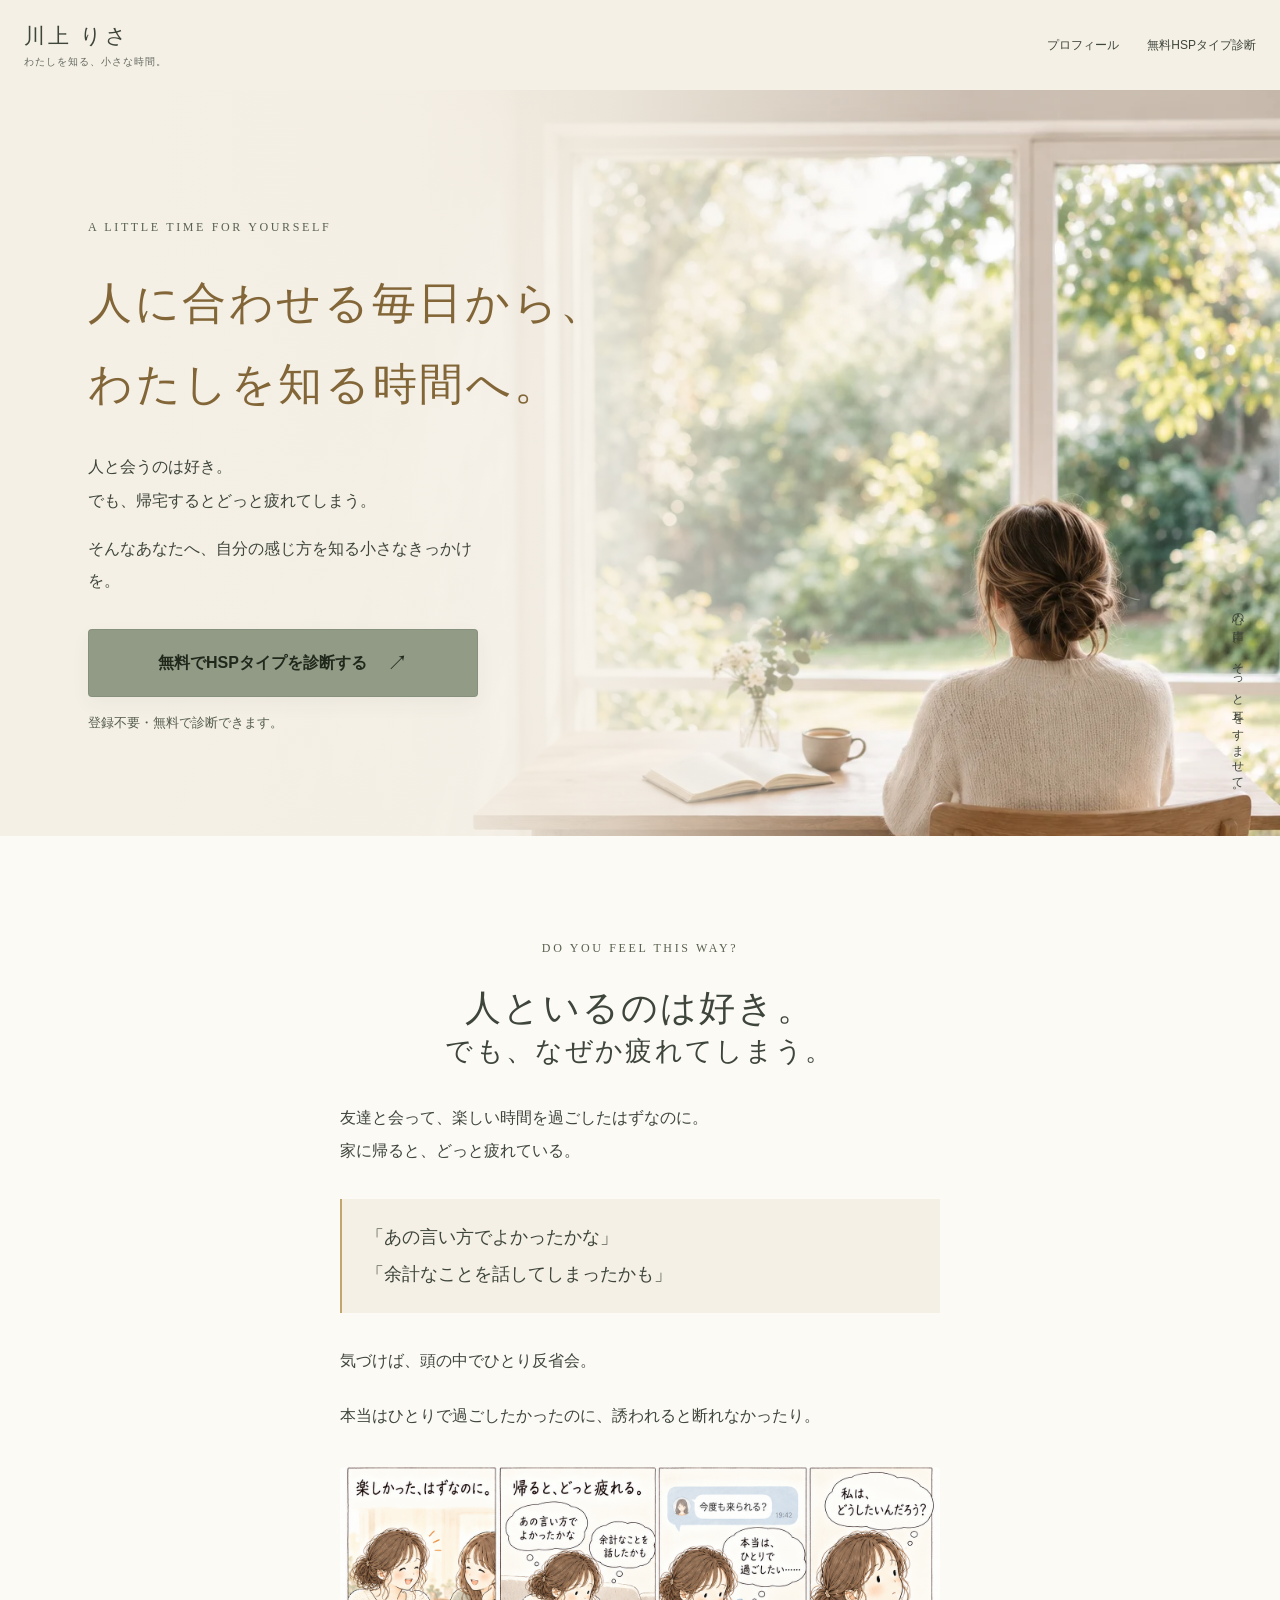
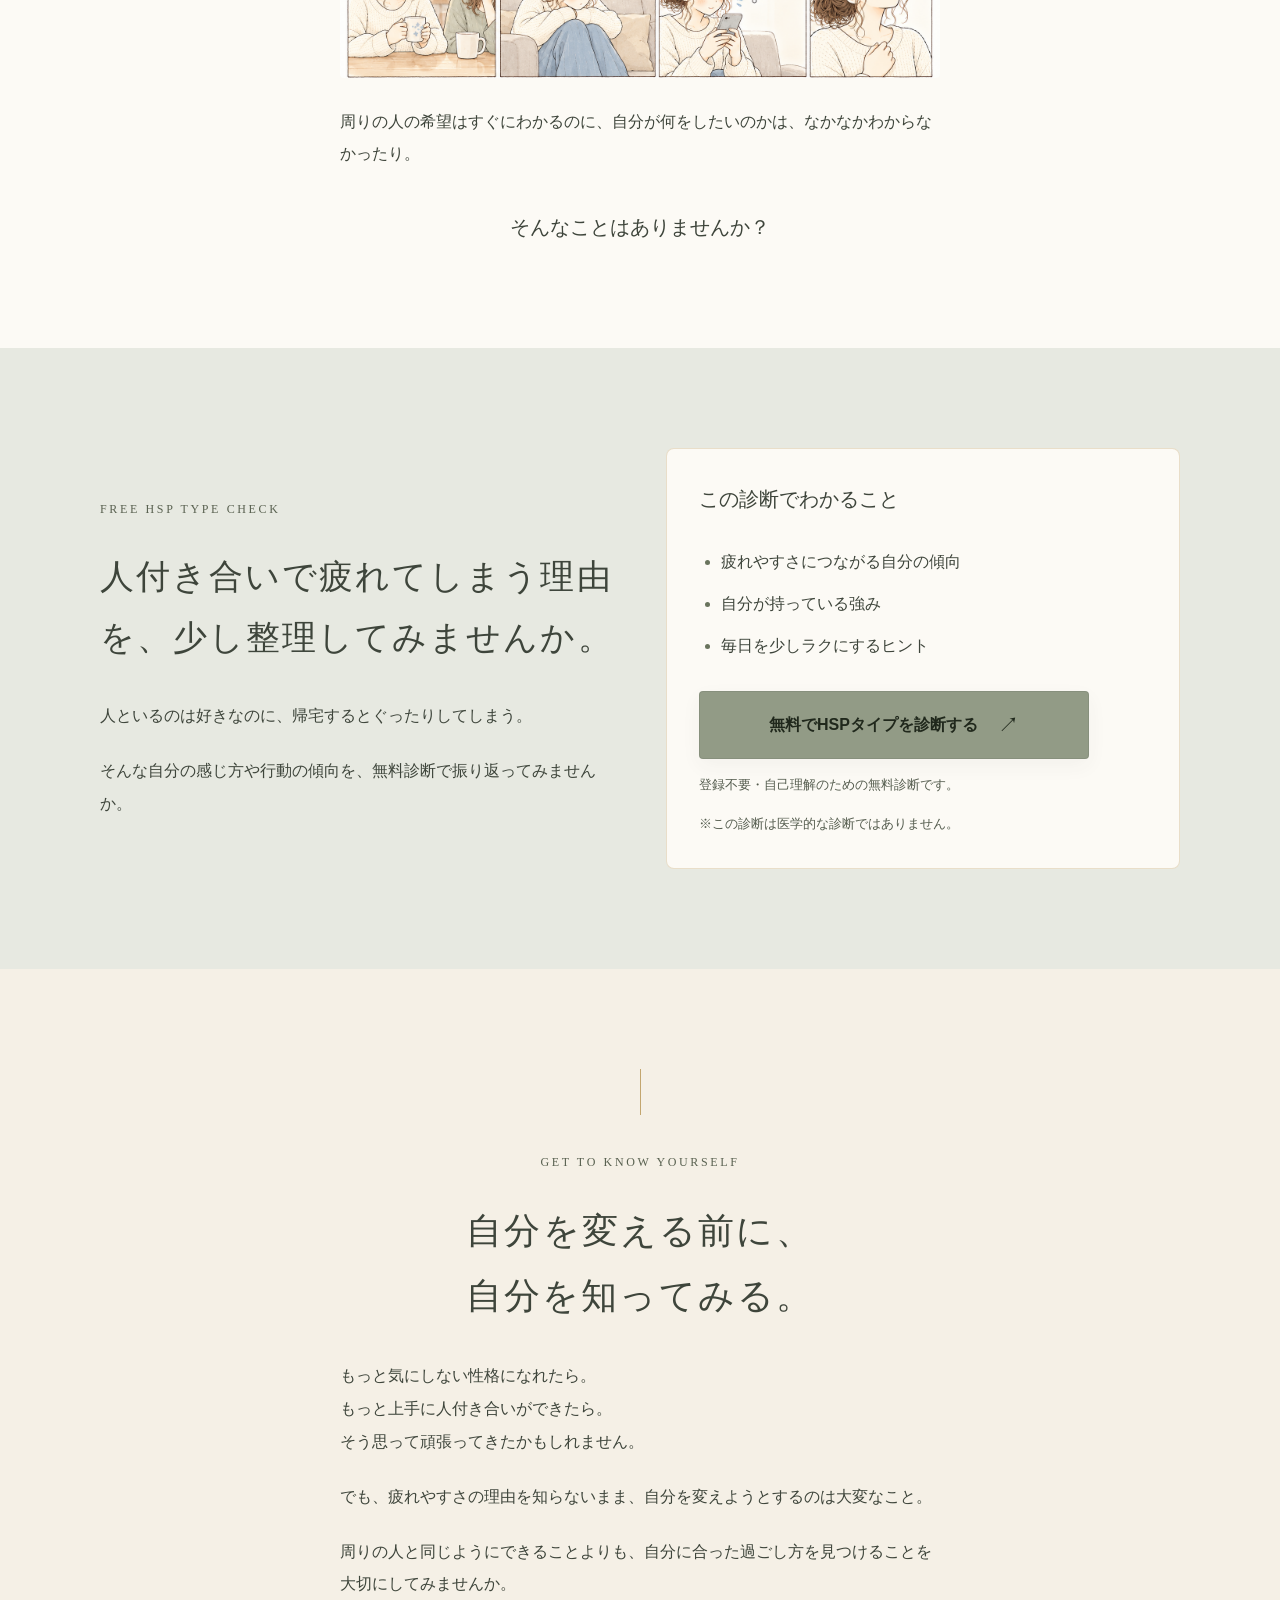
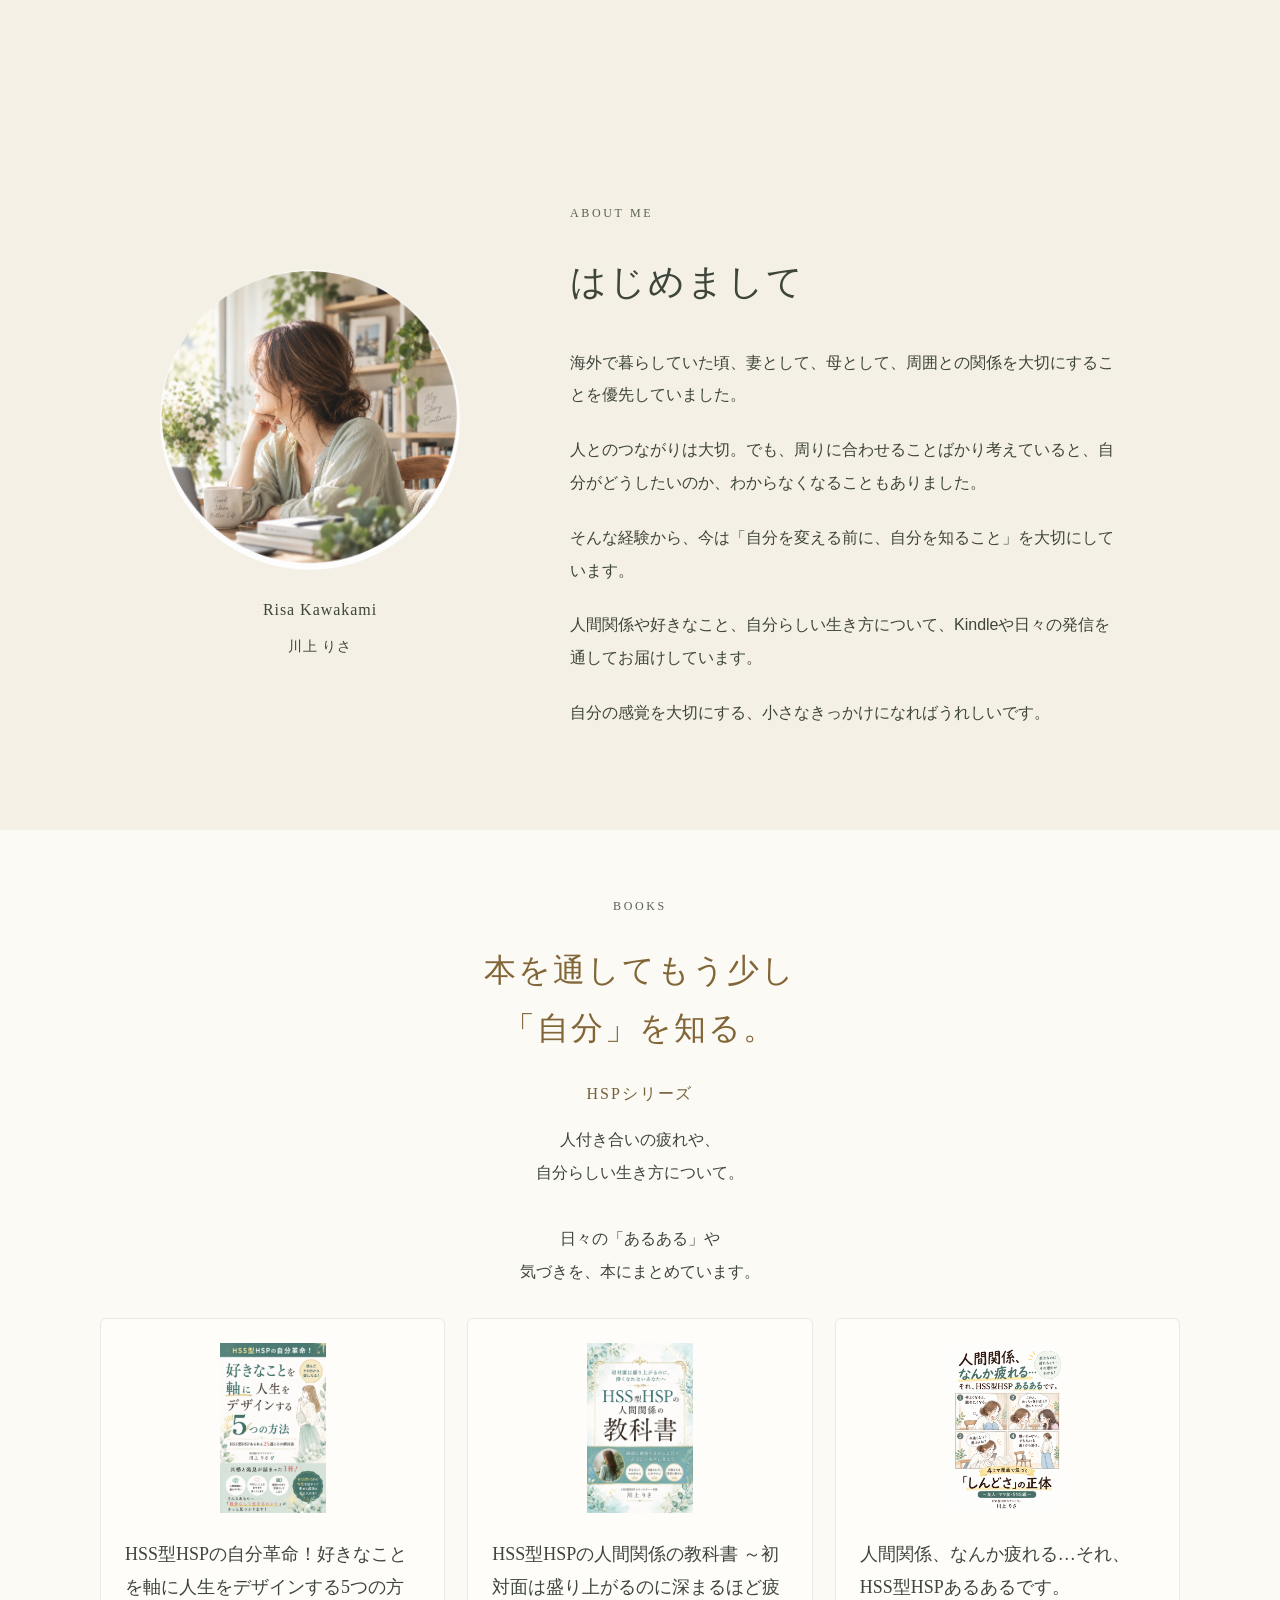
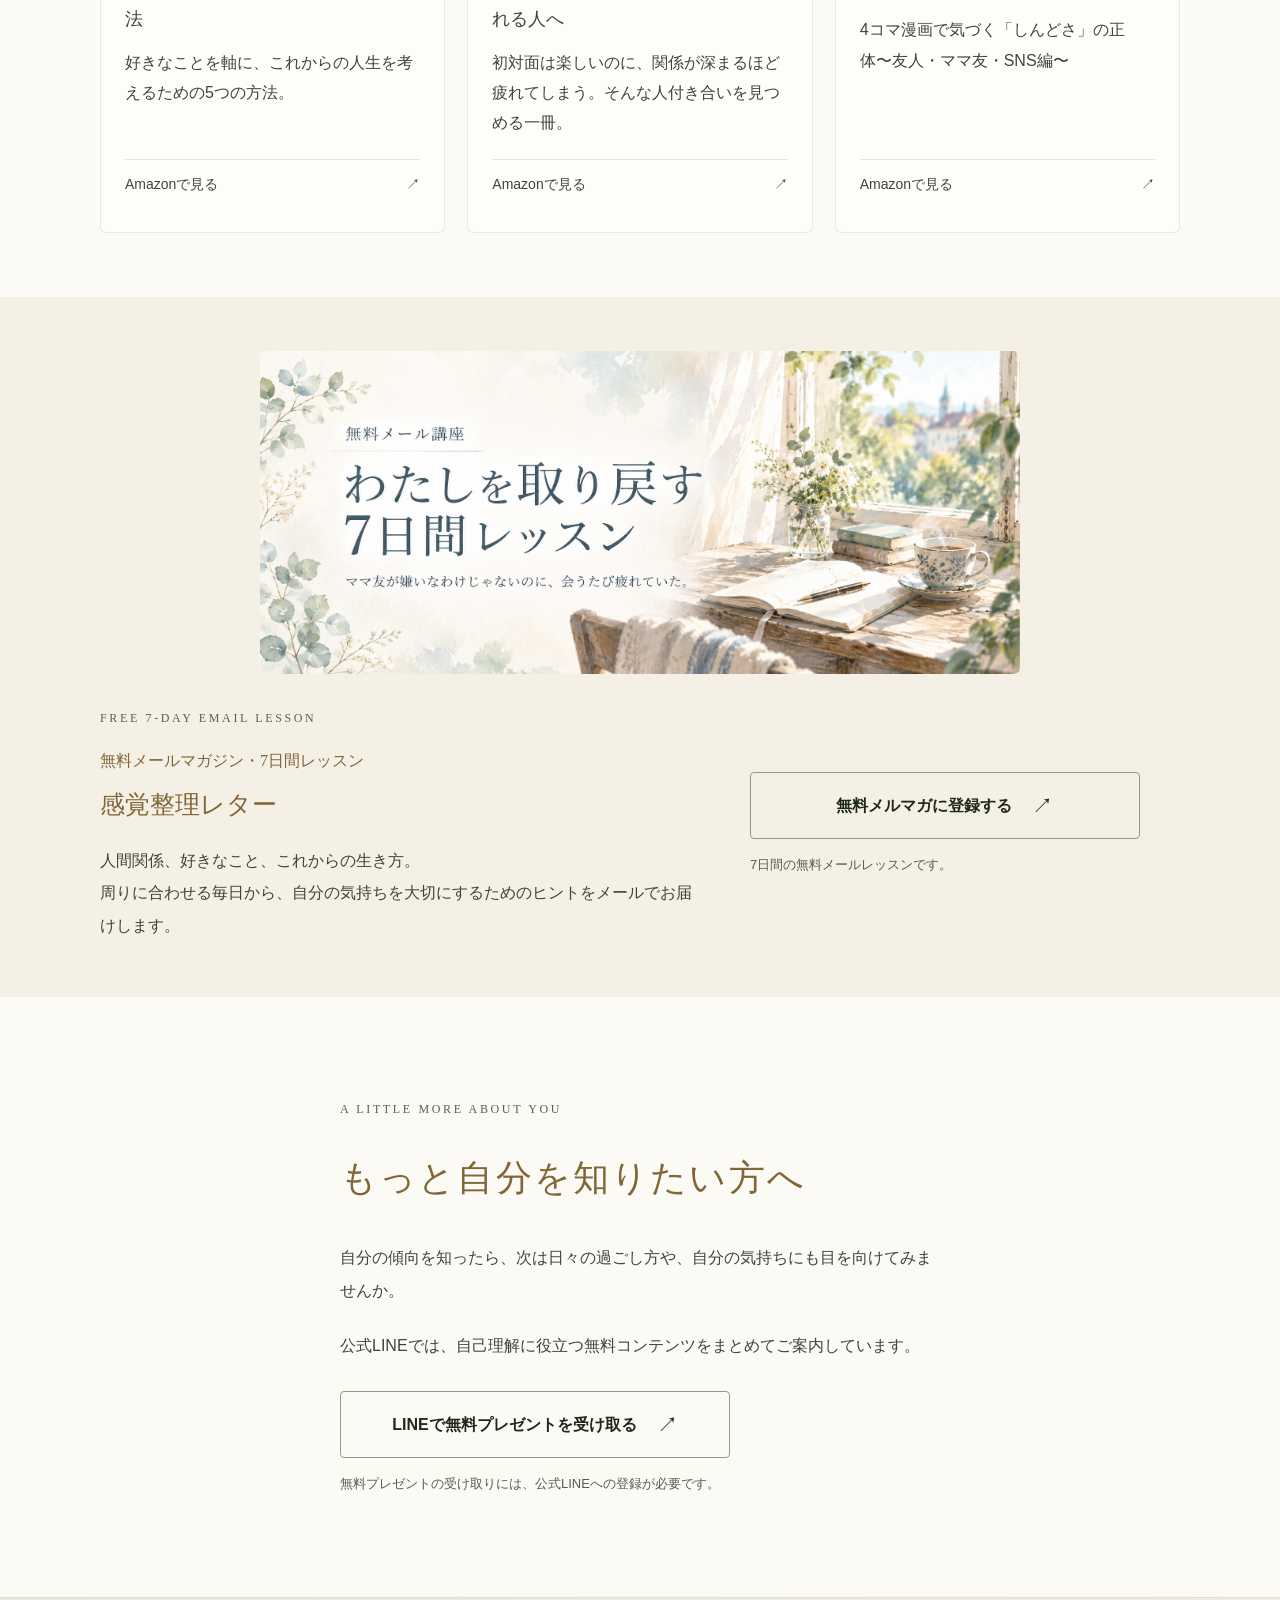
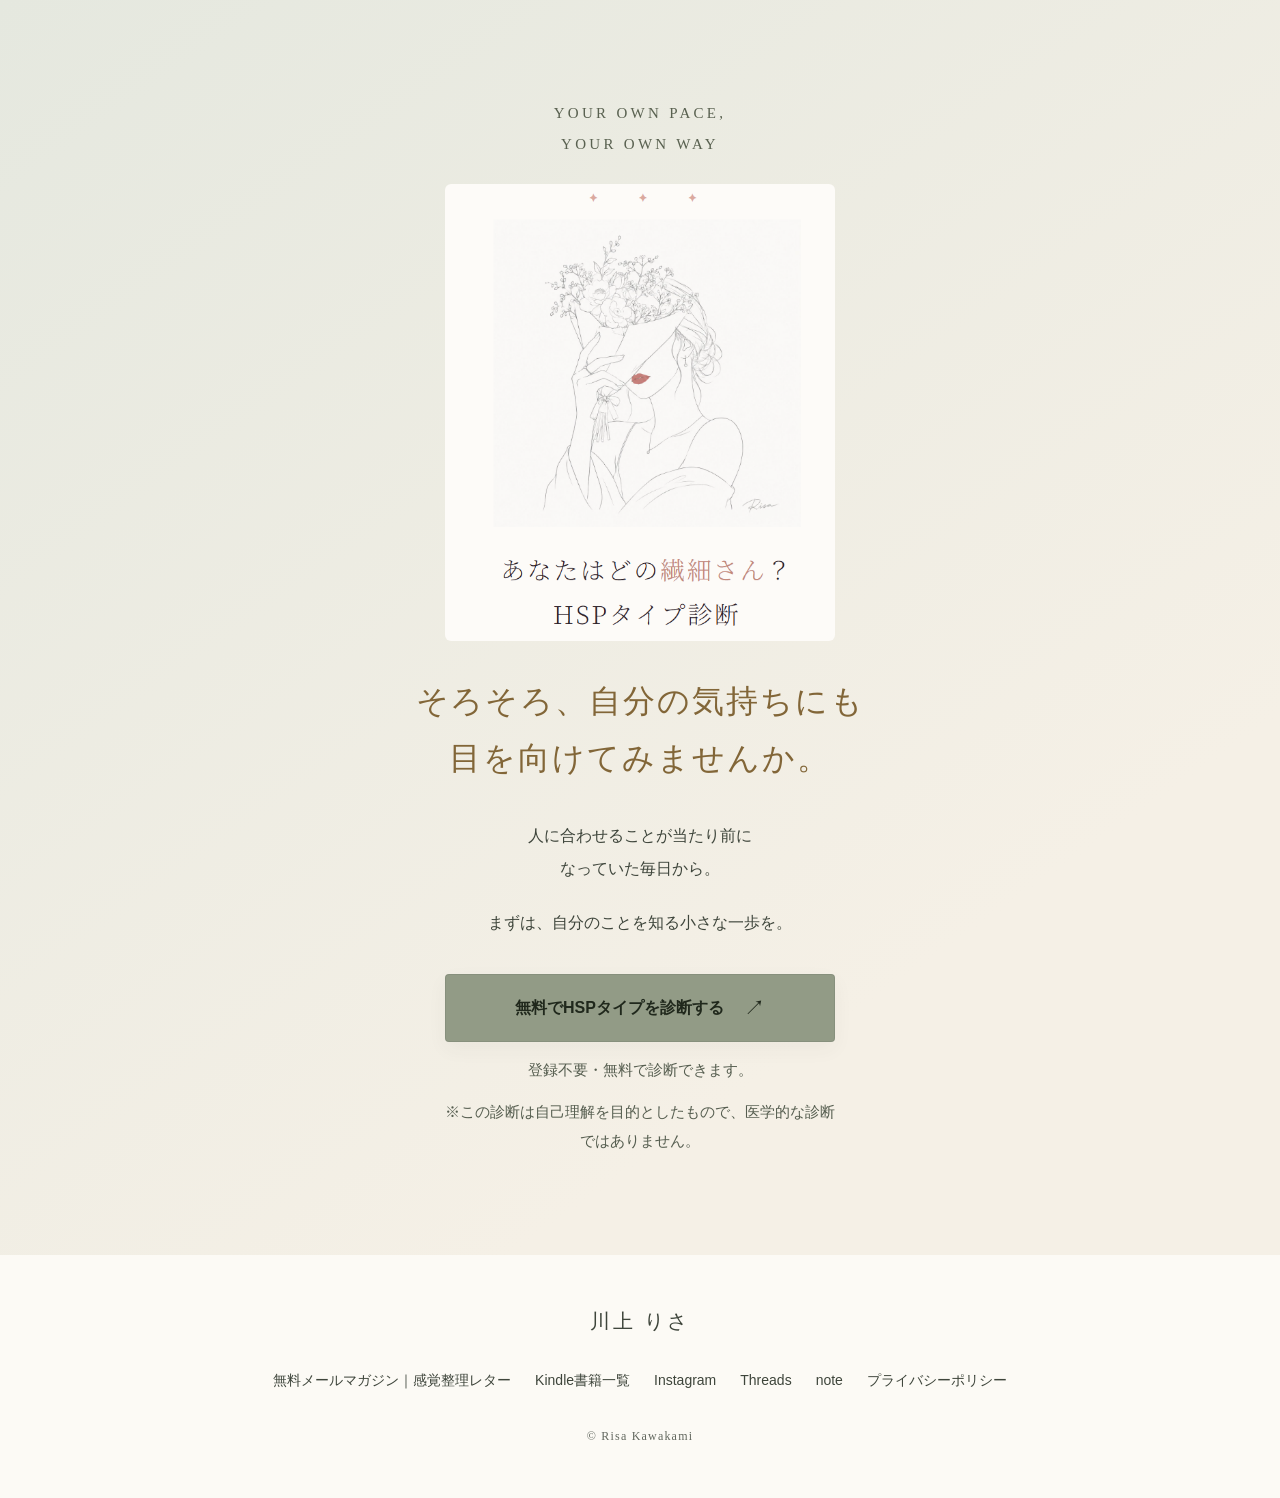
<file: index.html>
<!DOCTYPE html>
<html lang="ja">
<head>
<!-- Google tag (gtag.js) -->
<script async src="https://www.googletagmanager.com/gtag/js?id=G-CVSY7JMP3Z">
</script>
<script>
  window.dataLayer = window.dataLayer || [];
  function gtag(){dataLayer.push(arguments);}
  gtag('js', new Date());
  gtag('config', 'G-CVSY7JMP3Z');
</script>
<meta charset="UTF-8">
<meta name="viewport" content="width=device-width, initial-scale=1.0">
<title>川上りさ｜人に合わせる毎日から、わたしを知る時間へ。</title>
<meta name="description" content="気を遣いすぎる理由も、あなたが持っている強みも。無料HSPタイプ診断をきっかけに、自分に合った過ごし方を見つけてみませんか。登録不要・無料で診断できます。">
<link rel="stylesheet" href="assets/lp.css">
</head>
<body>
<a class="skip" href="#main">本文へスキップ</a>
<header class="header">
<a class="brand" href="./">川上 りさ<span>わたしを知る、小さな時間。</span>
</a>
<nav aria-label="メインナビゲーション">
<a href="#about">プロフィール</a>
<a href="https://risa-hsp-shindan.vercel.app/" target="_blank" rel="noopener">無料HSPタイプ診断</a>
</nav>
</header>
<main id="main">
<section class="hero" aria-labelledby="hero-title">
<!-- 写真差し替え箇所。既存の窓辺の写真を再利用。位置調整は lp.css の .hero-photo。 -->
<img class="hero-photo" src="images/hero-window-back.webp" width="1536" height="1024" alt="窓辺の本とマグカップを前に、ルーズなお団子髪の女性が静かに座る後ろ姿" fetchpriority="high">
<div class="hero-content">
<p class="eyebrow">A LITTLE TIME FOR YOURSELF</p>
<h1 id="hero-title">人に合わせる毎日から、<br>わたしを知る時間へ。</h1>
<p class="hero-lead">人と会うのは好き。<br>でも、帰宅するとどっと疲れてしまう。</p>
<p class="hero-invitation">そんなあなたへ、自分の感じ方を知る小さなきっかけを。</p>
<a class="cta" href="https://risa-hsp-shindan.vercel.app/" target="_blank" rel="noopener">無料でHSPタイプを診断する<span aria-hidden="true">↗</span>
</a>
<p class="note">登録不要・無料で診断できます。</p>
</div>
<span class="hero-caption" aria-hidden="true">心の声に、そっと耳をすませて。</span>
</section>
<section class="section empathy">
<div class="reading">
<p class="eyebrow">DO YOU FEEL THIS WAY?</p>
<h2>人といるのは好き。<span class="empathy-subtitle">でも、なぜか疲れてしまう。</span></h2>
<p>友達と会って、楽しい時間を過ごしたはずなのに。<br>家に帰ると、どっと疲れている。</p>
<blockquote>「あの言い方でよかったかな」<br>「余計なことを話してしまったかも」</blockquote>
<p>気づけば、頭の中でひとり反省会。</p>
<p>本当はひとりで過ごしたかったのに、誘われると断れなかったり。</p>
<div class="empathy-comic-frame"><img class="empathy-comic" src="images/8091f002-a04f-476c-a7d9-faf60ca5720d.png" width="1536" height="1024" alt="楽しい時間の後の疲れ、ひとり反省会、誘いを断れない気持ち、自分の希望への戸惑いを描いた4コマ漫画" loading="lazy"></div>
<p class="comic-afterword">周りの人の希望はすぐにわかるのに、自分が何をしたいのかは、なかなかわからなかったり。</p>
<p class="question">そんなことはありませんか？</p>
</div>
</section>
<section class="section diagnosis-intro" id="diagnosis">
<div class="container diagnosis-intro-grid">
<div><p class="eyebrow">FREE HSP TYPE CHECK</p>
<h2>人付き合いで疲れてしまう理由を、少し整理してみませんか。</h2>
<p>人といるのは好きなのに、帰宅するとぐったりしてしまう。</p>
<p>そんな自分の感じ方や行動の傾向を、無料診断で振り返ってみませんか。</p></div>
<div class="diagnosis-intro-card">
<!-- ご本人から提供された診断結果の傾向説明・素敵なところ・毎日を楽にするコツに対応。 -->
<h3>この診断でわかること</h3>
<ul class="diagnosis-points"><li>疲れやすさにつながる自分の傾向</li><li>自分が持っている強み</li><li>毎日を少しラクにするヒント</li></ul>
<a class="cta" href="https://risa-hsp-shindan.vercel.app/" target="_blank" rel="noopener">無料でHSPタイプを診断する<span aria-hidden="true">↗</span></a>
<p class="note">登録不要・自己理解のための無料診断です。</p>
<p class="note">※この診断は医学的な診断ではありません。</p>
</div></div></section>
<section class="section awareness">
<div class="reading">
<p class="eyebrow">GET TO KNOW YOURSELF</p>
<h2>自分を変える前に、<br>自分を知ってみる。</h2>
<p>もっと気にしない性格になれたら。<br>もっと上手に人付き合いができたら。<br>そう思って頑張ってきたかもしれません。</p>
<p>でも、疲れやすさの理由を知らないまま、自分を変えようとするのは大変なこと。</p>
<p>周りの人と同じようにできることよりも、自分に合った過ごし方を見つけることを大切にしてみませんか。</p>
</div>
</section>
<section class="section about" id="about">
<div class="container about-grid">
<div class="portrait">
<img src="images/%E5%90%8D%E7%A7%B0%E6%9C%AA%E8%A8%AD%E5%AE%9A%E3%81%AE%E3%83%87%E3%82%B6%E3%82%A4%E3%83%B3%20%281%29.png" width="1254" height="1254" alt="窓辺でくつろぐ川上りさのプロフィール写真" loading="lazy">
<p>Risa Kawakami<span>川上 りさ</span>
</p>
</div>
<div>
<p class="eyebrow">ABOUT ME</p>
<h2>はじめまして</h2>
<p>海外で暮らしていた頃、妻として、母として、周囲との関係を大切にすることを優先していました。</p>
<p>人とのつながりは大切。でも、周りに合わせることばかり考えていると、自分がどうしたいのか、わからなくなることもありました。</p>
<p>そんな経験から、今は「自分を変える前に、自分を知ること」を大切にしています。</p>
<p>人間関係や好きなこと、自分らしい生き方について、Kindleや日々の発信を通してお届けしています。</p>
<p>自分の感覚を大切にする、小さなきっかけになればうれしいです。</p>
</div>
</div>
</section>
<section class="section books" id="books">
<div class="container">
<p class="eyebrow">BOOKS</p>
<h2 class="books-title">本を通してもう少し<br>「自分」を知る。</h2>
<p class="series-label">HSPシリーズ</p>
<p class="section-lead">人付き合いの疲れや、<br>自分らしい生き方について。<br><br>日々の「あるある」や<br>気づきを、本にまとめています。</p>
<!-- ご本人がアップロードした表紙を、正式書名・ASINの順に配置。 -->
<div class="book-grid">
<article class="book-card" data-asin="B0DTSF2G6L">
<a class="book-cover-link" href="https://www.amazon.co.jp/dp/B0DTSF2G6L" target="_blank" rel="noopener"><img class="book-cover" src="images/%E5%90%8D%E7%A7%B0%E6%9C%AA%E8%A8%AD%E5%AE%9A%E3%81%AE%E3%83%87%E3%82%B6%E3%82%A4%E3%83%B3%20%281%29.jpg" width="2356" height="3767" alt="HSS型HSPの自分革命！好きなことを軸に人生をデザインする5つの方法の表紙" loading="lazy"></a>
<div class="book-body"><h3>HSS型HSPの自分革命！好きなことを軸に人生をデザインする5つの方法</h3><p>好きなことを軸に、これからの人生を考えるための5つの方法。</p>
<a class="book-link" href="https://www.amazon.co.jp/dp/B0DTSF2G6L" target="_blank" rel="noopener" aria-label="HSS型HSPの自分革命！をAmazonで見る">Amazonで見る <span aria-hidden="true">↗</span></a></div>
</article>
<article class="book-card" data-asin="B0G26DQ5MZ">
<a class="book-cover-link" href="https://www.amazon.co.jp/dp/B0G26DQ5MZ" target="_blank" rel="noopener"><img class="book-cover" src="images/%E5%90%8D%E7%A7%B0%E6%9C%AA%E8%A8%AD%E5%AE%9A%E3%81%AE%E3%83%87%E3%82%B6%E3%82%A4%E3%83%B3.jpg" width="992" height="1586" alt="HSS型HSPの人間関係の教科書の表紙" loading="lazy"></a>
<div class="book-body"><h3>HSS型HSPの人間関係の教科書 ～初対面は盛り上がるのに深まるほど疲れる人へ</h3><p>初対面は楽しいのに、関係が深まるほど疲れてしまう。そんな人付き合いを見つめる一冊。</p>
<a class="book-link" href="https://www.amazon.co.jp/dp/B0G26DQ5MZ" target="_blank" rel="noopener" aria-label="HSS型HSPの人間関係の教科書をAmazonで見る">Amazonで見る <span aria-hidden="true">↗</span></a></div>
</article>
<article class="book-card book-new" data-asin="B0HP9CK1RC">
<a class="book-cover-link" href="https://www.amazon.co.jp/dp/B0HP9CK1RC" target="_blank" rel="noopener"><img class="book-cover" src="images/%E8%A1%A8%E7%B4%99_Kindle%E7%94%A8.jpg" width="1707" height="2560" alt="人間関係、なんか疲れる…それ、HSS型HSPあるあるです。の表紙" loading="lazy"></a>
<div class="book-body"><h3>人間関係、なんか疲れる…それ、HSS型HSPあるあるです。</h3><p>4コマ漫画で気づく「しんどさ」の正体〜友人・ママ友・SNS編〜</p>
<a class="book-link" href="https://www.amazon.co.jp/dp/B0HP9CK1RC" target="_blank" rel="noopener" aria-label="人間関係、なんか疲れる…それ、HSS型HSPあるあるです。をAmazonで見る">Amazonで見る <span aria-hidden="true">↗</span></a></div>
</article>
</div></div></section>
<section class="section newsletter" id="newsletter">
<div class="container">
<a href="https://www.reservestock.jp/subscribe/348241" target="_blank" rel="noopener" aria-label="無料7日間メールレッスンに登録する"><img class="newsletter-banner" src="images/3b647b8e-da01-4126-99b4-f4cc9af961c1.png" width="1923" height="817" alt="無料メール講座 わたしを取り戻す7日間レッスン" loading="lazy"></a>
<div class="newsletter-card">
<div><p class="eyebrow">FREE 7-DAY EMAIL LESSON</p>
<h3><span>無料メールマガジン・7日間レッスン</span>感覚整理レター</h3>
<p>人間関係、好きなこと、これからの生き方。<br>周りに合わせる毎日から、自分の気持ちを大切にするためのヒントをメールでお届けします。</p></div>
<div class="newsletter-action"><a class="cta cta-secondary" href="https://www.reservestock.jp/subscribe/348241" target="_blank" rel="noopener">無料メルマガに登録する<span aria-hidden="true">↗</span></a><p class="note">7日間の無料メールレッスンです。</p></div>
</div></div></section>
<section class="section line-gifts" id="line-gifts">
<div class="reading">
<p class="eyebrow">A LITTLE MORE ABOUT YOU</p>
<h2>もっと自分を知りたい方へ</h2>
<p>自分の傾向を知ったら、次は日々の過ごし方や、自分の気持ちにも目を向けてみませんか。</p>
<p>公式LINEでは、自己理解に役立つ無料コンテンツをまとめてご案内しています。</p>
<a class="cta cta-secondary" href="https://lin.ee/txWtYjyz" target="_blank" rel="noopener">LINEで無料プレゼントを受け取る<span aria-hidden="true">↗</span></a>
<p class="note">無料プレゼントの受け取りには、公式LINEへの登録が必要です。</p>
</div>
</section>
<section class="section closing">
<div class="reading">
<p class="eyebrow">YOUR OWN PACE,<br>YOUR OWN WAY</p>
<a class="diagnosis-art-link" href="https://risa-hsp-shindan.vercel.app/" target="_blank" rel="noopener" aria-label="無料HSPタイプ診断を新しいタブで開く"><img class="diagnosis-art" src="images/%E3%82%B9%E3%82%AF%E3%83%AA%E3%83%BC%E3%83%B3%E3%82%B7%E3%83%A7%E3%83%83%E3%83%88%202026-10-26%20160124.png" width="571" height="669" alt="あなたはどの繊細さん？ HSPタイプ診断" loading="lazy"></a>
<h2>そろそろ、自分の気持ちにも<br>目を向けてみませんか。</h2>
<p>人に合わせることが当たり前に<br>なっていた毎日から。</p>
<p>まずは、自分のことを知る小さな一歩を。</p>
<a class="cta" href="https://risa-hsp-shindan.vercel.app/" target="_blank" rel="noopener">無料でHSPタイプを診断する<span aria-hidden="true">↗</span>
</a>
<p class="note">登録不要・無料で診断できます。</p>
<p class="note">※この診断は自己理解を目的としたもので、医学的な診断ではありません。</p>
</div>
</section>
</main>
<footer>
<div class="container">
<p class="footer-name">川上 りさ</p>
<div class="footer-links">
<a href="https://www.reservestock.jp/subscribe/348241" target="_blank" rel="noopener">無料メールマガジン｜感覚整理レター</a>
<a href="https://www.amazon.co.jp/stores/author/B0DTTXQV2K/allbooks" target="_blank" rel="noopener">Kindle書籍一覧</a>
<a href="https://www.instagram.com/risa.art.fortune/" target="_blank" rel="noopener">Instagram</a>
<a href="https://www.threads.com/@risa.art.fortune" target="_blank" rel="noopener">Threads</a>
<a href="https://note.com/oracle_risa_art" target="_blank" rel="noopener">note</a>
<a href="privacy-policy.html">プライバシーポリシー</a>
</div>
<small>© Risa Kawakami</small>
</div>
</footer>
</body>
</html>
</file>
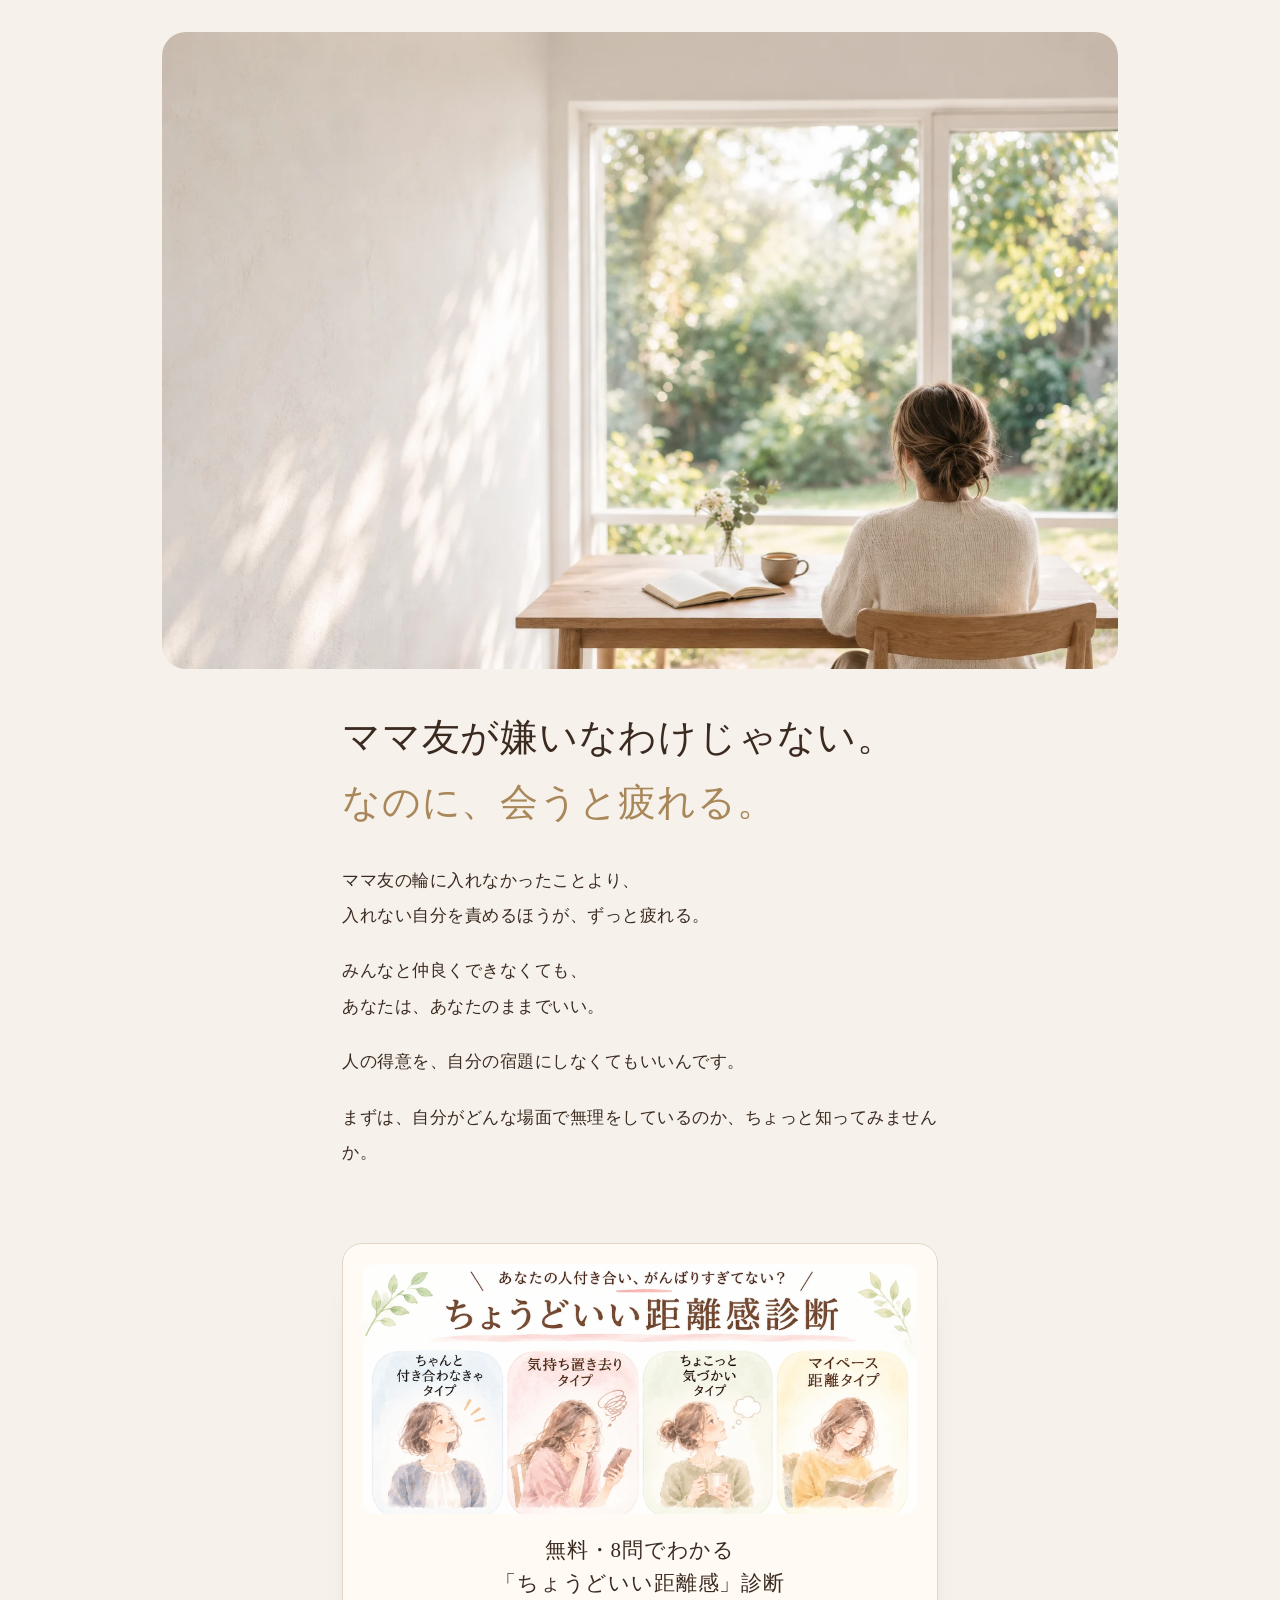
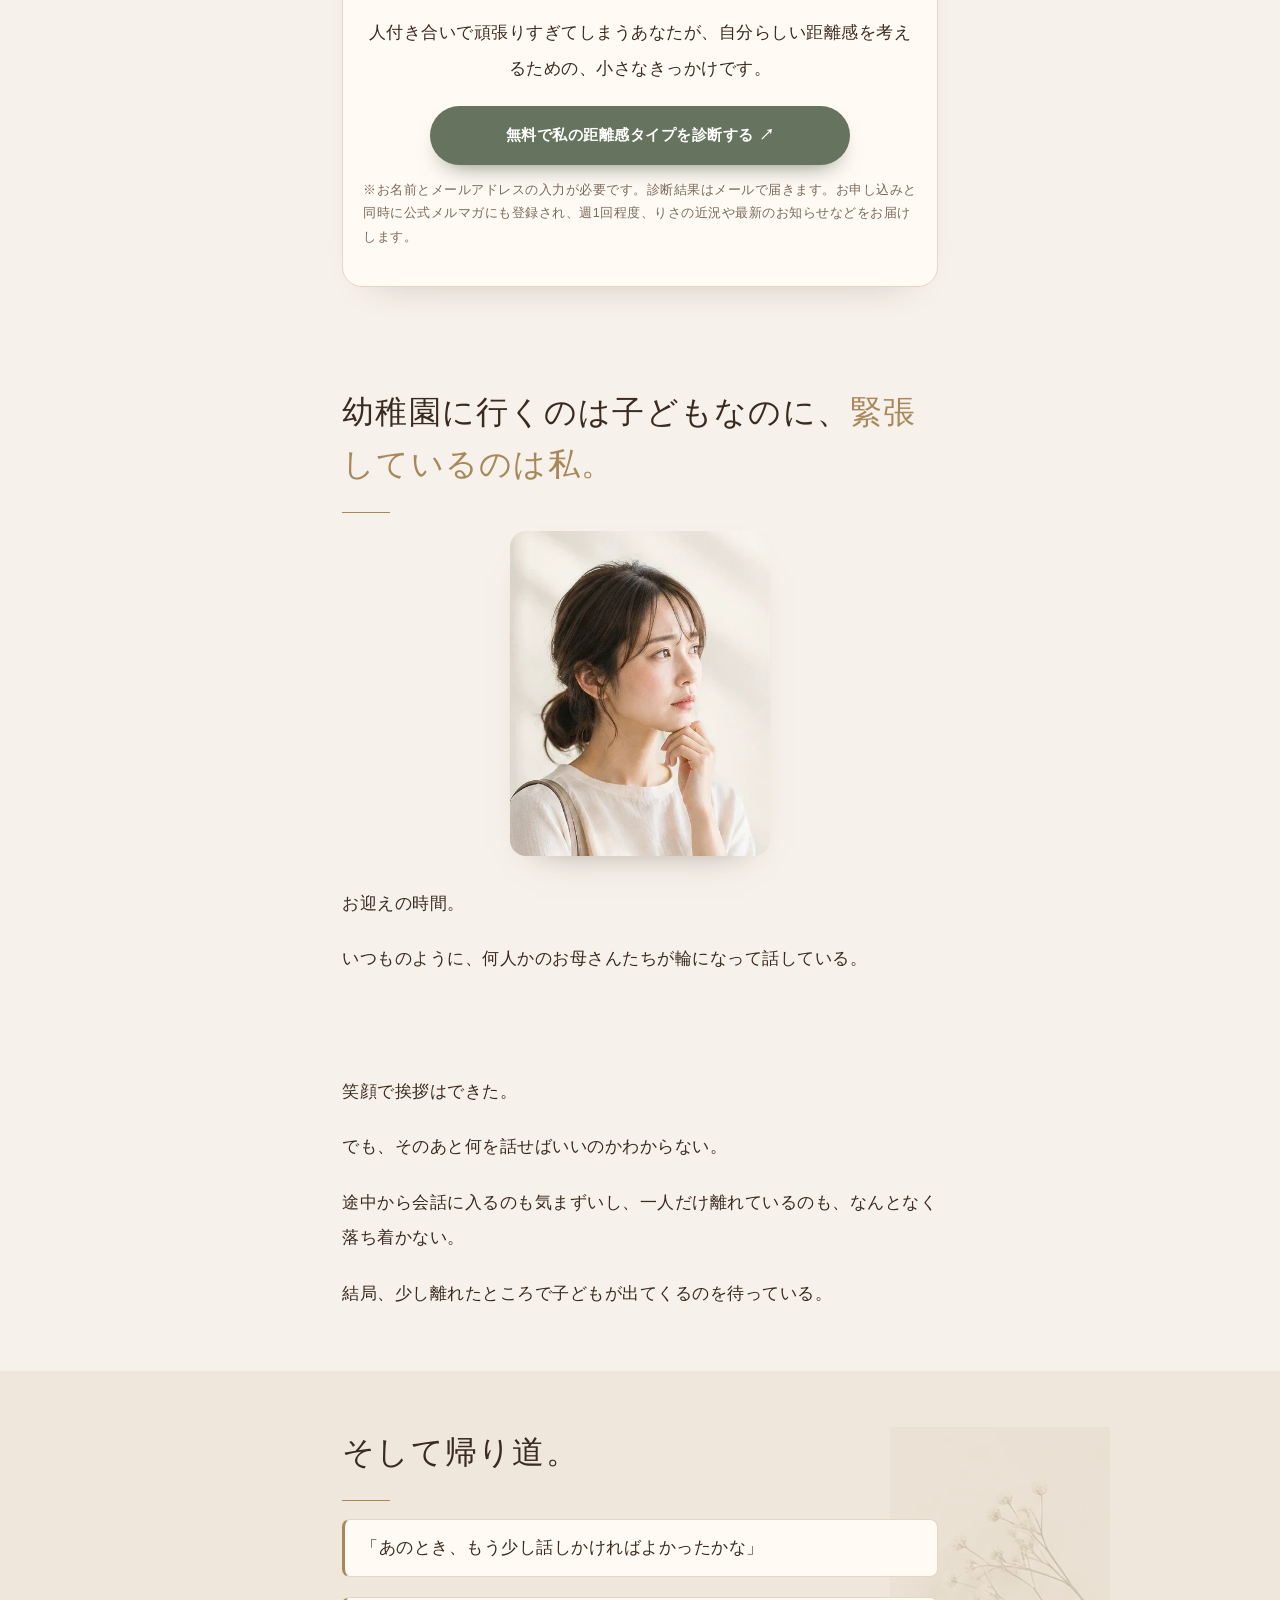
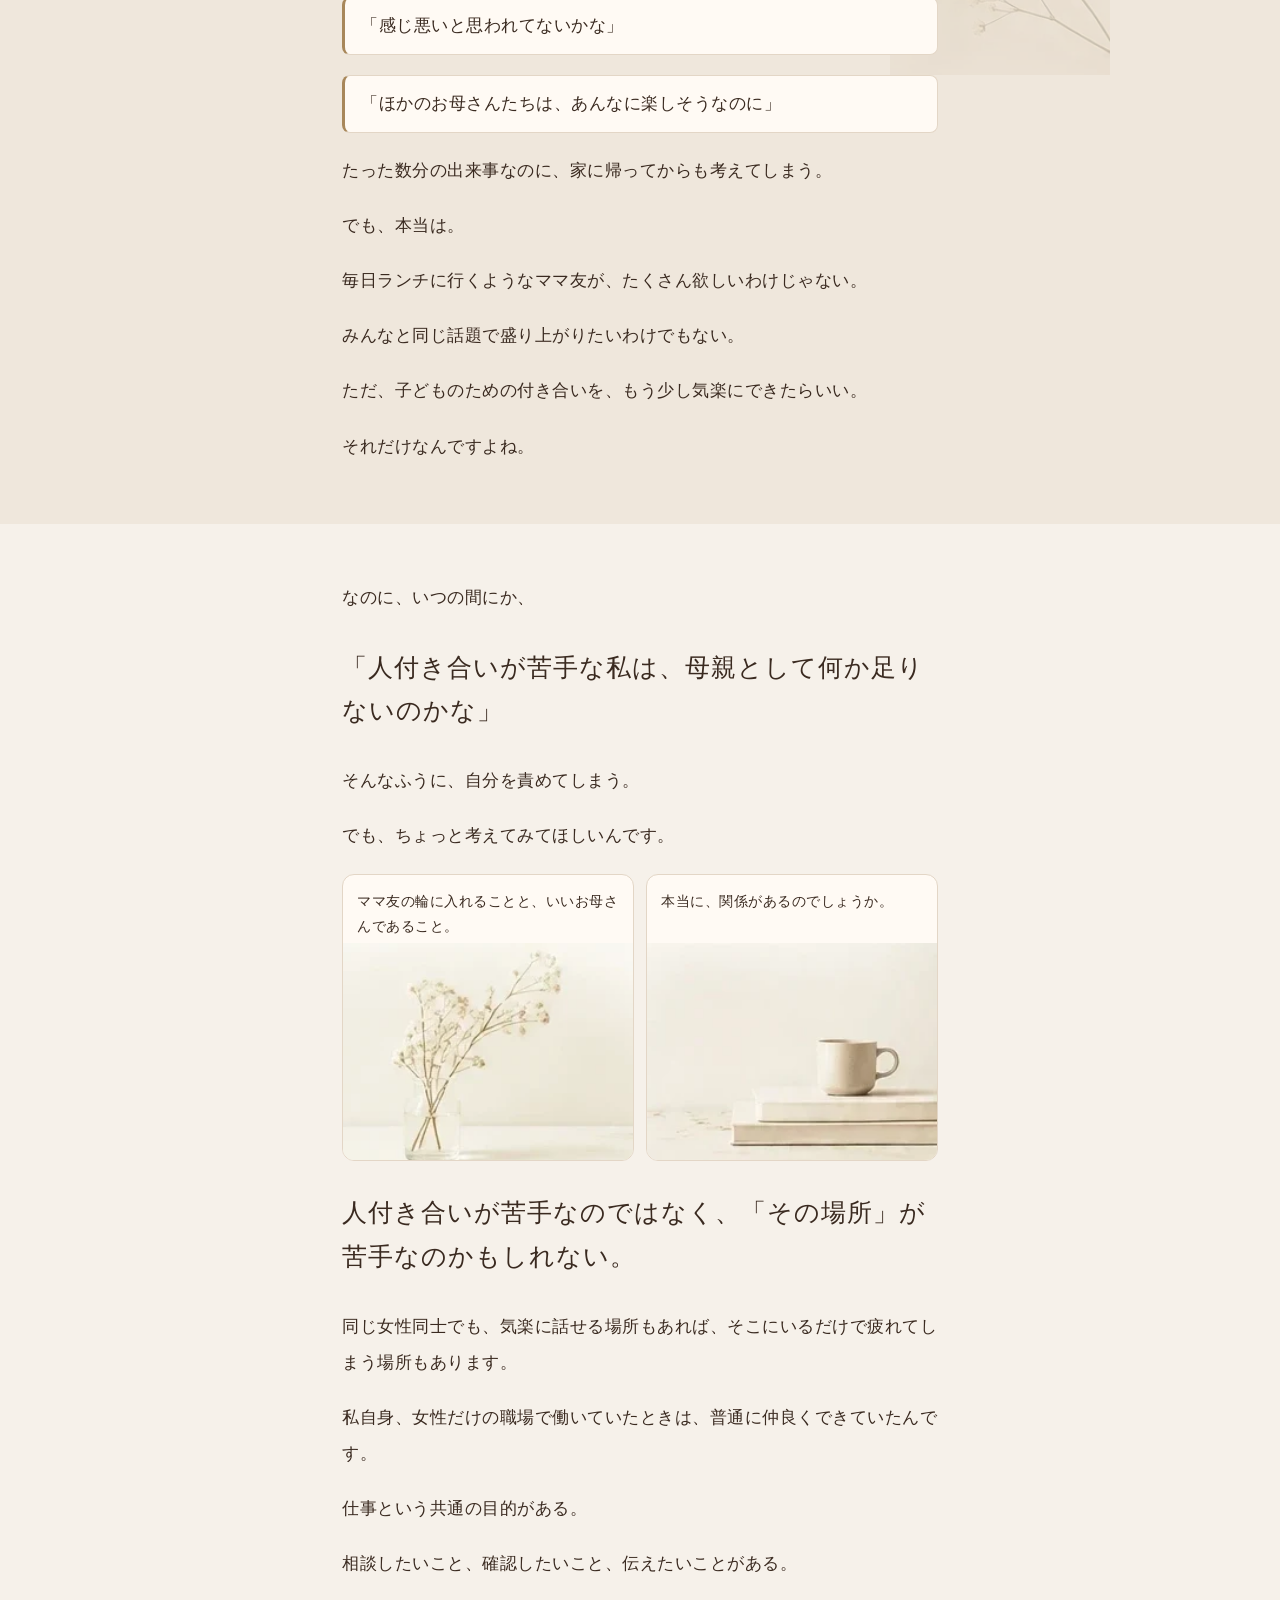
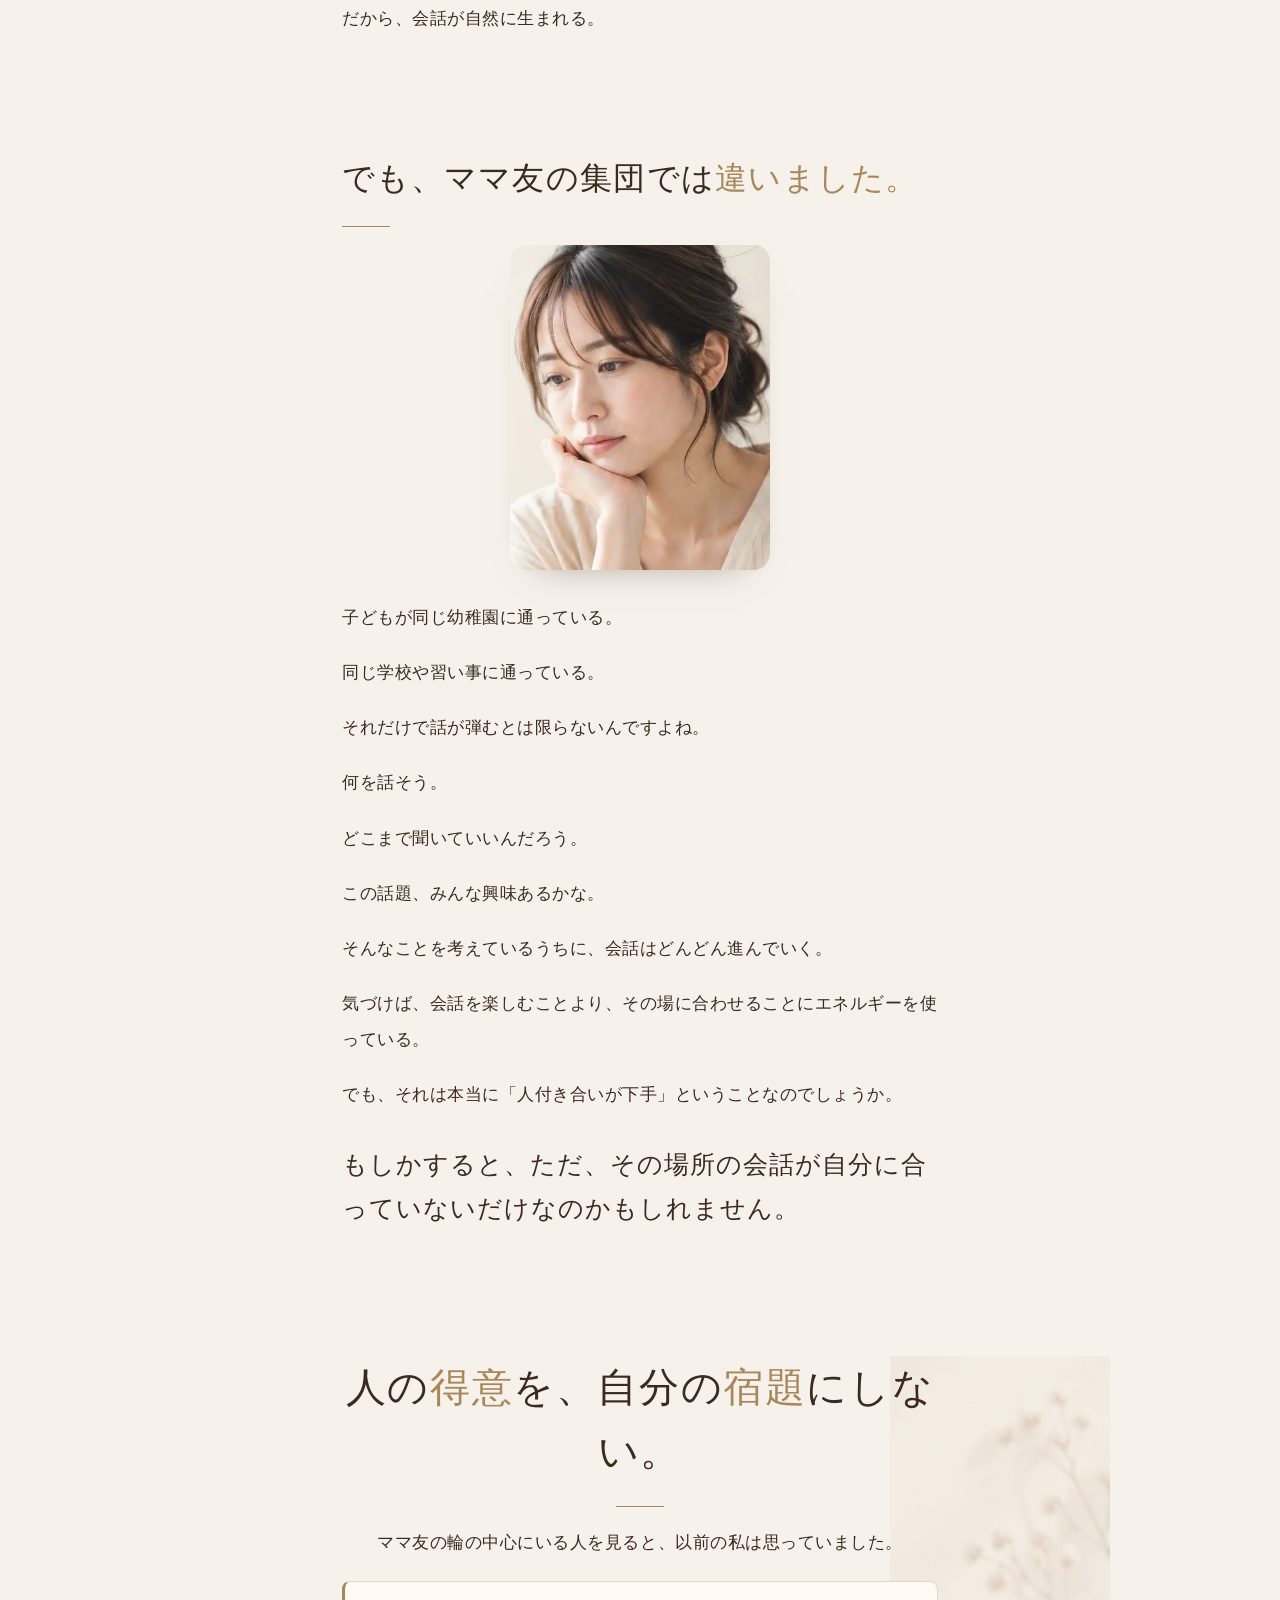
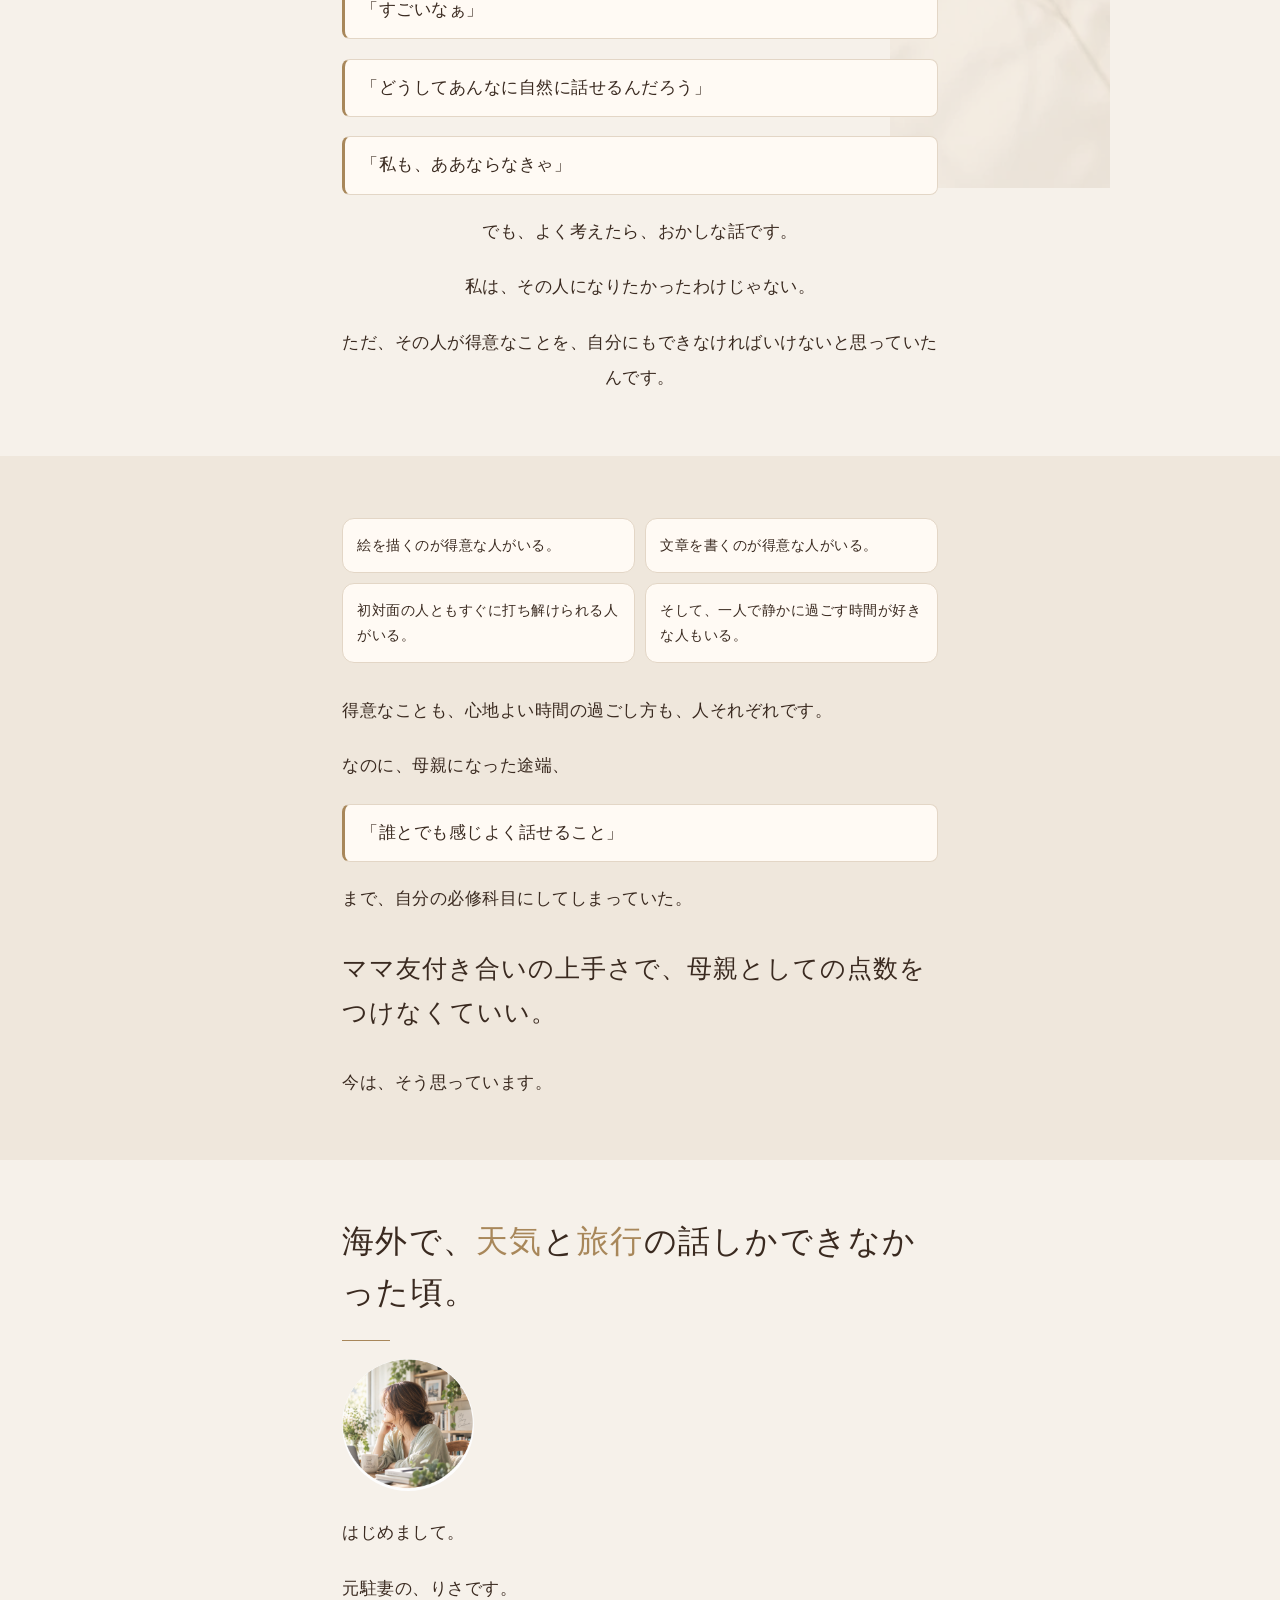
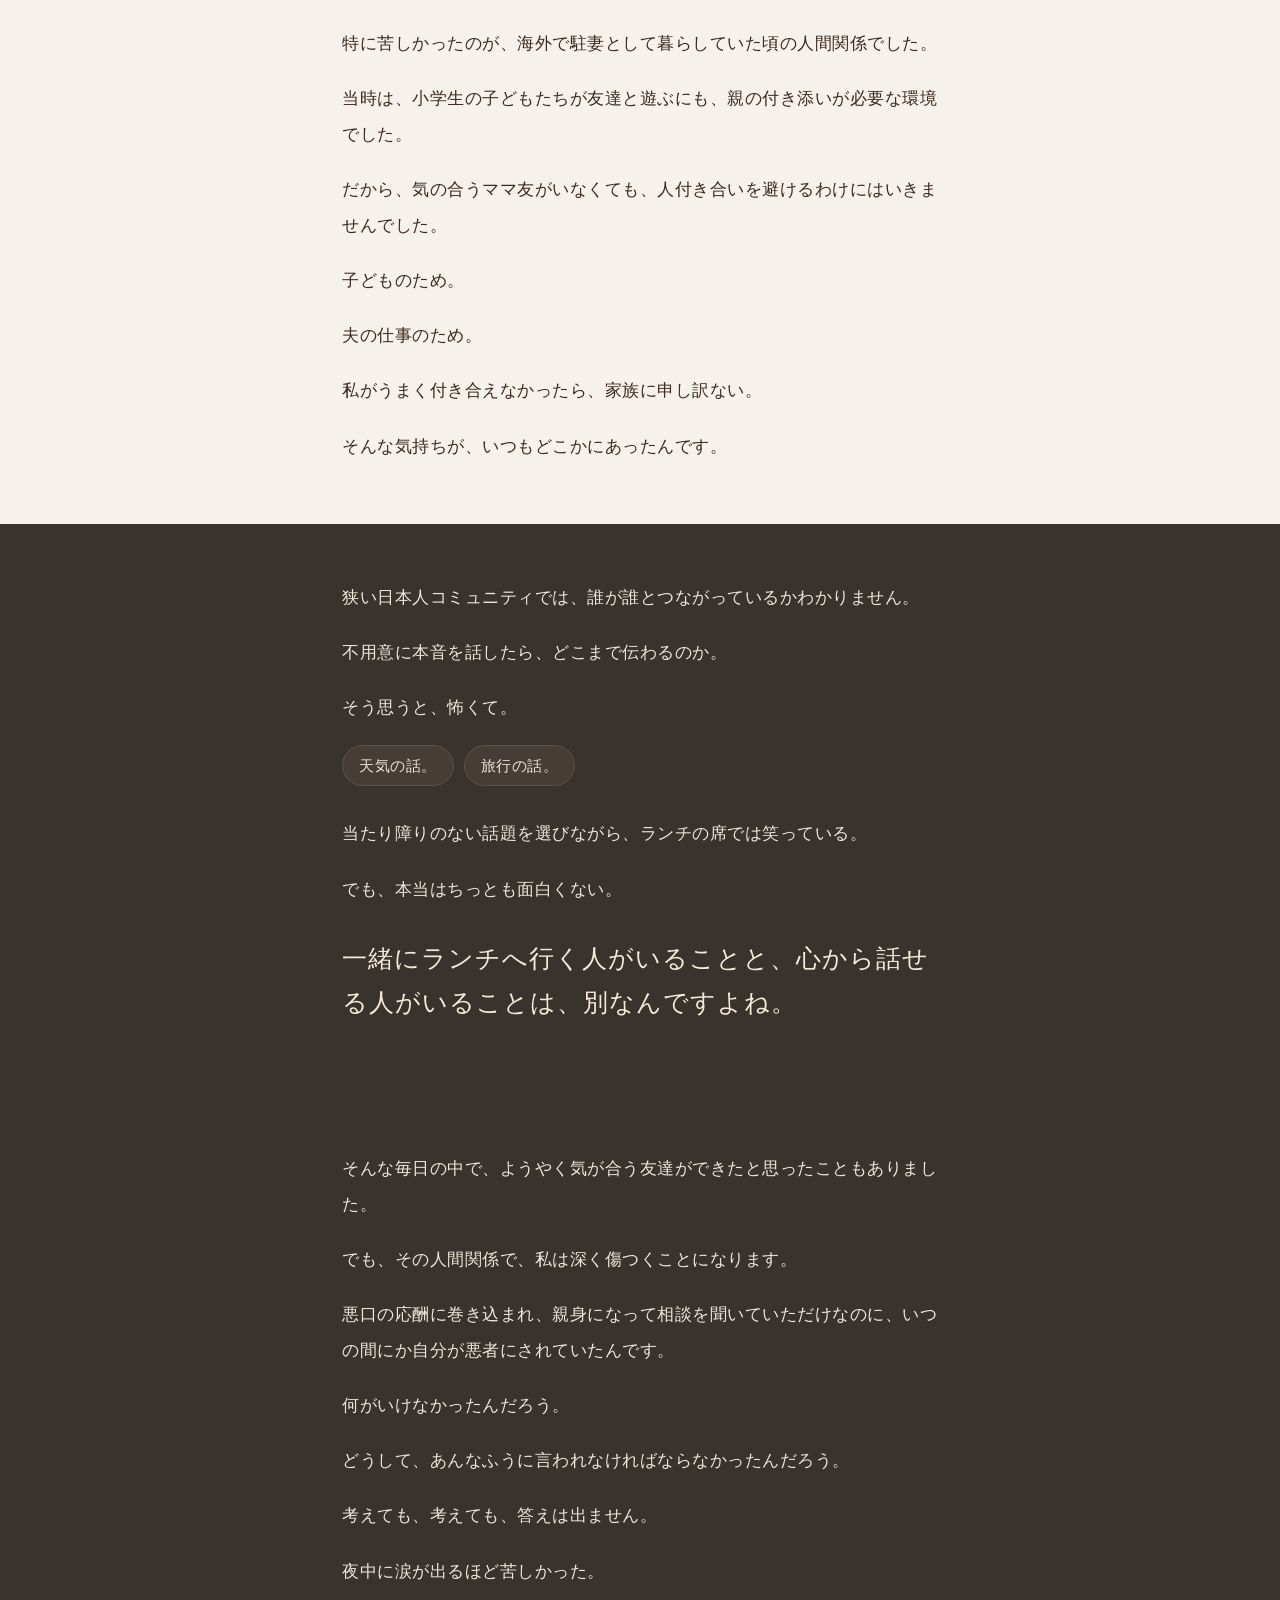
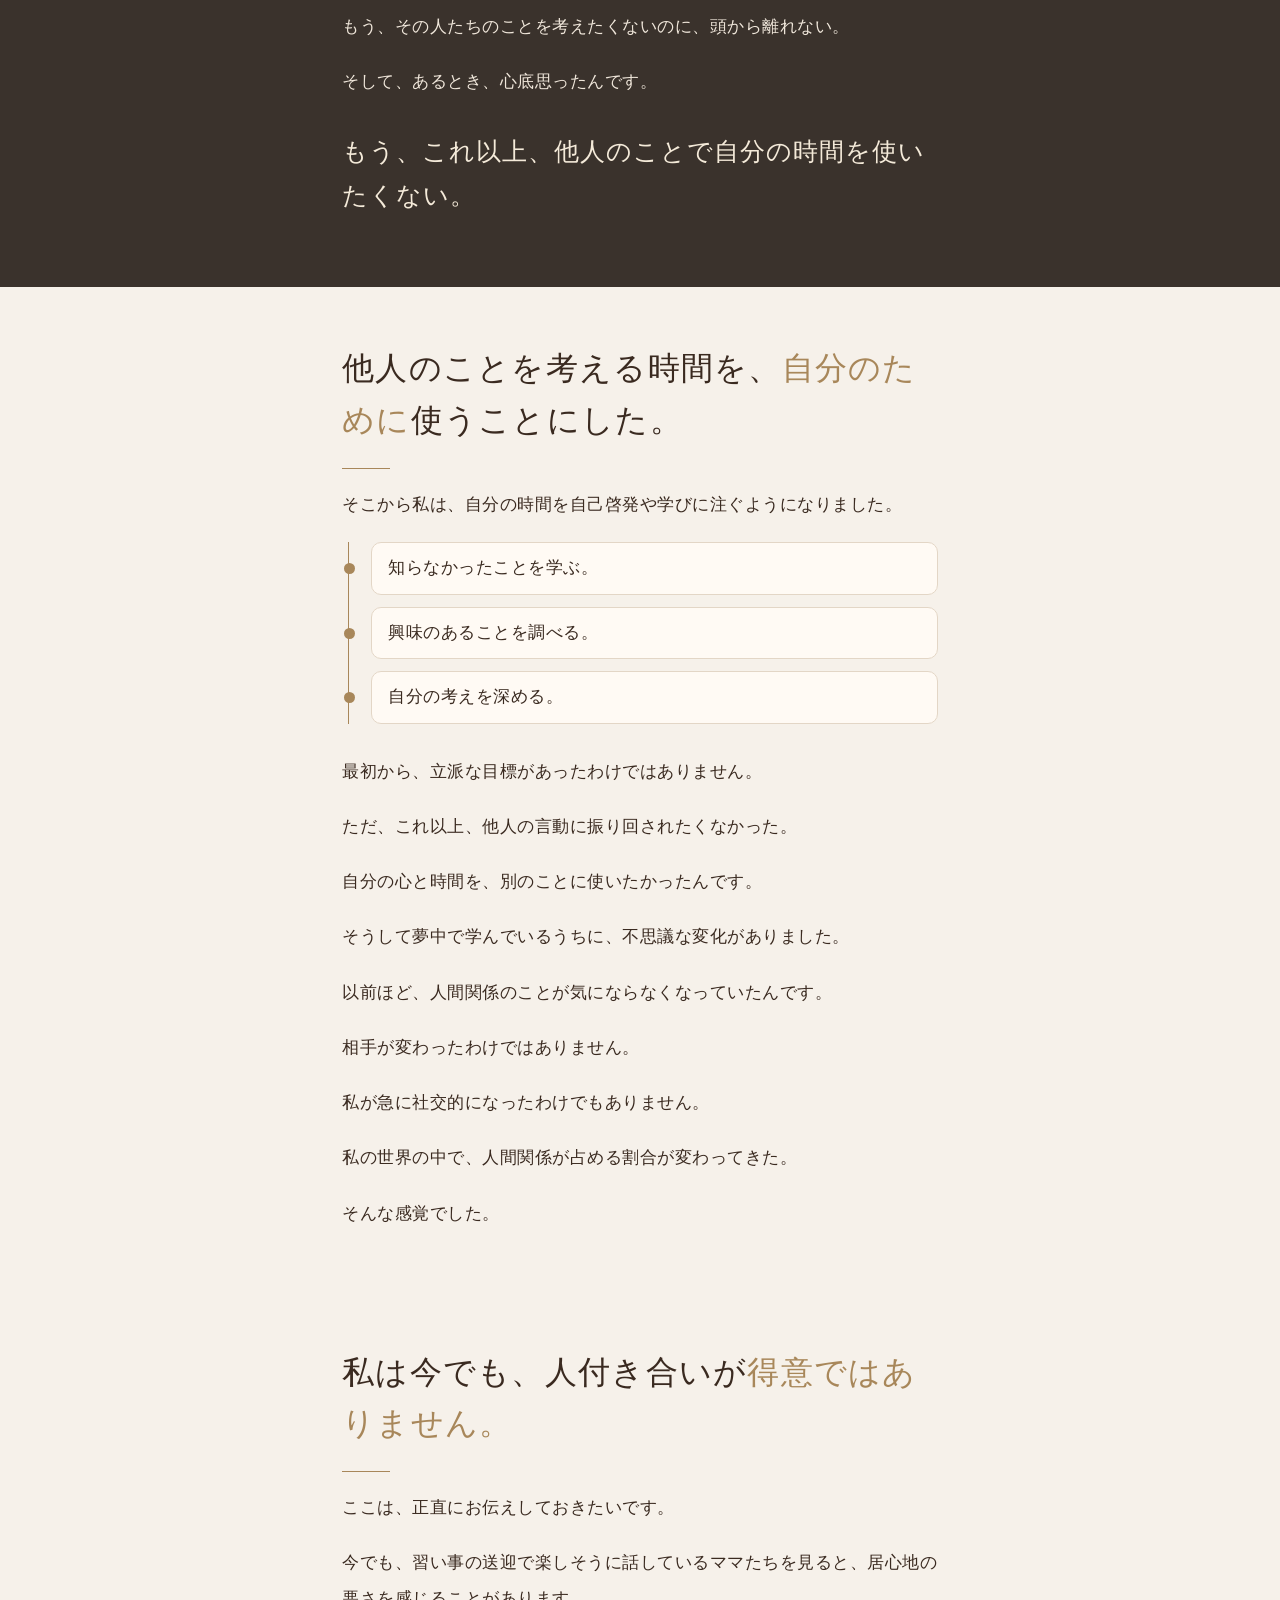
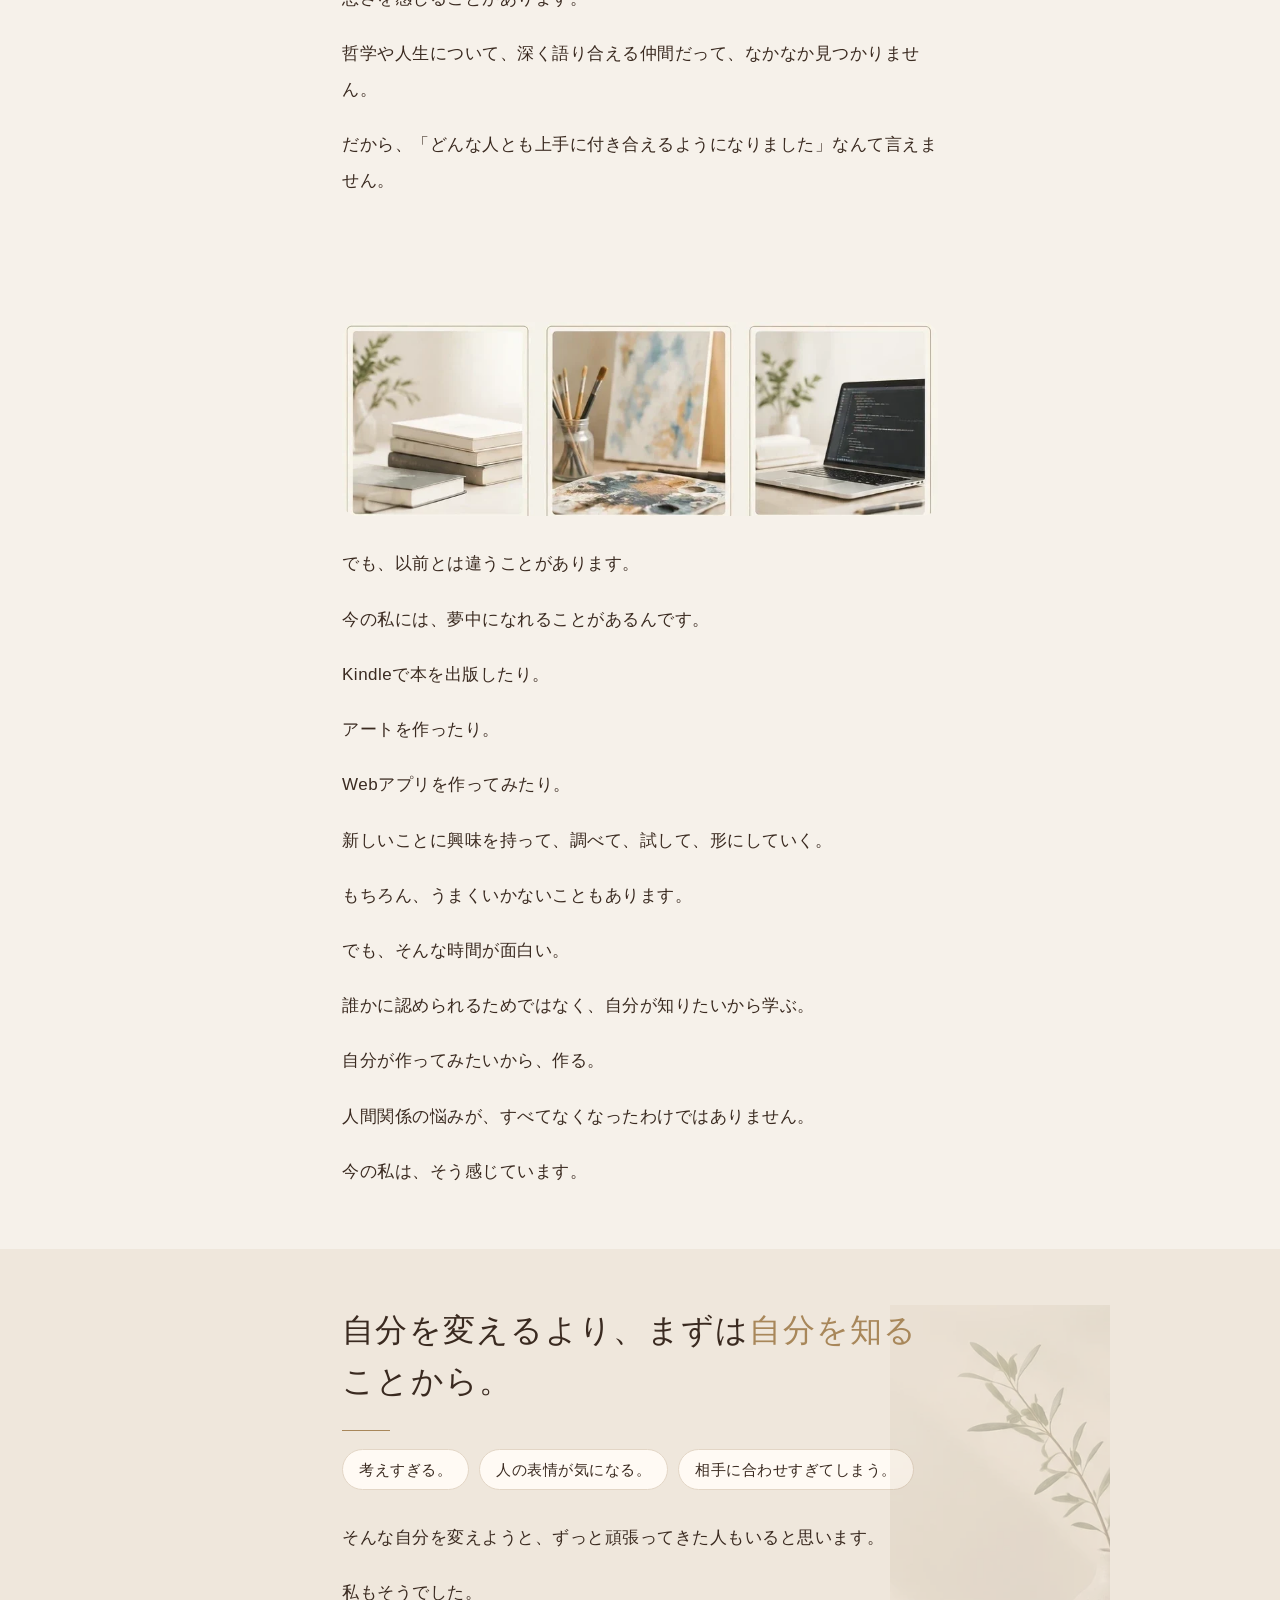
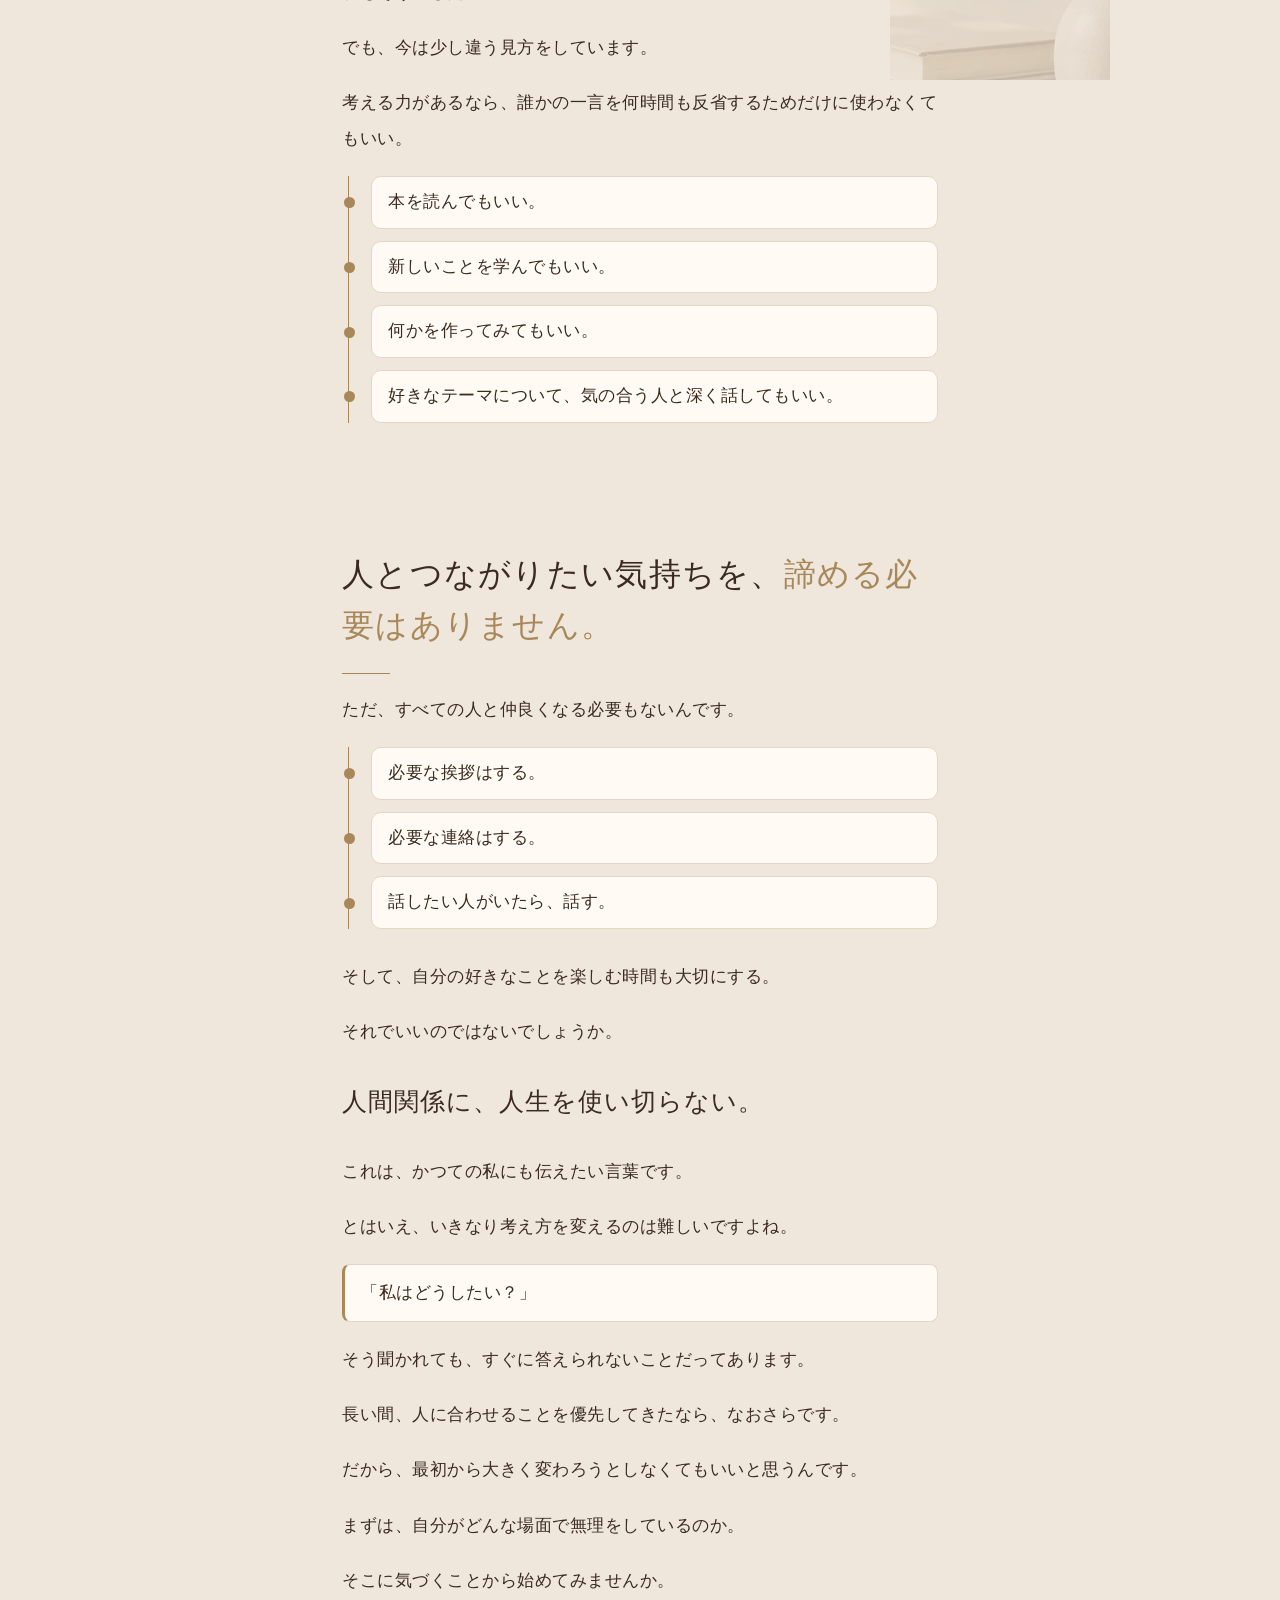
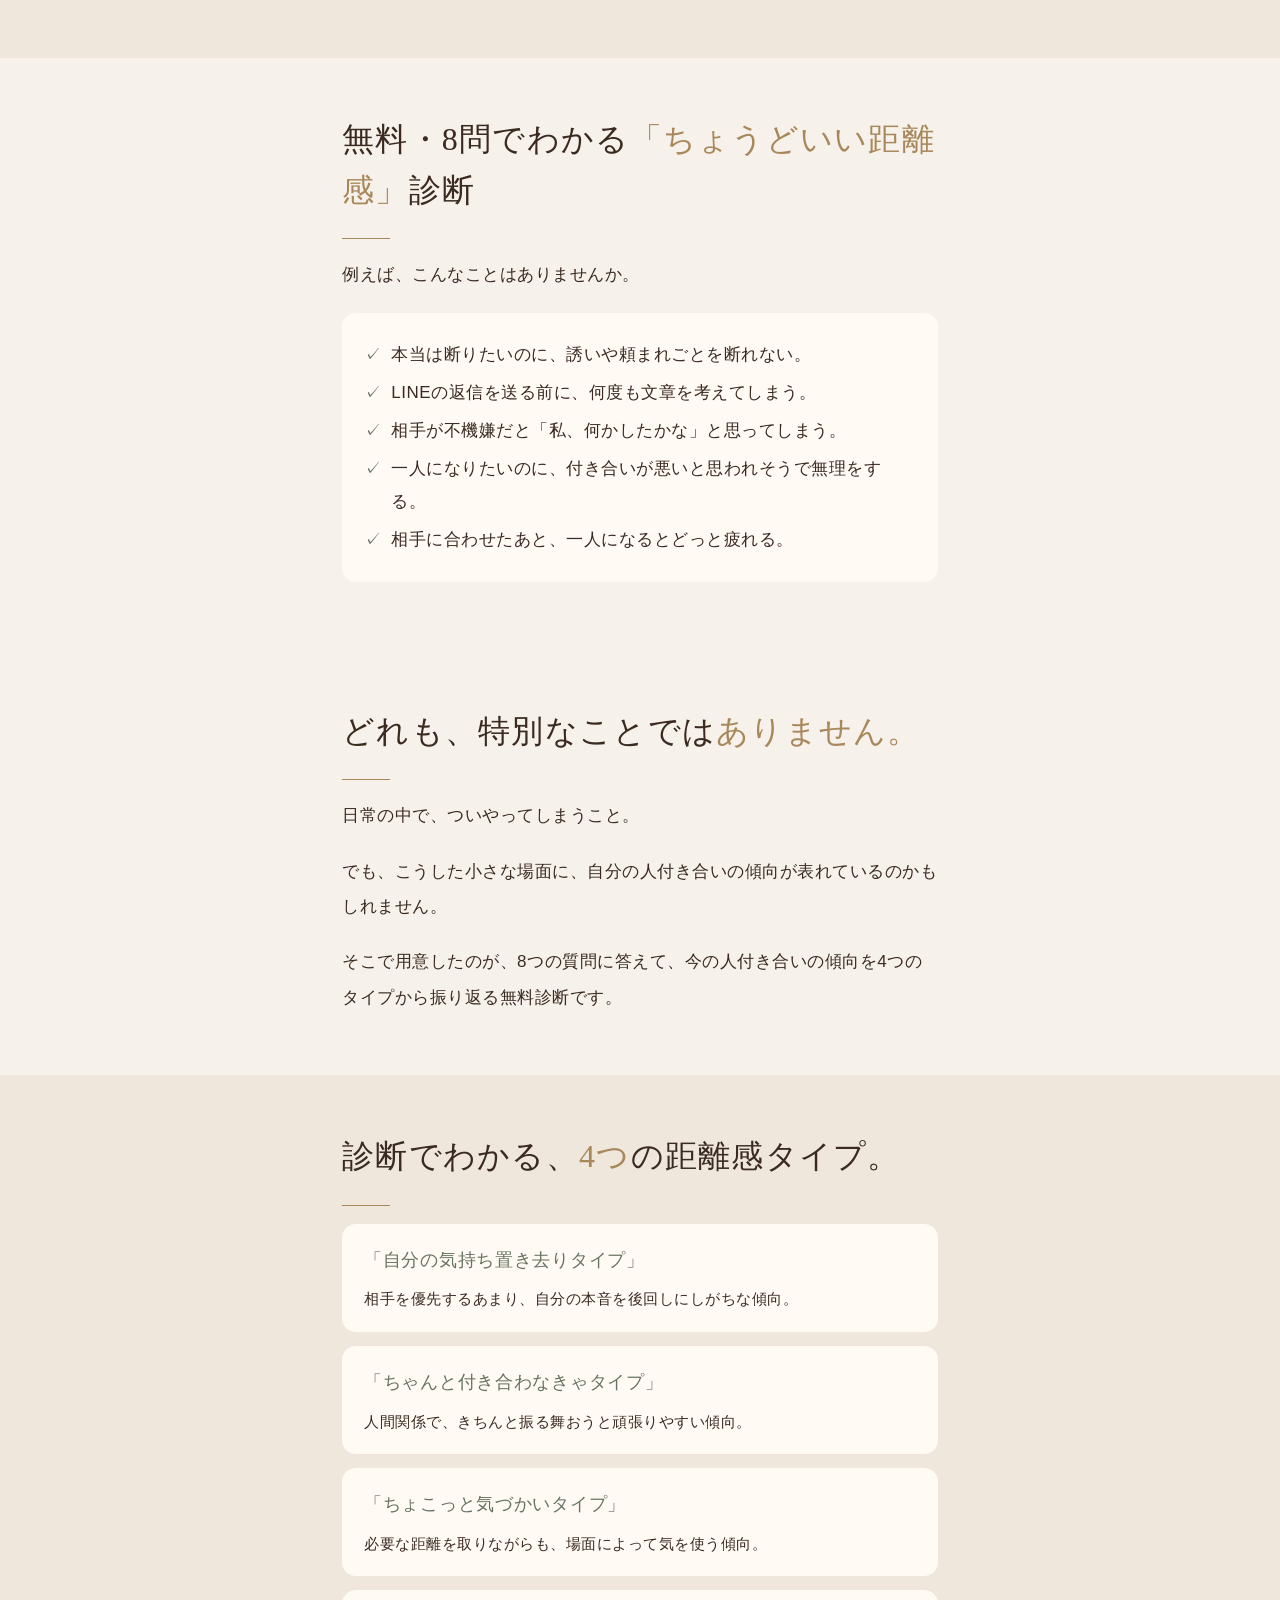
<file: kyorikan/index.html>
<!doctype html>
<html lang="ja">
<head>
<meta charset="utf-8">
<meta name="viewport" content="width=device-width,initial-scale=1">
<title>ママ友が嫌いなわけじゃない。なのに、会うと疲れる。｜川上 りさ</title>
<meta name="description" content="ママ友の輪に入れなかったことより、入れない自分を責めるほうが、ずっと疲れる。無料・8問でわかる「ちょうどいい距離感」診断のご案内です。">
<link rel="stylesheet" href="style.css">
</head>
<body>
<main class="letter">
<header class="hero"><img class="hero-img" src="images/hero-window-back.webp" alt="窓辺の本とマグカップを前に、ルーズなお団子髪の女性が静かに座る後ろ姿" width="1536" height="1024"><div class="in hero-text"><h1>ママ友が嫌いなわけじゃない。<br><em>なのに、会うと疲れる。</em></h1><p>ママ友の輪に入れなかったことより、<br>入れない自分を責めるほうが、ずっと疲れる。</p>
<p>みんなと仲良くできなくても、<br>あなたは、あなたのままでいい。</p>
<p>人の得意を、自分の宿題にしなくてもいいんです。</p>
<p>まずは、自分がどんな場面で無理をしているのか、ちょっと知ってみませんか。</p></div></header>
<section class="sec sec-cta"><div class="in"><div class="cta-box reveal"><img class="cta-banner" src="images/kyorikan-types.webp" alt="あなたの人付き合い、がんばりすぎてない？ ちょうどいい距離感診断（ちゃんと付き合わなきゃタイプ・気持ち置き去りタイプ・ちょこっと気づかいタイプ・マイペース距離タイプ）" width="1672" height="755">
<p class="cta-title">無料・8問でわかる<br>「ちょうどいい距離感」診断</p>
<p>人付き合いで頑張りすぎてしまうあなたが、自分らしい距離感を考えるための、小さなきっかけです。</p>
<a class="button" href="https://www.reservestock.jp/page/fast_scoring/2510?trackid=d804f2270d6772dc" target="_blank" rel="noopener">無料で私の距離感タイプを診断する</a>
<p class="note">※お名前とメールアドレスの入力が必要です。診断結果はメールで届きます。お申し込みと同時に公式メルマガにも登録され、週1回程度、りさの近況や最新のお知らせなどをお届けします。</p>
</div></div></section>
<section class="sec"><div class="in"><h2 class="reveal">幼稚園に行くのは子どもなのに、<em>緊張しているのは私。</em></h2>
<img class="photo photo-tall reveal" src="images/scene-omukae.webp" alt="バッグを肩にかけ、少し不安そうに考えている女性" loading="lazy">
<p>お迎えの時間。</p>
<p>いつものように、何人かのお母さんたちが輪になって話している。</p>
<p class="voice reveal">「あ、こんにちは」</p>
<p>笑顔で挨拶はできた。</p>
<p>でも、そのあと何を話せばいいのかわからない。</p>
<p>途中から会話に入るのも気まずいし、一人だけ離れているのも、なんとなく落ち着かない。</p>
<p>結局、少し離れたところで子どもが出てくるのを待っている。</p></div></section>
<section class="sec band"><div class="in"><img class="deco deco-right" src="images/deco-flower.webp" alt="" loading="lazy">
<h2 class="reveal">そして帰り道。</h2>
<p class="voice reveal">「あのとき、もう少し話しかければよかったかな」</p>
<p class="voice reveal">「感じ悪いと思われてないかな」</p>
<p class="voice reveal">「ほかのお母さんたちは、あんなに楽しそうなのに」</p>
<p>たった数分の出来事なのに、家に帰ってからも考えてしまう。</p>
<p>でも、本当は。</p>
<p>毎日ランチに行くようなママ友が、たくさん欲しいわけじゃない。</p>
<p>みんなと同じ話題で盛り上がりたいわけでもない。</p>
<p>ただ、子どものための付き合いを、もう少し気楽にできたらいい。</p>
<p>それだけなんですよね。</p></div></section>
<section class="sec"><div class="in"><p>なのに、いつの間にか、</p>
<p class="big reveal">「人付き合いが苦手な私は、母親として何か足りないのかな」</p>
<p>そんなふうに、自分を責めてしまう。</p>
<p>でも、ちょっと考えてみてほしいんです。</p>
<div class="pair reveal"><div class="pair-card"><p>ママ友の輪に入れることと、いいお母さんであること。</p><img src="images/card-vase.webp" alt="" loading="lazy"></div><div class="pair-card"><p>本当に、関係があるのでしょうか。</p><img src="images/card-mug.webp" alt="" loading="lazy"></div></div>
<p class="big reveal">人付き合いが苦手なのではなく、「その場所」が苦手なのかもしれない。</p>
<p>同じ女性同士でも、気楽に話せる場所もあれば、そこにいるだけで疲れてしまう場所もあります。</p>
<p>私自身、女性だけの職場で働いていたときは、普通に仲良くできていたんです。</p>
<p>仕事という共通の目的がある。</p>
<p>相談したいこと、確認したいこと、伝えたいことがある。</p>
<p>だから、会話が自然に生まれる。</p></div></section>
<section class="sec"><div class="in"><h2 class="reveal">でも、ママ友の集団では<em>違いました。</em></h2>
<img class="photo photo-tall reveal" src="images/scene-mamatomo.webp" alt="頬づえをついて考えこむ女性" loading="lazy">
<p>子どもが同じ幼稚園に通っている。</p>
<p>同じ学校や習い事に通っている。</p>
<p>それだけで話が弾むとは限らないんですよね。</p>
<p>何を話そう。</p>
<p>どこまで聞いていいんだろう。</p>
<p>この話題、みんな興味あるかな。</p>
<p>そんなことを考えているうちに、会話はどんどん進んでいく。</p>
<p>気づけば、会話を楽しむことより、その場に合わせることにエネルギーを使っている。</p>
<p>でも、それは本当に「人付き合いが下手」ということなのでしょうか。</p>
<p class="big reveal">もしかすると、ただ、その場所の会話が自分に合っていないだけなのかもしれません。</p></div></section>
<section class="sec center"><div class="in"><img class="deco deco-right" src="images/deco-shadow.webp" alt="" loading="lazy">
<h2 class="reveal">人の<em>得意</em>を、自分の<em>宿題</em>にしない。</h2>
<p>ママ友の輪の中心にいる人を見ると、以前の私は思っていました。</p>
<p class="voice reveal">「すごいなぁ」</p>
<p class="voice reveal">「どうしてあんなに自然に話せるんだろう」</p>
<p class="voice reveal">「私も、ああならなきゃ」</p>
<p>でも、よく考えたら、おかしな話です。</p>
<p>私は、その人になりたかったわけじゃない。</p>
<p>ただ、その人が得意なことを、自分にもできなければいけないと思っていたんです。</p></div></section>
<section class="sec band"><div class="in"><ul class="grid reveal"><li>絵を描くのが得意な人がいる。</li><li>文章を書くのが得意な人がいる。</li><li>初対面の人ともすぐに打ち解けられる人がいる。</li><li>そして、一人で静かに過ごす時間が好きな人もいる。</li></ul>
<p>得意なことも、心地よい時間の過ごし方も、人それぞれです。</p>
<p>なのに、母親になった途端、</p>
<p class="voice reveal">「誰とでも感じよく話せること」</p>
<p>まで、自分の必修科目にしてしまっていた。</p>
<p class="big reveal">ママ友付き合いの上手さで、母親としての点数をつけなくていい。</p>
<p>今は、そう思っています。</p></div></section>
<section class="sec"><div class="in"><h2 class="reveal">海外で、<em>天気</em>と<em>旅行</em>の話しかできなかった頃。</h2>
<img class="profile" src="images/profile.png" alt="窓辺でくつろぐ川上りさのプロフィール写真" width="400" height="400">
<p>はじめまして。</p>
<p>元駐妻の、りさです。</p>
<p>特に苦しかったのが、海外で駐妻として暮らしていた頃の人間関係でした。</p>
<p>当時は、小学生の子どもたちが友達と遊ぶにも、親の付き添いが必要な環境でした。</p>
<p>だから、気の合うママ友がいなくても、人付き合いを避けるわけにはいきませんでした。</p>
<p>子どものため。</p>
<p>夫の仕事のため。</p>
<p>私がうまく付き合えなかったら、家族に申し訳ない。</p>
<p>そんな気持ちが、いつもどこかにあったんです。</p></div></section>
<section class="sec dark"><div class="in"><p>狭い日本人コミュニティでは、誰が誰とつながっているかわかりません。</p>
<p>不用意に本音を話したら、どこまで伝わるのか。</p>
<p>そう思うと、怖くて。</p>
<ul class="chips reveal"><li>天気の話。</li><li>旅行の話。</li></ul>
<p>当たり障りのない話題を選びながら、ランチの席では笑っている。</p>
<p>でも、本当はちっとも面白くない。</p>
<p class="big reveal">一緒にランチへ行く人がいることと、心から話せる人がいることは、別なんですよね。</p></div></section>
<section class="sec dark"><div class="in"><p>そんな毎日の中で、ようやく気が合う友達ができたと思ったこともありました。</p>
<p>でも、その人間関係で、私は深く傷つくことになります。</p>
<p>悪口の応酬に巻き込まれ、親身になって相談を聞いていただけなのに、いつの間にか自分が悪者にされていたんです。</p>
<p>何がいけなかったんだろう。</p>
<p>どうして、あんなふうに言われなければならなかったんだろう。</p>
<p>考えても、考えても、答えは出ません。</p>
<p>夜中に涙が出るほど苦しかった。</p>
<p>もう、その人たちのことを考えたくないのに、頭から離れない。</p>
<p>そして、あるとき、心底思ったんです。</p>
<p class="big reveal">もう、これ以上、他人のことで自分の時間を使いたくない。</p></div></section>
<section class="sec"><div class="in"><h2 class="reveal">他人のことを考える時間を、<em>自分のために</em>使うことにした。</h2>
<p>そこから私は、自分の時間を自己啓発や学びに注ぐようになりました。</p>
<ol class="timeline reveal"><li>知らなかったことを学ぶ。</li><li>興味のあることを調べる。</li><li>自分の考えを深める。</li></ol>
<p>最初から、立派な目標があったわけではありません。</p>
<p>ただ、これ以上、他人の言動に振り回されたくなかった。</p>
<p>自分の心と時間を、別のことに使いたかったんです。</p>
<p>そうして夢中で学んでいるうちに、不思議な変化がありました。</p>
<p>以前ほど、人間関係のことが気にならなくなっていたんです。</p>
<p>相手が変わったわけではありません。</p>
<p>私が急に社交的になったわけでもありません。</p>
<p>私の世界の中で、人間関係が占める割合が変わってきた。</p>
<p>そんな感覚でした。</p></div></section>
<section class="sec"><div class="in"><h2 class="reveal">私は今でも、人付き合いが<em>得意ではありません。</em></h2>
<p>ここは、正直にお伝えしておきたいです。</p>
<p>今でも、習い事の送迎で楽しそうに話しているママたちを見ると、居心地の悪さを感じることがあります。</p>
<p>哲学や人生について、深く語り合える仲間だって、なかなか見つかりません。</p>
<p>だから、「どんな人とも上手に付き合えるようになりました」なんて言えません。</p></div></section>
<section class="sec"><div class="in"><img class="photo photo-wide reveal" src="images/scene-muchu.webp" alt="本、絵筆とキャンバス、ノートパソコンの写真" loading="lazy">
<p>でも、以前とは違うことがあります。</p>
<p>今の私には、夢中になれることがあるんです。</p>
<p>Kindleで本を出版したり。</p>
<p>アートを作ったり。</p>
<p>Webアプリを作ってみたり。</p>
<p>新しいことに興味を持って、調べて、試して、形にしていく。</p>
<p>もちろん、うまくいかないこともあります。</p>
<p>でも、そんな時間が面白い。</p>
<p>誰かに認められるためではなく、自分が知りたいから学ぶ。</p>
<p>自分が作ってみたいから、作る。</p>
<p>人間関係の悩みが、すべてなくなったわけではありません。</p>
<p>今の私は、そう感じています。</p></div></section>
<section class="sec band"><div class="in"><img class="deco deco-right" src="images/deco-plant.webp" alt="" loading="lazy">
<h2 class="reveal">自分を変えるより、まずは<em>自分を知る</em>ことから。</h2>
<ul class="chips reveal"><li>考えすぎる。</li><li>人の表情が気になる。</li><li>相手に合わせすぎてしまう。</li></ul>
<p>そんな自分を変えようと、ずっと頑張ってきた人もいると思います。</p>
<p>私もそうでした。</p>
<p>でも、今は少し違う見方をしています。</p>
<p>考える力があるなら、誰かの一言を何時間も反省するためだけに使わなくてもいい。</p>
<ol class="timeline reveal"><li>本を読んでもいい。</li><li>新しいことを学んでもいい。</li><li>何かを作ってみてもいい。</li><li>好きなテーマについて、気の合う人と深く話してもいい。</li></ol></div></section>
<section class="sec band"><div class="in"><h2 class="reveal">人とつながりたい気持ちを、<em>諦める必要はありません。</em></h2>
<p>ただ、すべての人と仲良くなる必要もないんです。</p>
<ol class="timeline reveal"><li>必要な挨拶はする。</li><li>必要な連絡はする。</li><li>話したい人がいたら、話す。</li></ol>
<p>そして、自分の好きなことを楽しむ時間も大切にする。</p>
<p>それでいいのではないでしょうか。</p>
<p class="big reveal">人間関係に、人生を使い切らない。</p>
<p>これは、かつての私にも伝えたい言葉です。</p>
<p>とはいえ、いきなり考え方を変えるのは難しいですよね。</p>
<p class="voice reveal">「私はどうしたい？」</p>
<p>そう聞かれても、すぐに答えられないことだってあります。</p>
<p>長い間、人に合わせることを優先してきたなら、なおさらです。</p>
<p>だから、最初から大きく変わろうとしなくてもいいと思うんです。</p>
<p>まずは、自分がどんな場面で無理をしているのか。</p>
<p>そこに気づくことから始めてみませんか。</p></div></section>
<section class="sec"><div class="in"><h2 class="reveal">無料・8問でわかる<em>「ちょうどいい距離感」</em>診断</h2>
<p>例えば、こんなことはありませんか。</p>
<ul class="checks reveal"><li>本当は断りたいのに、誘いや頼まれごとを断れない。</li><li>LINEの返信を送る前に、何度も文章を考えてしまう。</li><li>相手が不機嫌だと「私、何かしたかな」と思ってしまう。</li><li>一人になりたいのに、付き合いが悪いと思われそうで無理をする。</li><li>相手に合わせたあと、一人になるとどっと疲れる。</li></ul></div></section>
<section class="sec"><div class="in"><h2 class="reveal">どれも、特別なことでは<em>ありません。</em></h2>
<p>日常の中で、ついやってしまうこと。</p>
<p>でも、こうした小さな場面に、自分の人付き合いの傾向が表れているのかもしれません。</p>
<p>そこで用意したのが、8つの質問に答えて、今の人付き合いの傾向を4つのタイプから振り返る無料診断です。</p></div></section>
<section class="sec band"><div class="in"><h2 class="reveal">診断でわかる、<em>4つ</em>の距離感タイプ。</h2>
<div class="type reveal"><h3>「自分の気持ち置き去りタイプ」</h3><p>相手を優先するあまり、自分の本音を後回しにしがちな傾向。</p></div>
<div class="type reveal"><h3>「ちゃんと付き合わなきゃタイプ」</h3><p>人間関係で、きちんと振る舞おうと頑張りやすい傾向。</p></div>
<div class="type reveal"><h3>「ちょこっと気づかいタイプ」</h3><p>必要な距離を取りながらも、場面によって気を使う傾向。</p></div>
<div class="type reveal"><h3>「マイペース距離タイプ」</h3><p>自分のペースを比較的保ちやすい傾向。</p></div></div></section>
<section class="sec"><div class="in"><p>例えば、「自分の気持ち置き去りタイプ」という言葉を見て、</p>
<p class="voice reveal">「ああ、私は相手のことを考えるのに一生懸命で、自分がどうしたいかを後回しにしていたのかもしれない」</p>
<p>そんなふうに、自分の行動を振り返るきっかけになるかもしれません。</p>
<p>もちろん、どのタイプが良い、悪いということではありません。</p>
<p>あなたの性格を決めつけるための診断でもありません。</p>
<p>人との心地よい距離は、相手や環境、時期によって変わります。</p>
<p>だから、診断結果に自分を合わせる必要はないんです。</p></div></section>
<section class="sec"><div class="in"><p>大切なのは、</p>
<p class="voice reveal">「ああ、私はこういう場面で頑張りすぎていたのかもしれない」</p>
<p>そう気づくこと。</p>
<p>気づいたからといって、すぐに自分を変えなくても大丈夫。</p>
<p>次に誘いを受けたとき、ちょっとだけ自分の気持ちも確かめてみる。</p>
<p>返信に迷ったとき、「今すぐ完璧に返さなくてもいいかもしれない」と考えてみる。</p>
<p>そんな、小さなところからでいいと思うんです。</p>
<p class="big reveal">まずは、自分の距離感タイプを知ってみませんか。</p>
<div class="cta-box reveal"><img class="cta-banner" src="images/kyorikan-types.webp" alt="あなたの人付き合い、がんばりすぎてない？ ちょうどいい距離感診断（ちゃんと付き合わなきゃタイプ・気持ち置き去りタイプ・ちょこっと気づかいタイプ・マイペース距離タイプ）" width="1672" height="755">
<p class="cta-title">無料・8問・全4タイプ</p>
<p class="cta-title">「ちょうどいい距離感」診断</p>
<a class="button" href="https://www.reservestock.jp/page/fast_scoring/2510?trackid=d804f2270d6772dc" target="_blank" rel="noopener">無料で私の距離感タイプを診断する</a>
</div></div></section>
<section class="sec band"><div class="in"><img class="deco deco-right" src="images/deco-flower.webp" alt="" loading="lazy">
<h2 class="reveal">お申し込みの前に、<em>知っておいてほしいこと。</em></h2>
<p>診断は無料です。</p>
<p>8つの質問に答えることで、今のあなたの人付き合いの傾向を4タイプから振り返れます。</p>
<p>診断には、お名前とメールアドレスの入力が必要です。</p>
<p>診断結果はメールでお届けします。</p>
<p>また、診断へのお申し込みと同時に、私の公式メルマガにも登録されます。</p>
<p>メルマガでは週1回程度、私の近況やnoteの更新、活動のお知らせなどをお届けしています。</p>
<p>メルマガは、いつでも配信停止できます。</p>
<p>診断を受けたからといって、無理に何かを始める必要はありません。</p>
<p>結果を読んで、「そういうところがあるかも」と思うだけでもいい。</p>
<p>あなたのペースで、自分のことを少しずつ知ってもらえたら嬉しいです。</p></div></section>
<section class="sec"><div class="in"><h2 class="reveal">自分の気持ちを、もう少し<em>整理</em>したいあなたへ。</h2>
<img class="photo photo-small reveal" src="images/book-jikorikai.webp" alt="『わたしに還る、自己理解ブック』の表紙" loading="lazy">
<p>公式メルマガの登録特典として、</p>
<p class="voice reveal">『わたしに還る、自己理解ブック』</p>
<p>もご用意しています。</p>
<p>人に合わせるうちに、自分の本音がわからなくなった。</p>
<p>学びたいことや、やりたいことはあるのに、何から始めればいいのかわからない。</p>
<p>そんなときに、頭の中を少し整理しながら、自分の好きなことや、小さな一歩を考えるためのワークブックです。</p>
<p>正しい答えを書こうとしなくて大丈夫。</p>
<p>誰かに見せるためのものでもありません。</p>
<p>自分の気持ちを、自分の言葉で確かめていく。</p>
<p>そんな静かな時間に使ってもらえたらと思っています。</p></div></section>
<section class="sec"><div class="in"><h2 class="reveal">ママ友の輪に入れなかった日も、あなたの人生は、<em>ちゃんと続いていく。</em></h2>
<ul class="chips reveal"><li>幼稚園のお迎えで、うまく話せなかった日。</li><li>ランチ会で、なんとなく居心地が悪かった日。</li><li>LINEの返信を、何度も書き直してしまった日。</li></ul>
<p>そんな日があってもいいと思うんです。</p>
<p>だって、ママ友付き合いが得意かどうかだけで、あなたの価値が決まるわけではないから。</p>
<p>誰とでも仲良くできる人もいる。</p>
<p>一人の時間が好きな人もいる。</p>
<p>広く浅く付き合うのが心地よい人もいれば、少人数で深い話をしたい人もいる。</p>
<p>みんな同じでなくていいんですよね。</p></div></section>
<section class="sec"><div class="in"><p>私自身、そう思えるようになるまで、ずいぶん時間がかかりました。</p>
<p>人に合わせて、気を使って、傷ついて。</p>
<p>それでも「もっと上手に付き合える私にならなきゃ」と思っていた。</p>
<p>でも、今は違います。</p>
<p>人間関係の苦手をなくすことだけに、人生を使わなくてもいい。</p>
<ol class="timeline reveal"><li>好きなことを学ぶ。</li><li>気になることを調べる。</li><li>夢中になれるものを見つける。</li></ol>
<p>そんな時間を、もっと自分にあげてもいい。</p>
<p class="big reveal">人付き合いが苦手なままでも、人生はもっと面白くできる。</p></div></section>
<section class="sec"><div class="in"><p>そして、その最初の一歩は、何か大きなことを始めることではないのかもしれません。</p>
<p class="voice reveal">「私は、どんなときに無理をしているんだろう？」</p>
<p>そんなふうに、自分に目を向けること。</p>
<p>まずは、そこからでいいと思うんです。</p>
<p>もし、ここまで読んで、</p>
<p class="voice reveal">「私も、人付き合いで無理をしているのかもしれない」</p>
<p class="voice reveal">「人のことばかり考える時間を、少し減らしたい」</p>
<p>そう感じたなら。</p>
<p>よかったら、8問の無料診断を受けてみてください。</p>
<p>誰かと比べるためではなく、自分のことを少し知るために。</p></div></section>
<section class="sec sec-cta"><div class="in"><div class="cta-box reveal"><img class="cta-banner" src="images/kyorikan-types.webp" alt="あなたの人付き合い、がんばりすぎてない？ ちょうどいい距離感診断（ちゃんと付き合わなきゃタイプ・気持ち置き去りタイプ・ちょこっと気づかいタイプ・マイペース距離タイプ）" width="1672" height="755">
<p class="cta-title">無料・8問・全4タイプ</p>
<p class="cta-title">「ちょうどいい距離感」診断</p>
<a class="button" href="https://www.reservestock.jp/page/fast_scoring/2510?trackid=d804f2270d6772dc" target="_blank" rel="noopener">無料で私の距離感タイプを診断する</a>
<p class="note">※お名前とメールアドレスの入力が必要です。診断結果はメールで届きます。お申し込みと同時に公式メルマガにも登録され、週1回程度、近況や最新のお知らせなどが届きます。登録特典『わたしに還る、自己理解ブック』もご用意しています。メルマガはいつでも配信停止できます。</p>
</div></div></section>
<section class="sec center"><div class="in"><img class="deco deco-left" src="images/deco-shadow.webp" alt="" loading="lazy">
<h2 class="reveal">無理に変わらなくても、<em>大丈夫。</em></h2>
<p>まずは、自分を責める代わりに、自分のことを少し知ってみる。</p>
<p>そんなところから始めてみませんか。</p></div></section>
<section class="sec center ps"><div class="in"><img class="deco deco-right" src="images/deco-plant.webp" alt="" loading="lazy">
<h2 class="reveal">P.S.</h2>
<p>思えば、あの頃の私は、ママ友の輪に入ることばかり考えていたんですよね。</p>
<p>でも、そこだけが私の居場所ではなかった。</p>
<p>きっとあなたにも、まだ出会っていない面白い世界があると思うんです。</p>
<p class="big reveal">人の得意を、自分の宿題にしない。</p>
<p class="big reveal">40代、ここから人生をもっと面白く。</p></div></section>
</main>
<footer class="foot">
<div class="books"><p class="books-title">Kindleの本</p><div class="covers"><a href="https://www.amazon.co.jp/dp/B0HP9CK1RC" target="_blank" rel="noopener"><img src="images/book-4koma.jpg" alt="人間関係、なんか疲れる…それ、HSS型HSPあるあるです。" loading="lazy"></a><a href="https://www.amazon.co.jp/dp/B0G26DQ5MZ" target="_blank" rel="noopener"><img src="images/book-ningen.jpg" alt="HSS型HSPの人間関係の教科書" loading="lazy"></a><a href="https://www.amazon.co.jp/dp/B0DTSF2G6L" target="_blank" rel="noopener"><img src="images/book-jibun.jpg" alt="HSS型HSPの自分革命！" loading="lazy"></a></div><a class="books-link" href="https://www.amazon.co.jp/stores/author/B0DTTXQV2K/allbooks" target="_blank" rel="noopener">Kindle書籍一覧</a></div>
<p class="foot-name">川上 りさ</p>
<p><a href="../">プロフィール</a>　<a href="../privacy-policy.html">プライバシーポリシー</a></p>
<p class="copy">© Risa Kawakami</p>
</footer>
<a class="float-button" href="https://www.reservestock.jp/page/fast_scoring/2510?trackid=d804f2270d6772dc" target="_blank" rel="noopener" aria-hidden="true" tabindex="-1">無料で私の距離感タイプを診断する</a>
<script src="app.js"></script>
</body>
</html>
</file>
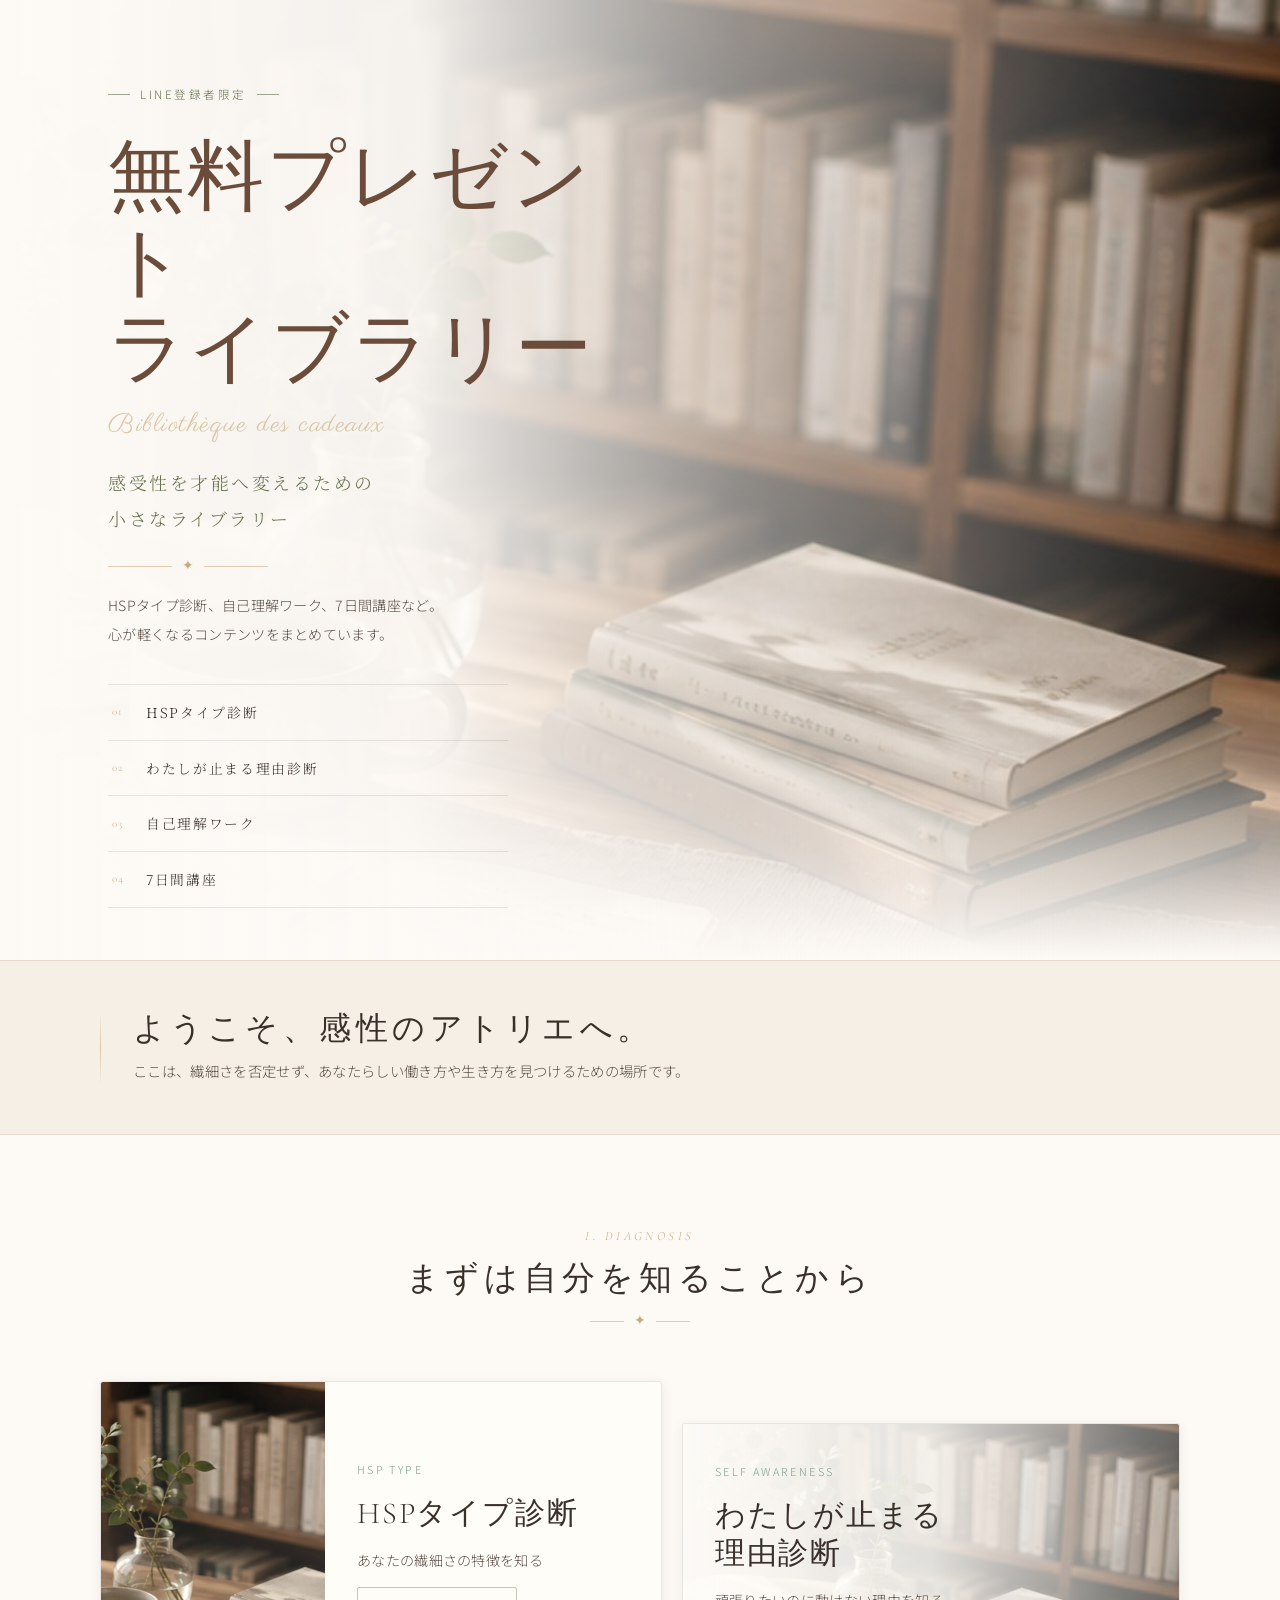
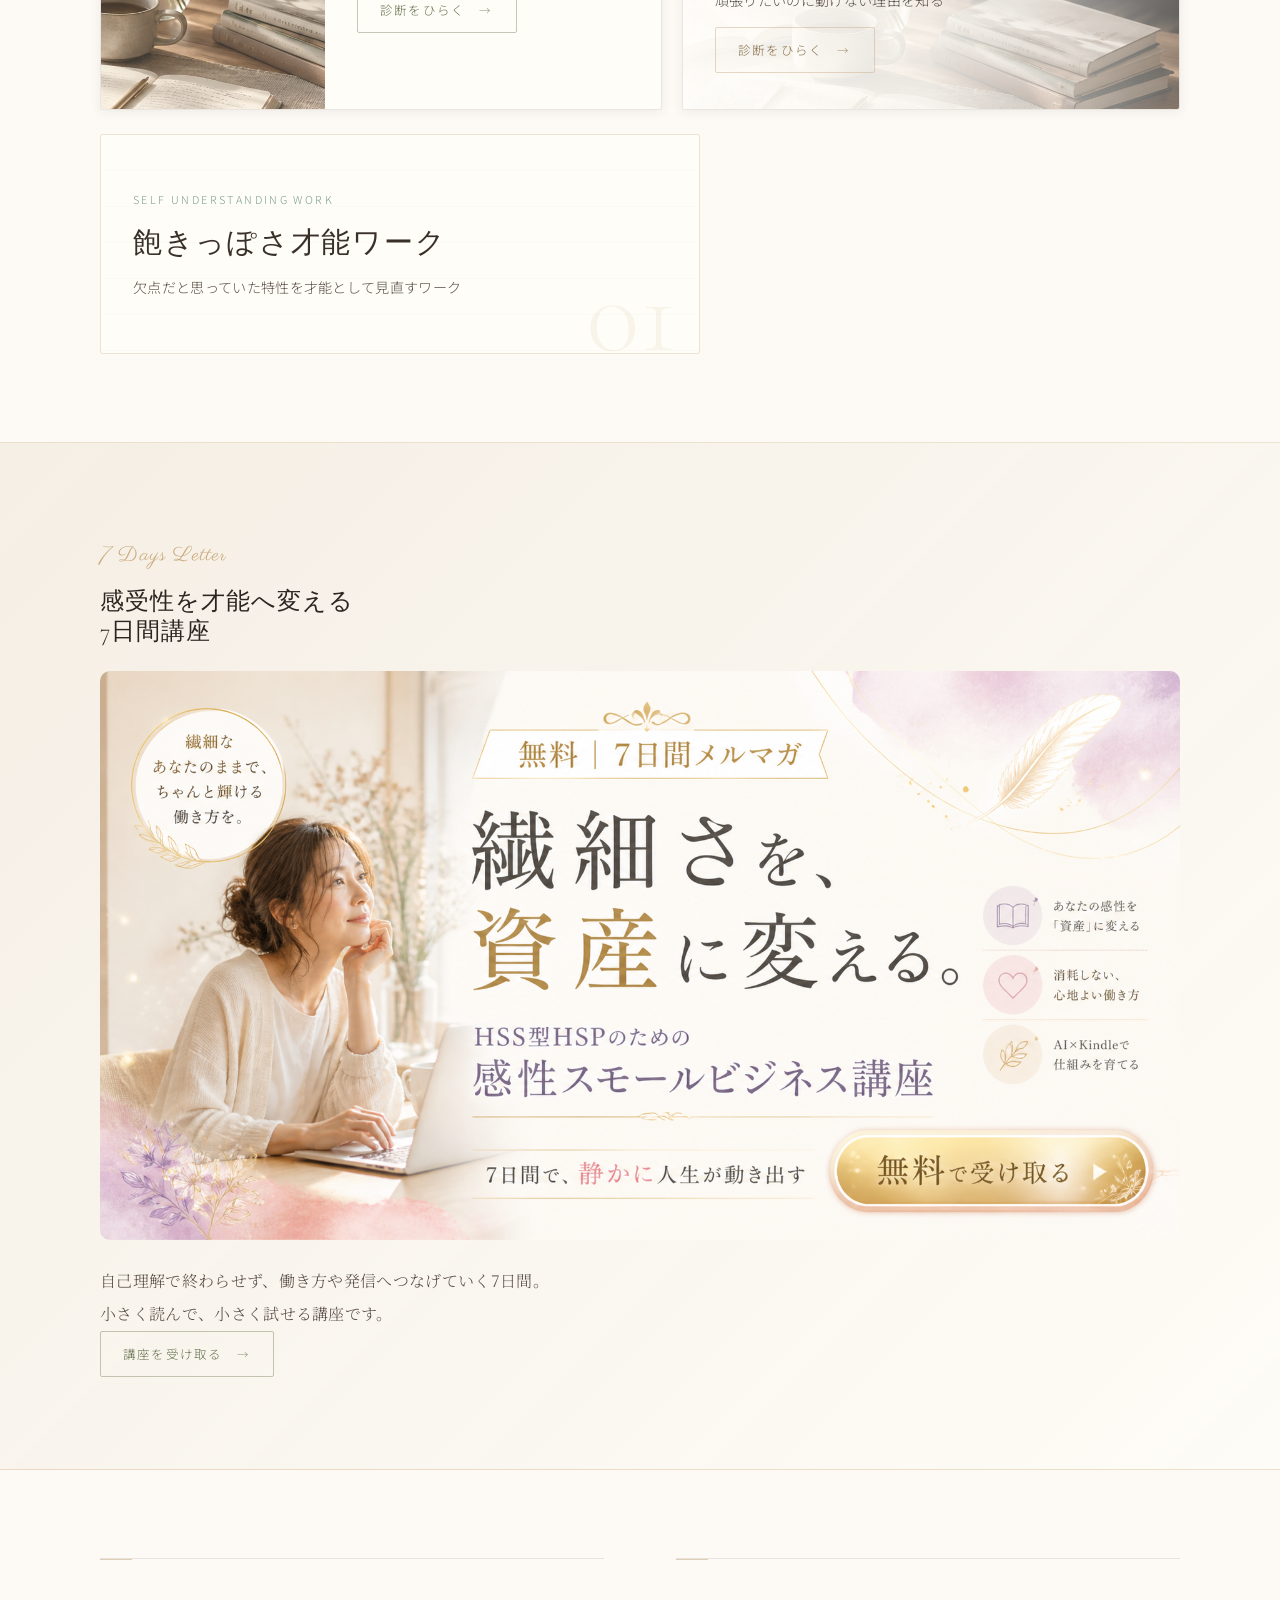
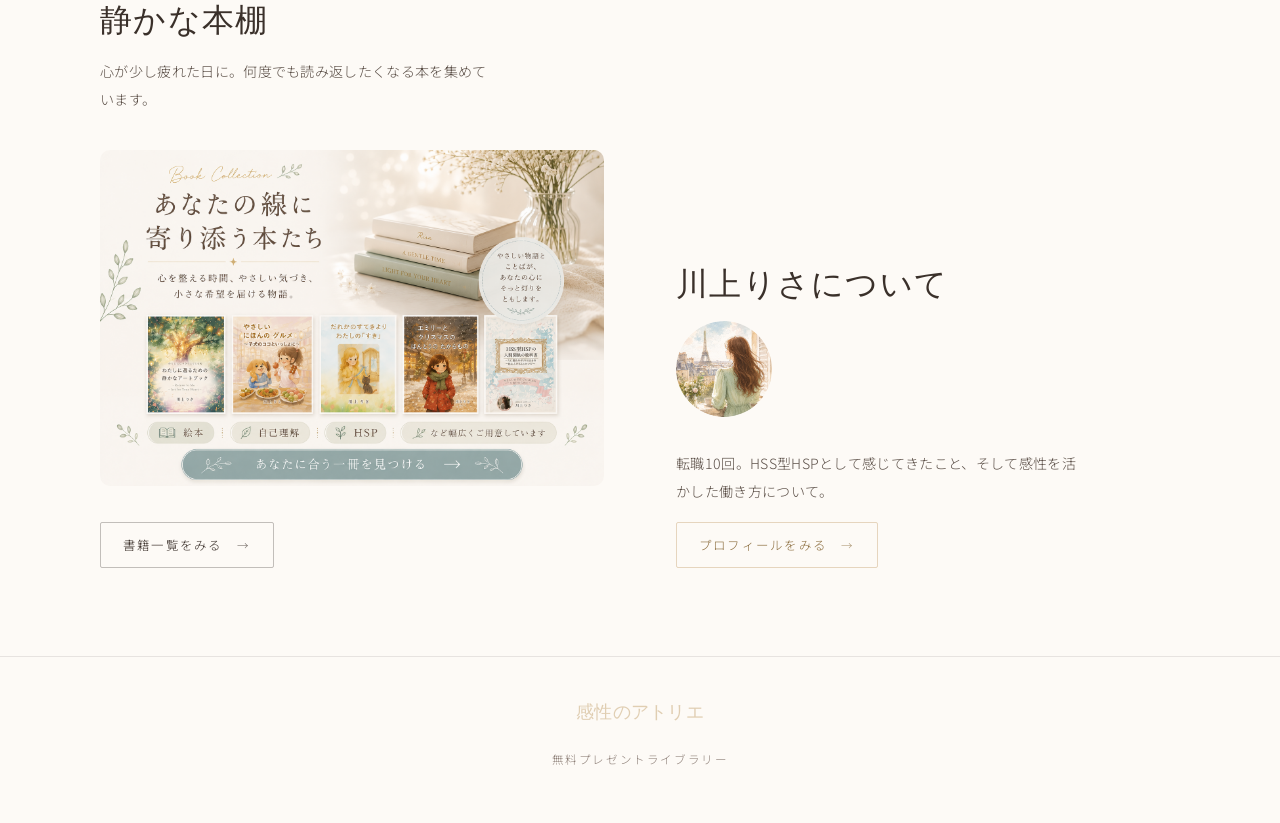
<file: present/index.html>
<!doctype html>
<html lang="ja">
<head>
  <meta charset="utf-8">
  <meta name="viewport" content="width=device-width, initial-scale=1">
  <title>無料プレゼントライブラリー | 感性のアトリエ</title>
  <meta name="description" content="LINE登録者限定の無料プレゼントライブラリー。HSPタイプ診断、わたしが止まる理由診断、自己理解ワーク、7日間講座をまとめています。">
  <meta property="og:type" content="website">
  <meta property="og:title" content="無料プレゼントライブラリー">
  <meta property="og:description" content="感受性を才能へ変えるための小さなライブラリー。">
  <meta property="og:site_name" content="感性のアトリエ">
  <meta property="og:image" content="assets/atelier-hero.jpg">
  <meta property="og:locale" content="ja_JP">
  <meta name="twitter:card" content="summary_large_image">

  <link rel="preconnect" href="https://fonts.googleapis.com">
  <link rel="preconnect" href="https://fonts.gstatic.com" crossorigin>
  <link href="https://fonts.googleapis.com/css2?family=Cormorant+Garamond:ital,wght@0,300;0,400;0,500;1,300;1,400&family=Parisienne&family=Noto+Serif+JP:wght@300;400;500&family=Noto+Sans+JP:wght@300;400&display=swap" rel="stylesheet">

  <style>
    :root {
      --bg:          #FDFAF6;
      --paper:       #FFFDF8;
      --cream:       #F5EFE6;
      --parchment:   #F0E9DC;
      --ink:         #2C2420;
      --ink-mid:     #3A302A;
      --sub:         #5A4E46;
      --muted:       #8C7E76;
      --olive:       #66724E;
      --sage:        #7B9E90;
      --gold:        #C9A97A;
      --gold-pale:   rgba(201,169,122,0.22);
      --rule:        rgba(44,36,32,0.10);
      --rule-gold:   rgba(201,169,122,0.30);
      --shadow-sm:   0 2px 12px rgba(44,36,32,0.07);
      --shadow-md:   0 8px 32px rgba(44,36,32,0.09);
      --serif-disp:  'Cormorant Garamond', Georgia, serif;
      --serif-body:  'Noto Serif JP', 'Yu Mincho', serif;
      --sans:        'Noto Sans JP', 'Yu Gothic', system-ui, sans-serif;
      --script:      'Parisienne', cursive;
    }

    *, *::before, *::after { box-sizing: border-box; }

    html { scroll-behavior: smooth; }

    body {
      margin: 0;
      color: var(--ink);
      background: var(--bg);
      font-family: var(--serif-body);
      font-weight: 300;
      line-height: 2.1;
      letter-spacing: 0.02em;
    }

    /* subtle grid texture */
    body::before {
      content: "";
      position: fixed;
      inset: 0;
      z-index: -3;
      pointer-events: none;
      opacity: 0.18;
      background-image:
        linear-gradient(rgba(44,36,32,0.04) 1px, transparent 1px),
        linear-gradient(90deg, rgba(44,36,32,0.03) 1px, transparent 1px);
      background-size: 38px 38px;
    }

    a { color: inherit; text-decoration: none; }
    a:focus-visible { outline: 2px solid rgba(123,158,144,0.5); outline-offset: 4px; }
    img { display: block; max-width: 100%; }

    h1, h2, h3 {
      margin: 0;
      font-family: var(--serif-disp);
      font-weight: 300;
      line-height: 1.25;
      letter-spacing: 0.04em;
    }

    p { margin: 0; color: var(--sub); }

    .page { overflow: hidden; }

    .inner {
      width: min(100% - 48px, 1080px);
      margin: 0 auto;
    }

    /* ─── HERO ─────────────────────────────────────── */
    .hero {
      position: relative;
      min-height: 680px;
      display: grid;
      align-items: center;
      padding: 72px 0 52px;
      background:
        linear-gradient(90deg,
          rgba(253,250,246,1)    0%,
          rgba(253,250,246,0.96) 32%,
          rgba(253,250,246,0.55) 58%,
          rgba(253,250,246,0.04) 100%),
        linear-gradient(180deg, rgba(253,250,246,0) 70%, rgba(253,250,246,1) 100%),
        url("assets/atelier-hero.jpg") center right / cover no-repeat;
    }

    .hero-content {
      width: min(100% - 48px, 1080px);
      margin: 0 auto;
    }

    .limit-label {
      display: inline-flex;
      align-items: center;
      gap: 10px;
      margin-bottom: 28px;
      color: var(--olive);
      font-family: var(--sans);
      font-size: 0.72rem;
      font-weight: 300;
      letter-spacing: 0.22em;
      text-transform: uppercase;
    }

    .limit-label::before,
    .limit-label::after {
      content: "";
      width: 22px;
      height: 1px;
      background: var(--olive);
      opacity: 0.6;
    }

    .hero h1 {
      max-width: 560px;
      color: #6B4C3A;
      font-size: clamp(2.6rem, 8vw, 4.8rem);
      font-weight: 300;
      letter-spacing: 0.03em;
      line-height: 1.12;
    }

    .hero-accent {
      display: block;
      margin-top: 18px;
      font-family: var(--script);
      font-size: clamp(1.1rem, 3vw, 1.6rem);
      color: rgba(201,169,122,0.65);
      letter-spacing: 0.06em;
      font-weight: 400;
    }

    .hero-sub {
      margin-top: 26px;
      color: var(--olive);
      font-family: var(--serif-body);
      font-size: clamp(0.9rem, 2.6vw, 1.12rem);
      font-weight: 300;
      line-height: 2.0;
      letter-spacing: 0.14em;
    }

    .gold-rule {
      display: flex;
      align-items: center;
      gap: 10px;
      width: min(160px, 44vw);
      margin: 22px 0 18px;
      color: var(--gold);
    }

    .gold-rule::before,
    .gold-rule::after {
      content: "";
      height: 1px;
      flex: 1;
      background: currentColor;
      opacity: 0.55;
    }

    .gold-rule span {
      font-family: var(--serif-disp);
      font-size: 0.9rem;
      line-height: 1;
    }

    .hero-text {
      max-width: 440px;
      color: var(--sub);
      font-size: 0.88rem;
      font-family: var(--sans);
      font-weight: 300;
      line-height: 2.0;
    }

    /* TOC-style nav */
    .hero-nav {
      display: flex;
      flex-direction: column;
      max-width: 400px;
      margin-top: 36px;
      border-top: 1px solid var(--rule);
    }

    .hero-nav a {
      display: flex;
      align-items: center;
      gap: 16px;
      padding: 13px 4px;
      border-bottom: 1px solid var(--rule);
      color: var(--ink-mid);
      font-family: var(--serif-body);
      font-size: 0.86rem;
      font-weight: 300;
      letter-spacing: 0.12em;
      transition: color 220ms ease, padding-left 220ms ease;
    }

    .hero-nav a:hover {
      color: var(--olive);
      padding-left: 10px;
    }

    .nav-num {
      font-family: var(--serif-disp);
      font-size: 0.68rem;
      color: var(--gold);
      letter-spacing: 0.06em;
      opacity: 0.9;
      min-width: 18px;
    }

    .nav-arrow {
      margin-left: auto;
      font-size: 0.7rem;
      color: var(--gold);
      opacity: 0;
      transition: opacity 200ms;
    }

    .hero-nav a:hover .nav-arrow { opacity: 1; }

    /* ─── WELCOME ───────────────────────────────────── */
    .welcome {
      padding: 48px 0;
      background: var(--cream);
      border-top: 1px solid var(--rule-gold);
      border-bottom: 1px solid var(--rule-gold);
    }

    .welcome-grid {
      display: grid;
      grid-template-columns: 1px 1fr;
      gap: 32px;
      align-items: center;
    }

    .welcome-rule {
      width: 1px;
      height: 72px;
      background: linear-gradient(to bottom, transparent, var(--gold), transparent);
      opacity: 0.6;
    }

    .welcome h2 {
      color: var(--ink-mid);
      font-size: clamp(1.35rem, 4.5vw, 2.0rem);
      font-weight: 300;
      letter-spacing: 0.14em;
    }

    .welcome p {
      margin-top: 8px;
      color: var(--sub);
      font-size: 0.9rem;
      font-family: var(--sans);
      font-weight: 300;
      line-height: 2.0;
    }

    /* ─── SECTIONS ──────────────────────────────────── */
    .section {
      padding: 88px 0;
    }

    .section-header {
      max-width: 640px;
      margin: 0 auto 52px;
      text-align: center;
    }

    .section-kicker {
      display: block;
      margin-bottom: 10px;
      color: var(--gold);
      font-family: var(--serif-disp);
      font-size: 0.78rem;
      letter-spacing: 0.28em;
      text-transform: uppercase;
      font-style: italic;
    }

    .section-header h2 {
      font-size: clamp(1.35rem, 5vw, 2.05rem);
      letter-spacing: 0.16em;
      color: var(--ink-mid);
    }

    .section-header .gold-rule {
      margin: 14px auto 0;
      width: 100px;
    }

    /* ─── GIFT GRID (diagnosis) ─────────────────────── */
    .gift-grid {
      display: grid;
      gap: 20px;
    }

    .feature-card {
      position: relative;
      display: grid;
      min-height: 260px;
      overflow: hidden;
      border: 1px solid var(--rule);
      border-radius: 3px;
      background: var(--paper);
      box-shadow: var(--shadow-sm);
      transition: box-shadow 240ms ease, transform 240ms ease;
    }

    .feature-card:hover {
      box-shadow: var(--shadow-md);
      transform: translateY(-3px);
    }

    .feature-card.photo-left {
      grid-template-columns: 40% 1fr;
    }

    .feature-media {
      min-height: 100%;
      background:
        linear-gradient(180deg, rgba(253,250,246,0.04), rgba(253,250,246,0.22)),
        url("assets/atelier-hero.jpg") center / cover no-repeat;
    }

    /* warm overlay to differentiate */
    .feature-card.photo-left .feature-media {
      filter: sepia(12%) saturate(90%);
    }

    .feature-body {
      position: relative;
      display: grid;
      gap: 14px;
      align-content: center;
      padding: 36px 32px;
    }

    .feature-card.subtle-photo .feature-body {
      min-height: 260px;
      padding-right: 40%;
      background:
        linear-gradient(90deg,
          rgba(255,253,248,0.98),
          rgba(255,253,248,0.88) 50%,
          rgba(255,253,248,0.38)),
        url("assets/atelier-hero.jpg") center right / cover no-repeat;
      filter: saturate(85%);
    }

    .card-label {
      font-family: var(--sans);
      font-size: 0.68rem;
      font-weight: 300;
      color: var(--sage);
      letter-spacing: 0.22em;
      text-transform: uppercase;
    }

    .feature-card h3 {
      color: var(--ink-mid);
      font-size: clamp(1.35rem, 4.2vw, 1.9rem);
      font-weight: 300;
      letter-spacing: 0.06em;
    }

    .feature-card p {
      max-width: 380px;
      color: var(--sub);
      font-size: 0.88rem;
      font-family: var(--sans);
      font-weight: 300;
      line-height: 1.9;
    }

    /* ─── OUTLINE LINK (replaces fill button) ───────── */
    .text-link {
      position: relative;
      z-index: 1;
      display: inline-flex;
      align-items: center;
      gap: 14px;
      width: fit-content;
      min-height: 42px;
      border: 1px solid rgba(102,114,78,0.38);
      border-radius: 2px;
      padding: 9px 22px;
      color: var(--olive);
      background: transparent;
      font-family: var(--sans);
      font-size: 0.78rem;
      font-weight: 300;
      letter-spacing: 0.18em;
      transition: background 200ms ease, color 200ms ease, border-color 200ms ease;
    }

    .text-link::after {
      content: "→";
      font-size: 0.72rem;
      opacity: 0.7;
    }

    .text-link:hover {
      background: var(--olive);
      color: var(--paper);
      border-color: var(--olive);
    }

    .text-link.warm {
      border-color: rgba(201,169,122,0.45);
      color: #8C6E3F;
    }

    .text-link.warm:hover {
      background: #BCA37B;
      color: var(--paper);
      border-color: #BCA37B;
    }

    .text-link.dark {
      border-color: rgba(44,36,32,0.28);
      color: var(--ink-mid);
    }

    .text-link.dark:hover {
      background: var(--ink-mid);
      color: var(--paper);
    }

    /* ─── NOTES GRID (works) ────────────────────────── */
    .notes-grid {
      display: grid;
      gap: 18px;
      margin-top: 0;
    }

    .notes-grid--solo {
      grid-template-columns: 1fr;
      max-width: 600px;
    }

    .note-card {
      position: relative;
      display: grid;
      gap: 14px;
      min-height: 220px;
      align-content: center;
      border: 1px solid var(--rule-gold);
      border-radius: 3px;
      padding: 36px 32px;
      background: var(--paper);
      overflow: hidden;
    }

    /* ruled lines — subtle, like a journal page */
    .note-card::before {
      content: "";
      position: absolute;
      inset: 0;
      background: repeating-linear-gradient(
        180deg,
        transparent 0 35px,
        rgba(123,158,144,0.07) 36px
      );
      pointer-events: none;
    }

    /* chapter number watermark */
    .note-card::after {
      content: attr(data-chapter);
      position: absolute;
      right: 22px;
      bottom: -18px;
      font-family: var(--serif-disp);
      font-size: 7rem;
      font-weight: 300;
      color: rgba(201,169,122,0.10);
      line-height: 1;
      pointer-events: none;
    }

    .note-label {
      color: var(--sage);
      font-family: var(--sans);
      font-size: 0.68rem;
      font-weight: 300;
      letter-spacing: 0.22em;
      text-transform: uppercase;
      position: relative;
      z-index: 1;
    }

    .note-card h3 {
      color: var(--ink-mid);
      font-size: clamp(1.3rem, 4vw, 1.8rem);
      font-weight: 300;
      letter-spacing: 0.06em;
      position: relative;
      z-index: 1;
    }

    .note-card p {
      max-width: 380px;
      color: var(--sub);
      font-size: 0.88rem;
      font-family: var(--sans);
      font-weight: 300;
      line-height: 1.9;
      position: relative;
      z-index: 1;
    }

    /* ─── COURSE ────────────────────────────────────── */
    .course-wrap {
      padding: 92px 0;
      background:
        linear-gradient(135deg, rgba(245,239,230,0.92), rgba(255,253,248,0.96)),
        var(--parchment);
      border-top: 1px solid var(--rule-gold);
      border-bottom: 1px solid var(--rule-gold);
    }

    .course {
      display: grid;
      gap: 52px;
      align-items: center;
    }

    .course h2 {
      color: var(--ink-mid);
      font-size: clamp(1.45rem, 5vw, 2.3rem);
    }

    .course p { color: var(--sub); }

    .course-kicker {
      display: block;
      margin-bottom: 10px;
      color: var(--gold);
      font-family: var(--script);
      font-size: 1.25rem;
      letter-spacing: 0.06em;
    }

    .course > div > p {
      margin-top: 14px;
      font-size: 0.9rem;
      font-family: var(--sans);
      font-weight: 300;
      line-height: 2.1;
    }

    .course > div > .text-link {
      margin-top: 28px;
    }

    /* letter / stationery aesthetic */
    .course-letter {
      position: relative;
      min-height: 260px;
      border: 1px solid rgba(44,36,32,0.14);
      border-radius: 3px;
      padding: 32px 34px 32px 28px;
      background: rgba(255,253,248,0.88);
      box-shadow: var(--shadow-sm);
    }

    /* large italic numeral watermark */
    .course-letter::before {
      content: "7";
      position: absolute;
      right: 16px;
      bottom: -28px;
      color: rgba(201,169,122,0.12);
      font-family: var(--serif-disp);
      font-size: 10rem;
      font-weight: 300;
      font-style: italic;
      line-height: 1;
      pointer-events: none;
    }

    .course-list {
      position: relative;
      z-index: 1;
      display: grid;
      gap: 8px;
      margin: 0;
      padding: 0;
      list-style: none;
      color: var(--sub);
      font-family: var(--serif-body);
      font-size: 0.88rem;
      font-weight: 300;
      line-height: 1.8;
    }

    .course-list li {
      display: flex;
      align-items: center;
      gap: 14px;
    }

    .course-list li::before {
      content: "";
      width: 24px;
      height: 1px;
      background: rgba(201,169,122,0.55);
      flex: 0 0 auto;
    }

    /* ─── LIBRARY PROFILE ───────────────────────────── */
    .library-profile {
      display: grid;
      gap: 24px;
    }

    .library-card {
      position: relative;
      min-height: 280px;
      display: grid;
      align-content: end;
      gap: 16px;
      padding: 42px 0 0;
      border-top: 1px solid var(--rule);
    }

    /* chapter marker */
    .library-card::before {
      content: "";
      position: absolute;
      left: 0;
      top: 0;
      width: 32px;
      height: 1px;
      background: var(--gold);
      opacity: 0.55;
    }

    .library-card h2 {
      color: var(--ink-mid);
      font-size: clamp(1.35rem, 4.5vw, 2.0rem);
    }

    .section-banner {
      width: 100%;
      border-radius: 10px;
      display: block;
    }

    .profile-circle {
      width: 96px;
      height: 96px;
      border-radius: 50%;
      object-fit: cover;
      display: block;
      margin-bottom: 16px;
    }

    .library-card p {
      max-width: 400px;
      color: var(--sub);
      font-size: 0.88rem;
      font-family: var(--sans);
      font-weight: 300;
      line-height: 2.0;
    }

    /* ─── FOOTER ────────────────────────────────────── */
    .footer {
      padding: 38px 24px 48px;
      text-align: center;
      border-top: 1px solid var(--rule);
    }

    .footer-script {
      display: block;
      margin-bottom: 8px;
      font-family: var(--script);
      font-size: 1.15rem;
      color: rgba(201,169,122,0.55);
    }

    .footer small {
      color: var(--muted);
      font-family: var(--sans);
      font-size: 0.72rem;
      font-weight: 300;
      letter-spacing: 0.14em;
    }

    /* ─── RESPONSIVE ────────────────────────────────── */
    @media (max-width: 699px) {
      .hero {
        min-height: auto;
        padding: 340px 0 52px;
        background:
          linear-gradient(180deg,
            rgba(253,250,246,0.04) 0%,
            rgba(253,250,246,0.30) 22%,
            rgba(253,250,246,0.97) 44%,
            rgba(253,250,246,1) 100%),
          url("assets/atelier-hero.jpg") center top / auto 380px no-repeat,
          var(--bg);
      }

      .welcome-grid {
        grid-template-columns: 1fr;
        gap: 18px;
      }

      .welcome-rule { display: none; }

      .feature-card,
      .feature-card.photo-left {
        grid-template-columns: 1fr;
      }

      .feature-media { min-height: 160px; }

      .feature-body { padding: 28px 24px; }

      .feature-card.subtle-photo .feature-body {
        padding-right: 24px;
        background:
          linear-gradient(180deg, rgba(255,253,248,0.96), rgba(255,253,248,0.92)),
          url("assets/atelier-hero.jpg") center / cover no-repeat;
      }

      .note-card { padding: 28px 24px; }

      .section { padding: 64px 0; }

      .hero-nav {
        max-width: 100%;
      }
    }

    @media (min-width: 700px) {
      .gift-grid {
        grid-template-columns: 1.06fr 0.94fr;
        align-items: stretch;
      }

      .feature-card:nth-child(2) {
        margin-top: 42px;
      }

      .notes-grid {
        grid-template-columns: 0.9fr 1.1fr;
        margin-top: 0;
      }

      .notes-grid--solo {
        grid-template-columns: 1fr;
        max-width: 600px;
      }


      .course {
        grid-template-columns: 1fr 0.72fr;
      }

      .library-profile {
        grid-template-columns: 1fr 1fr;
        gap: 72px;
      }
    }

    @media (min-width: 1060px) {
      .hero-content { padding-left: 8px; }
    }

    @media (prefers-reduced-motion: reduce) {
      *, *::before, *::after {
        scroll-behavior: auto !important;
        transition: none !important;
      }
    }
  </style>
</head>
<body>
  <main class="page">

    <!-- ── HERO ─────────────────────────────────────── -->
    <section class="hero" aria-labelledby="hero-title">
      <div class="hero-content">
        <p class="limit-label">LINE登録者限定</p>
        <h1 id="hero-title">
          無料プレゼント<br>ライブラリー
          <span class="hero-accent">Bibliothèque des cadeaux</span>
        </h1>
        <p class="hero-sub">感受性を才能へ変えるための<br>小さなライブラリー</p>
        <div class="gold-rule" aria-hidden="true"><span>✦</span></div>
        <p class="hero-text">HSPタイプ診断、自己理解ワーク、7日間講座など。<br>心が軽くなるコンテンツをまとめています。</p>

        <nav class="hero-nav" aria-label="無料プレゼント一覧">
          <a href="#hsp-type">
            <span class="nav-num">01</span>
            <span>HSPタイプ診断</span>
            <span class="nav-arrow">→</span>
          </a>
          <a href="#stop-reason">
            <span class="nav-num">02</span>
            <span>わたしが止まる理由診断</span>
            <span class="nav-arrow">→</span>
          </a>
          <a href="#works">
            <span class="nav-num">03</span>
            <span>自己理解ワーク</span>
            <span class="nav-arrow">→</span>
          </a>
          <a href="#course">
            <span class="nav-num">04</span>
            <span>7日間講座</span>
            <span class="nav-arrow">→</span>
          </a>
        </nav>
      </div>
    </section>

    <!-- ── WELCOME ───────────────────────────────────── -->
    <section class="welcome" aria-labelledby="atelier-title">
      <div class="inner welcome-grid">
        <div class="welcome-rule" aria-hidden="true"></div>
        <div>
          <h2 id="atelier-title">ようこそ、感性のアトリエへ。</h2>
          <p>ここは、繊細さを否定せず、あなたらしい働き方や生き方を見つけるための場所です。</p>
        </div>
      </div>
    </section>

    <!-- ── DIAGNOSIS ─────────────────────────────────── -->
    <section class="section" aria-labelledby="start-title" style="padding-bottom: 24px;">
      <div class="inner">
        <header class="section-header">
          <span class="section-kicker">I. Diagnosis</span>
          <h2 id="start-title">まずは自分を知ることから</h2>
          <div class="gold-rule" aria-hidden="true"><span>✦</span></div>
        </header>

        <div class="gift-grid">
          <a class="feature-card photo-left" id="hsp-type"
             href="https://risa-hsp-shindan.vercel.app/"
             target="_blank" rel="noopener">
            <div class="feature-media" aria-hidden="true"></div>
            <div class="feature-body">
              <span class="card-label">HSP Type</span>
              <h3>HSPタイプ診断</h3>
              <p>あなたの繊細さの特徴を知る</p>
              <span class="text-link">診断をひらく</span>
            </div>
          </a>

          <a class="feature-card subtle-photo" id="stop-reason"
             href="https://risa-shindan.vercel.app/"
             target="_blank" rel="noopener">
            <div class="feature-body">
              <span class="card-label">Self Awareness</span>
              <h3>わたしが止まる<br>理由診断</h3>
              <p>頑張りたいのに動けない理由を知る</p>
              <span class="text-link warm">診断をひらく</span>
            </div>
          </a>
        </div>
      </div>
    </section>

    <!-- ── WORKS ─────────────────────────────────────── -->
    <section class="section" id="works" aria-labelledby="works-title"
             style="padding-top: 0;">
      <div class="inner">
        <div class="notes-grid notes-grid--solo">
          <a class="note-card" data-chapter="01"
             href="https://drive.google.com/file/d/1X73eAqkk3QOgl58fQj1vVAmoQATk0Oq2/view?usp=sharing"
             target="_blank" rel="noopener"
             aria-label="飽きっぽさ才能ワーク">
            <span class="note-label">Self Understanding Work</span>
            <h3>飽きっぽさ才能ワーク</h3>
            <p>欠点だと思っていた特性を才能として見直すワーク</p>
          </a>
        </div>
      </div>
    </section>

    <!-- ── COURSE ─────────────────────────────────────── -->
    <section class="course-wrap" id="course" aria-labelledby="course-title">
      <div class="inner">
        <span class="course-kicker">7 Days Letter</span>
        <h2 id="course-title">感受性を才能へ変える<br>7日間講座</h2>
        <img src="assets/banner_course.png" alt="繊細さを、資産に変える。7日間メルマガ" class="section-banner" style="margin: 24px 0;">
        <p>自己理解で終わらせず、働き方や発信へつなげていく7日間。<br>小さく読んで、小さく試せる講座です。</p>
        <a class="text-link" href="https://www.reservestock.jp/subscribe/321101" target="_blank" rel="noopener">講座を受け取る</a>
      </div>
    </section>

    <!-- ── LIBRARY & PROFILE ─────────────────────────── -->
    <section class="section" aria-label="本棚とプロフィール">
      <div class="inner library-profile">
        <article class="library-card" aria-labelledby="books-title">
          <h2 id="books-title">静かな本棚</h2>
          <p>心が少し疲れた日に。何度でも読み返したくなる本を集めています。</p>
          <img src="assets/banner_books.png" alt="Book Collection あなたの線に寄り添う本たち" class="section-banner" style="margin: 20px 0;">
          <a class="text-link dark" href="https://www.amazon.co.jp/stores/author/B0DTTXQV2K/allbooks" target="_blank" rel="noopener">書籍一覧をみる</a>
        </article>

        <article class="library-card" aria-labelledby="profile-title">
          <h2 id="profile-title">川上りさについて</h2>
          <img src="assets/risa_paris.png" alt="川上りさ" class="profile-circle">
          <p>転職10回。HSS型HSPとして感じてきたこと、そして感性を活かした働き方について。</p>
          <a class="text-link warm"
             href="https://risa-hsp.github.io/profile/"
             target="_blank" rel="noopener">プロフィールをみる</a>
        </article>
      </div>
    </section>

  </main>

  <footer class="footer" id="link-coming-soon">
    <span class="footer-script" aria-hidden="true">感性のアトリエ</span>
    <small>無料プレゼントライブラリー</small>
  </footer>
</body>
</html>
</file>
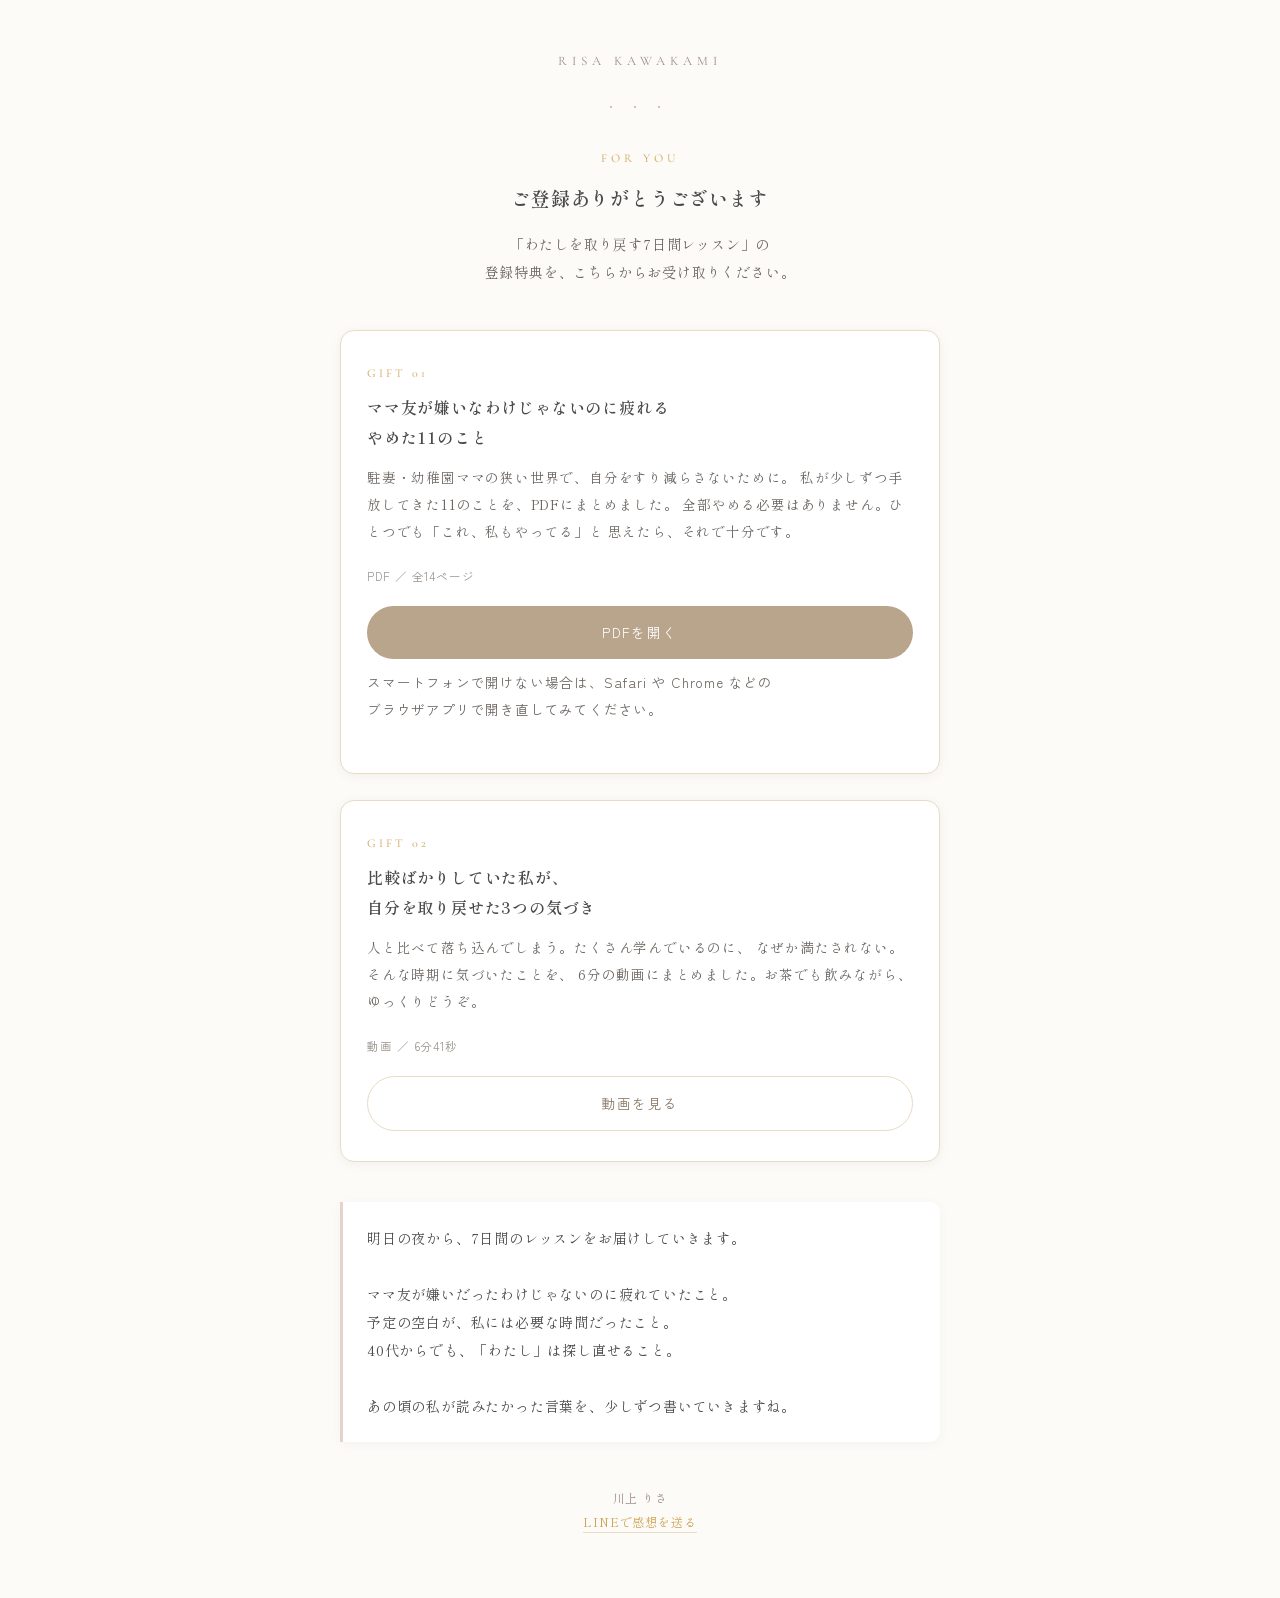
<file: gift/mamatomo11/index.html>
<!DOCTYPE html>
<html lang="ja">
<head>
    <meta charset="UTF-8">
    <meta name="viewport" content="width=device-width, initial-scale=1.0">
    <meta name="robots" content="noindex">
    <title>登録特典｜わたしを取り戻す7日間レッスン</title>

    <link rel="preconnect" href="https://fonts.googleapis.com">
    <link rel="preconnect" href="https://fonts.gstatic.com" crossorigin>
    <link href="https://fonts.googleapis.com/css2?family=Cormorant+Garamond:wght@400;600&family=Shippori+Mincho:wght@400;500;600&family=Zen+Kaku+Gothic+New:wght@300;400;500&display=swap" rel="stylesheet">

    <style>
        * { margin: 0; padding: 0; box-sizing: border-box; }
        body {
            background-color: #FDFBF7;
            color: #4A4A4A;
            font-family: "Shippori Mincho", serif;
            letter-spacing: 0.05em;
            line-height: 2;
        }
        .wrap {
            max-width: 640px;
            margin: 0 auto;
            padding: 48px 20px 64px;
            text-align: center;
        }
        .brand {
            font-family: "Cormorant Garamond", serif;
            font-size: 13px;
            letter-spacing: 5px;
            color: #9c8c8c;
        }
        .deco { color: #d4b5b5; font-size: 14px; letter-spacing: 10px; margin: 18px 0 26px; }
        .label {
            font-family: "Cormorant Garamond", serif;
            font-size: 12px;
            letter-spacing: 4px;
            color: #Cca352;
            text-transform: uppercase;
            margin-bottom: 10px;
        }
        h1 {
            font-size: 19px;
            font-weight: 600;
            line-height: 1.9;
            margin-bottom: 14px;
        }
        .lead {
            font-size: 14px;
            color: #6b6560;
            margin-bottom: 44px;
        }
        .card {
            background: #ffffff;
            border: 1px solid #E8DCC4;
            border-radius: 14px;
            padding: 30px 26px;
            box-shadow: 0 2px 12px rgba(0, 0, 0, 0.05);
            margin-bottom: 26px;
            text-align: left;
        }
        .card .num {
            font-family: "Cormorant Garamond", serif;
            font-size: 12px;
            letter-spacing: 3px;
            color: #Cca352;
            margin-bottom: 8px;
        }
        .card h2 {
            font-size: 16px;
            font-weight: 600;
            line-height: 1.85;
            margin-bottom: 12px;
        }
        .card p {
            font-size: 13.5px;
            color: #6b6560;
            line-height: 2;
            margin-bottom: 20px;
        }
        .meta {
            font-family: "Zen Kaku Gothic New", sans-serif;
            font-size: 11.5px;
            color: #9a948e;
            letter-spacing: 0.08em;
            margin-bottom: 18px;
        }
        .btn {
            display: block;
            text-align: center;
            font-family: "Zen Kaku Gothic New", sans-serif;
            font-size: 13.5px;
            letter-spacing: 0.12em;
            color: #ffffff;
            background: #B9A48C;
            border-radius: 999px;
            padding: 13px 18px;
            text-decoration: none;
            transition: opacity .2s;
        }
        .btn:hover { opacity: .82; }
        .btn.ghost {
            background: #ffffff;
            color: #8a7a66;
            border: 1px solid #E8DCC4;
        }
        .message {
            font-size: 14px;
            text-align: left;
            background: #ffffff;
            border-left: 3px solid #E8D1CB;
            border-radius: 0 10px 10px 0;
            padding: 22px 24px;
            box-shadow: 0 2px 12px rgba(0, 0, 0, 0.04);
            margin: 40px 0 44px;
        }
        .footer { font-size: 12px; color: #9c8c8c; }
        .footer a { color: #Cca352; text-decoration: none; border-bottom: 1px solid #E8DCC4; padding-bottom: 2px; }
        .hint {
            font-family: "Zen Kaku Gothic New", sans-serif;
            font-size: 11px;
            color: #9a948e;
            margin-top: 10px;
            line-height: 1.9;
        }
    </style>
</head>
<body>
    <div class="wrap">
        <div class="brand">RISA KAWAKAMI</div>
        <div class="deco">・・・</div>

        <div class="label">for you</div>
        <h1>ご登録ありがとうございます</h1>
        <p class="lead">
            「わたしを取り戻す7日間レッスン」の<br>
            登録特典を、こちらからお受け取りください。
        </p>

        <div class="card">
            <div class="num">GIFT 01</div>
            <h2>ママ友が嫌いなわけじゃないのに疲れる<br>やめた11のこと</h2>
            <p>
                駐妻・幼稚園ママの狭い世界で、自分をすり減らさないために。
                私が少しずつ手放してきた11のことを、PDFにまとめました。
                全部やめる必要はありません。ひとつでも「これ、私もやってる」と
                思えたら、それで十分です。
            </p>
            <div class="meta">PDF ／ 全14ページ</div>
            <a class="btn" href="mamatomo-yameta11.pdf" target="_blank" rel="noopener">PDFを開く</a>
            <p class="hint">
                スマートフォンで開けない場合は、Safari や Chrome などの<br>
                ブラウザアプリで開き直してみてください。
            </p>
        </div>

        <div class="card">
            <div class="num">GIFT 02</div>
            <h2>比較ばかりしていた私が、<br>自分を取り戻せた3つの気づき</h2>
            <p>
                人と比べて落ち込んでしまう。たくさん学んでいるのに、
                なぜか満たされない。そんな時期に気づいたことを、
                6分の動画にまとめました。お茶でも飲みながら、ゆっくりどうぞ。
            </p>
            <div class="meta">動画 ／ 6分41秒</div>
            <a class="btn ghost" href="../video001/">動画を見る</a>
        </div>

        <div class="message">
            明日の夜から、7日間のレッスンをお届けしていきます。<br><br>
            ママ友が嫌いだったわけじゃないのに疲れていたこと。<br>
            予定の空白が、私には必要な時間だったこと。<br>
            40代からでも、「わたし」は探し直せること。<br><br>
            あの頃の私が読みたかった言葉を、少しずつ書いていきますね。
        </div>

        <div class="footer">
            川上 りさ<br>
            <a href="https://lin.ee/wLfIgCo" target="_blank" rel="noopener">LINEで感想を送る</a>
        </div>
    </div>
</body>
</html>
</file>
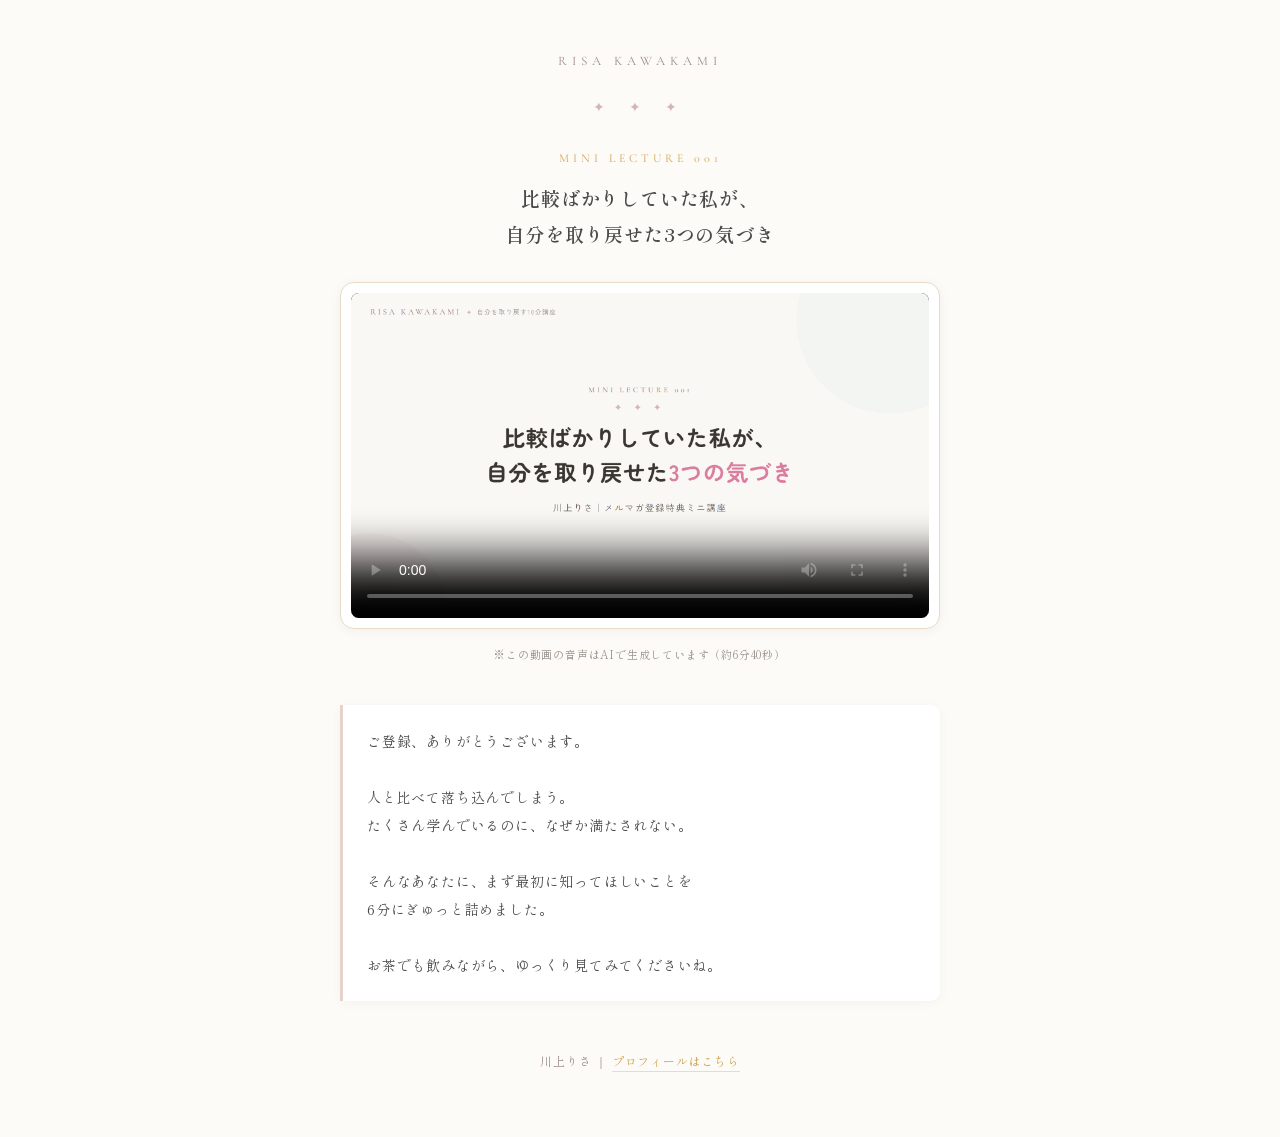
<file: gift/video001/index.html>
<!DOCTYPE html>
<html lang="ja">
<head>
    <meta charset="UTF-8">
    <meta name="viewport" content="width=device-width, initial-scale=1.0">
    <meta name="robots" content="noindex">
    <title>ミニ動画講座｜比較ばかりしていた私が、自分を取り戻せた3つの気づき</title>

    <link rel="preconnect" href="https://fonts.googleapis.com">
    <link rel="preconnect" href="https://fonts.gstatic.com" crossorigin>
    <link href="https://fonts.googleapis.com/css2?family=Cormorant+Garamond:wght@400;600&family=Shippori+Mincho:wght@400;500;600&family=Zen+Kaku+Gothic+New:wght@300;400;500&display=swap" rel="stylesheet">

    <style>
        * { margin: 0; padding: 0; box-sizing: border-box; }
        body {
            background-color: #FDFBF7;
            color: #4A4A4A;
            font-family: "Shippori Mincho", serif;
            letter-spacing: 0.05em;
            line-height: 2;
        }
        .wrap {
            max-width: 640px;
            margin: 0 auto;
            padding: 48px 20px 64px;
            text-align: center;
        }
        .brand {
            font-family: "Cormorant Garamond", serif;
            font-size: 13px;
            letter-spacing: 5px;
            color: #9c8c8c;
        }
        .deco { color: #d4b5b5; font-size: 14px; letter-spacing: 10px; margin: 18px 0 26px; }
        .label {
            font-family: "Cormorant Garamond", serif;
            font-size: 12px;
            letter-spacing: 4px;
            color: #Cca352;
            text-transform: uppercase;
            margin-bottom: 10px;
        }
        h1 {
            font-size: 19px;
            font-weight: 600;
            line-height: 1.9;
            margin-bottom: 30px;
        }
        .video-card {
            background: #ffffff;
            border: 1px solid #E8DCC4;
            border-radius: 14px;
            padding: 10px;
            box-shadow: 0 2px 12px rgba(0, 0, 0, 0.05);
            margin-bottom: 14px;
        }
        video {
            width: 100%;
            display: block;
            border-radius: 8px;
            background: #000;
        }
        .ai-note { font-size: 11px; color: #9a948e; margin-bottom: 40px; }
        .message {
            font-size: 14px;
            text-align: left;
            background: #ffffff;
            border-left: 3px solid #E8D1CB;
            border-radius: 0 10px 10px 0;
            padding: 22px 24px;
            box-shadow: 0 2px 12px rgba(0, 0, 0, 0.04);
            margin-bottom: 48px;
        }
        .footer { font-size: 12px; color: #9c8c8c; }
        .footer a { color: #Cca352; text-decoration: none; border-bottom: 1px solid #E8DCC4; padding-bottom: 2px; }
    </style>
</head>
<body>
    <div class="wrap">
        <div class="brand">RISA KAWAKAMI</div>
        <div class="deco">✦ ✦ ✦</div>

        <div class="label">Mini Lecture 001</div>
        <h1>比較ばかりしていた私が、<br>自分を取り戻せた3つの気づき</h1>

        <div class="video-card">
            <video controls playsinline preload="metadata" poster="poster.png">
                <source src="video.mp4" type="video/mp4">
                お使いのブラウザでは動画を再生できません。
            </video>
        </div>
        <div class="ai-note">※この動画の音声はAIで生成しています（約6分40秒）</div>

        <div class="message">
            ご登録、ありがとうございます。<br><br>
            人と比べて落ち込んでしまう。<br>
            たくさん学んでいるのに、なぜか満たされない。<br><br>
            そんなあなたに、まず最初に知ってほしいことを<br>
            6分にぎゅっと詰めました。<br><br>
            お茶でも飲みながら、ゆっくり見てみてくださいね。
        </div>

        <div class="footer">
            川上りさ ｜ <a href="https://risa-hsp.github.io/profile/">プロフィールはこちら</a>
        </div>
    </div>
</body>
</html>
</file>
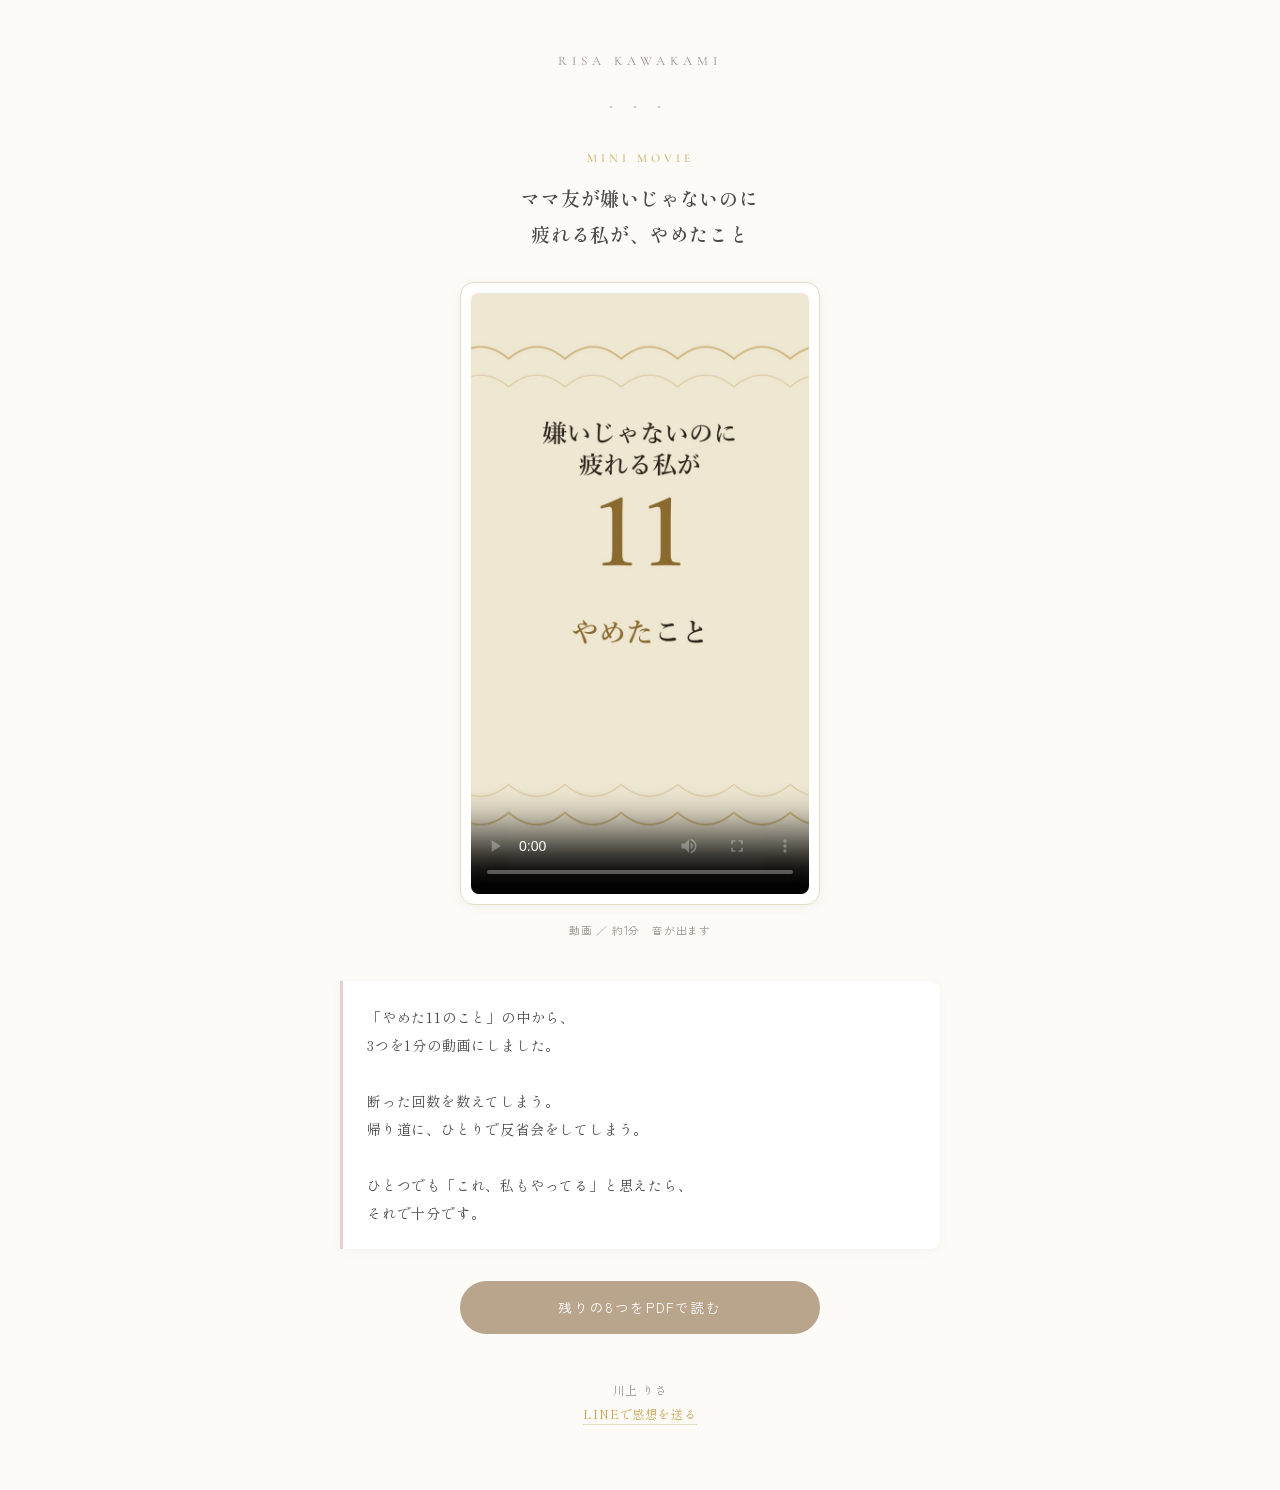
<file: gift/video002/index.html>
<!DOCTYPE html>
<html lang="ja">
<head>
    <meta charset="UTF-8">
    <meta name="viewport" content="width=device-width, initial-scale=1.0">
    <meta name="robots" content="noindex">
    <title>ミニ動画｜ママ友が嫌いじゃないのに疲れる私が、やめたこと</title>

    <link rel="preconnect" href="https://fonts.googleapis.com">
    <link rel="preconnect" href="https://fonts.gstatic.com" crossorigin>
    <link href="https://fonts.googleapis.com/css2?family=Cormorant+Garamond:wght@400;600&family=Shippori+Mincho:wght@400;500;600&family=Zen+Kaku+Gothic+New:wght@300;400;500&display=swap" rel="stylesheet">

    <style>
        * { margin: 0; padding: 0; box-sizing: border-box; }
        body {
            background-color: #FDFBF7;
            color: #4A4A4A;
            font-family: "Shippori Mincho", serif;
            letter-spacing: 0.05em;
            line-height: 2;
        }
        .wrap {
            max-width: 640px;
            margin: 0 auto;
            padding: 48px 20px 64px;
            text-align: center;
        }
        .brand {
            font-family: "Cormorant Garamond", serif;
            font-size: 13px;
            letter-spacing: 5px;
            color: #9c8c8c;
        }
        .deco { color: #d4b5b5; font-size: 14px; letter-spacing: 10px; margin: 18px 0 26px; }
        .label {
            font-family: "Cormorant Garamond", serif;
            font-size: 12px;
            letter-spacing: 4px;
            color: #Cca352;
            text-transform: uppercase;
            margin-bottom: 10px;
        }
        h1 {
            font-size: 19px;
            font-weight: 600;
            line-height: 1.9;
            margin-bottom: 30px;
        }
        .video-card {
            max-width: 360px;
            margin: 0 auto 14px;
            background: #ffffff;
            border: 1px solid #E8DCC4;
            border-radius: 14px;
            padding: 10px;
            box-shadow: 0 2px 12px rgba(0, 0, 0, 0.05);
        }
        video {
            width: 100%;
            aspect-ratio: 9 / 16;
            display: block;
            border-radius: 8px;
            background: #EDE5D2;
        }
        .meta {
            font-family: "Zen Kaku Gothic New", sans-serif;
            font-size: 11px;
            color: #9a948e;
            margin-bottom: 40px;
        }
        .message {
            font-size: 14px;
            text-align: left;
            background: #ffffff;
            border-left: 3px solid #E8D1CB;
            border-radius: 0 10px 10px 0;
            padding: 22px 24px;
            box-shadow: 0 2px 12px rgba(0, 0, 0, 0.04);
            margin-bottom: 32px;
        }
        .btn {
            display: block;
            max-width: 360px;
            margin: 0 auto 44px;
            text-align: center;
            font-family: "Zen Kaku Gothic New", sans-serif;
            font-size: 13.5px;
            letter-spacing: 0.12em;
            color: #ffffff;
            background: #B9A48C;
            border-radius: 999px;
            padding: 13px 18px;
            text-decoration: none;
            transition: opacity .2s;
        }
        .btn:hover { opacity: .82; }
        .footer { font-size: 12px; color: #9c8c8c; }
        .footer a { color: #Cca352; text-decoration: none; border-bottom: 1px solid #E8DCC4; padding-bottom: 2px; }
    </style>
</head>
<body>
    <div class="wrap">
        <div class="brand">RISA KAWAKAMI</div>
        <div class="deco">・・・</div>

        <div class="label">Mini Movie</div>
        <h1>ママ友が嫌いじゃないのに<br>疲れる私が、やめたこと</h1>

        <div class="video-card">
            <video controls playsinline preload="metadata" poster="poster.png">
                <source src="video.mp4" type="video/mp4">
                お使いのブラウザでは動画を再生できません。
            </video>
        </div>
        <div class="meta">動画 ／ 約1分　音が出ます</div>

        <div class="message">
            「やめた11のこと」の中から、<br>
            3つを1分の動画にしました。<br><br>
            断った回数を数えてしまう。<br>
            帰り道に、ひとりで反省会をしてしまう。<br><br>
            ひとつでも「これ、私もやってる」と思えたら、<br>
            それで十分です。
        </div>

        <a class="btn" href="../mamatomo11/">残りの8つをPDFで読む</a>

        <div class="footer">
            川上 りさ<br>
            <a href="https://lin.ee/wLfIgCo" target="_blank" rel="noopener">LINEで感想を送る</a>
        </div>
    </div>
</body>
</html>
</file>
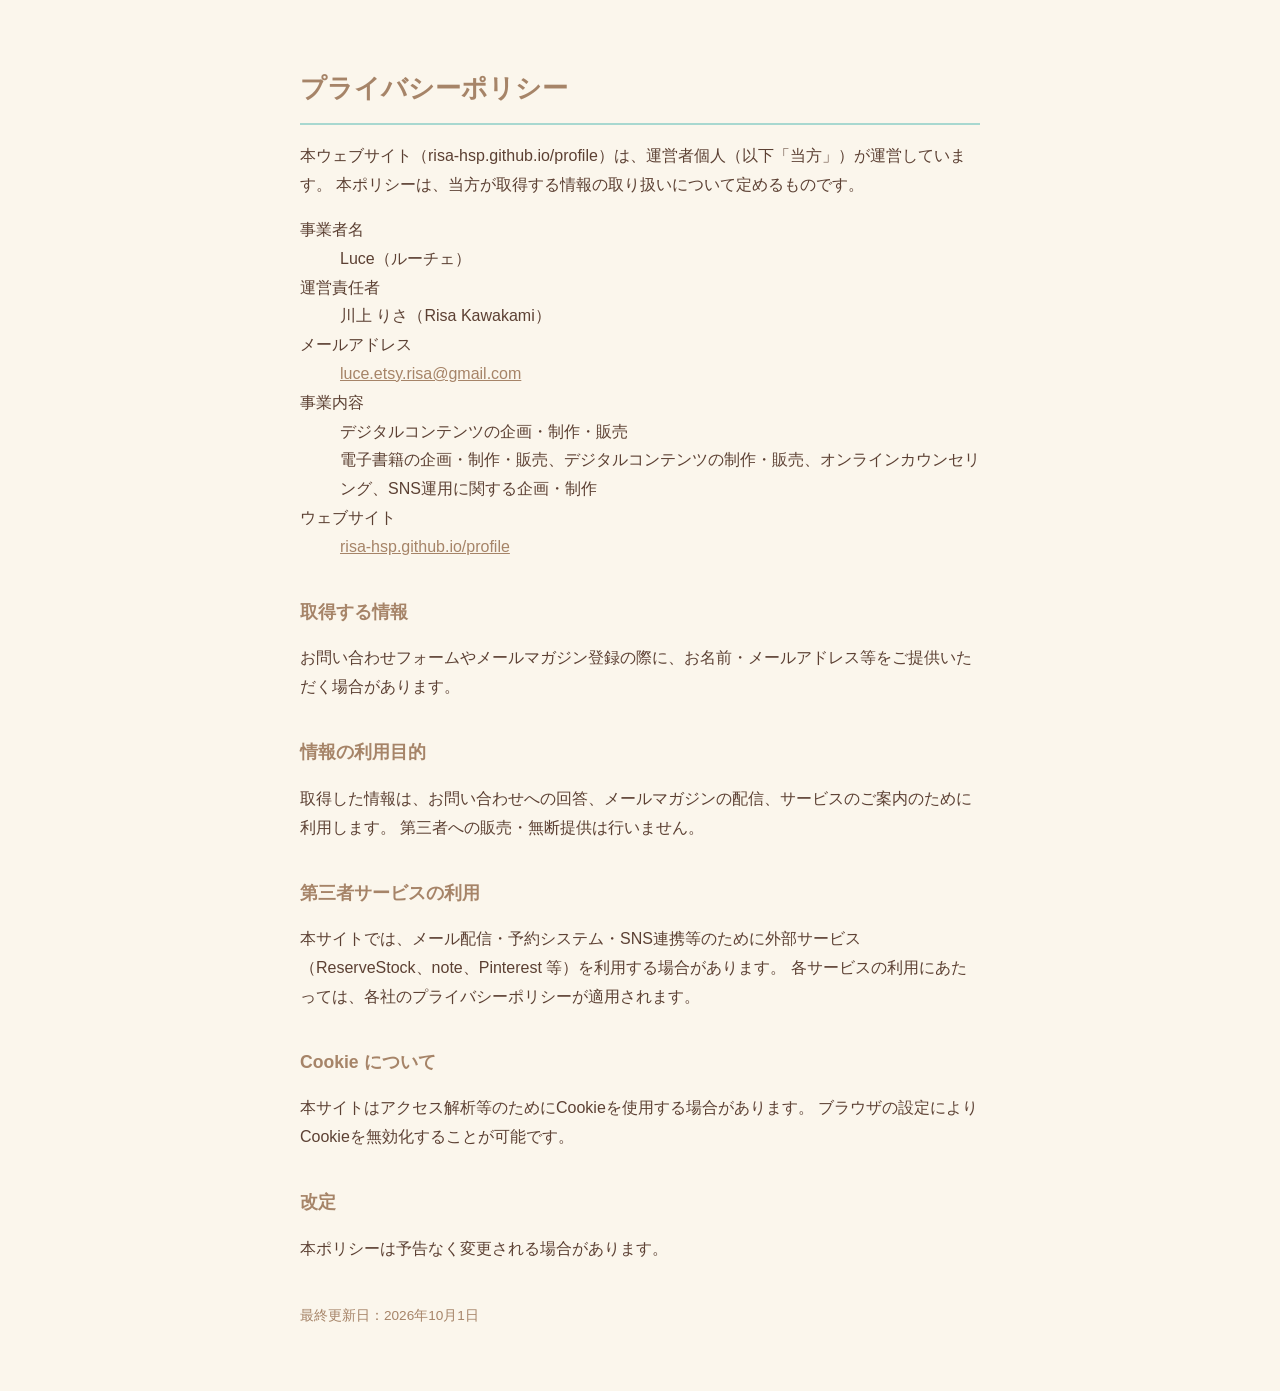
<file: privacy-policy.html>
<!DOCTYPE html>
<html lang="ja">
<head>
<meta charset="UTF-8">
<meta name="viewport" content="width=device-width, initial-scale=1.0">
<title>プライバシーポリシー｜Risa</title>
<style>
  body {
    font-family: "Hiragino Sans", "Yu Gothic", sans-serif;
    background: #FBF6EC;
    color: #5C4033;
    max-width: 680px;
    margin: 0 auto;
    padding: 48px 24px;
    line-height: 1.8;
  }
  h1 {
    color: #A68468;
    font-size: 1.6em;
    border-bottom: 2px solid #A8D8D0;
    padding-bottom: 12px;
  }
  h2 {
    color: #A68468;
    font-size: 1.1em;
    margin-top: 2em;
  }
  a { color: #A68468; }
</style>
</head>
<body>

<h1>プライバシーポリシー</h1>

<p>本ウェブサイト（risa-hsp.github.io/profile）は、運営者個人（以下「当方」）が運営しています。
本ポリシーは、当方が取得する情報の取り扱いについて定めるものです。</p>

 <div class="card">
    <dl>
      <div class="row">
        <dt>事業者名</dt>
        <dd>Luce（ルーチェ）</dd>
      </div>
      <div class="row">
        <dt>運営責任者</dt>
        <dd>川上 りさ（Risa Kawakami）</dd>
      </div>

      <div class="row">
        <dt>メールアドレス</dt>
        <dd><a href="mailto:luce.etsy.risa@gmail.com">luce.etsy.risa@gmail.com</a></dd>
      </div>
      <div class="row">
        <dt>事業内容</dt>
        <dd>デジタルコンテンツの企画・制作・販売<br>電子書籍の企画・制作・販売、デジタルコンテンツの制作・販売、オンラインカウンセリング、SNS運用に関する企画・制作</dd>
      </div>
      <div class="row">
        <dt>ウェブサイト</dt>
        <dd><a href="https://risa-hsp.github.io/profile/">risa-hsp.github.io/profile</a></dd>
      </div>
    </dl>
  </div>
  
<h2>取得する情報</h2>
<p>お問い合わせフォームやメールマガジン登録の際に、お名前・メールアドレス等をご提供いただく場合があります。</p>

<h2>情報の利用目的</h2>
<p>取得した情報は、お問い合わせへの回答、メールマガジンの配信、サービスのご案内のために利用します。
第三者への販売・無断提供は行いません。</p>

<h2>第三者サービスの利用</h2>
<p>本サイトでは、メール配信・予約システム・SNS連携等のために外部サービス（ReserveStock、note、Pinterest 等）を利用する場合があります。
各サービスの利用にあたっては、各社のプライバシーポリシーが適用されます。</p>

<h2>Cookie について</h2>
<p>本サイトはアクセス解析等のためにCookieを使用する場合があります。
ブラウザの設定によりCookieを無効化することが可能です。</p>


<h2>改定</h2>
<p>本ポリシーは予告なく変更される場合があります。</p>

<p style="margin-top:3em; font-size: 0.85em; color:#A68468;">最終更新日：2026年10月1日</p>

</body>
</html>
</file>
<file: assets/lp.css>
:root{--ivory:#F5F0E6;--sage:#929B86;--gold:#C3A66F;--ink:#3e453b;--muted:#62675e;--serif:'Yu Mincho','Hiragino Mincho ProN','Noto Serif CJK JP',serif}
*{box-sizing:border-box}
html{scroll-behavior:smooth;scroll-padding-top:24px}
body{margin:0;background:var(--ivory);color:var(--ink);font-family:'Hiragino Kaku Gothic ProN','Yu Gothic',sans-serif;font-size:16px;line-height:2.05;-webkit-font-smoothing:antialiased}
a{color:inherit;text-underline-offset:5px}
a:focus-visible{outline:3px solid #69735d;outline-offset:5px}
img{display:block;max-width:100%}
h1,h2,h3,p{margin:0}
h1,h2,h3{font-family:var(--serif);font-weight:500}
h2{font-size:clamp(25px,3vw,36px);line-height:1.8;letter-spacing:.06em;margin-bottom:32px}
h3{font-size:18px;line-height:1.8}
p+p{margin-top:22px}
.skip{position:absolute;top:-100px;left:12px;z-index:10;background:white;padding:8px}
.skip:focus{top:10px}
.header{max-width:1280px;margin:auto;padding:20px 24px;display:flex;align-items:center;justify-content:space-between}
.brand{text-decoration:none;font-family:var(--serif);font-size:21px;letter-spacing:.14em;line-height:1.6}
.brand span{display:block;font-family:sans-serif;font-size:10px;letter-spacing:.1em;color:var(--muted)}
nav{display:flex;gap:28px;font-size:12px}
nav a{text-decoration:none}
.hero{position:relative;isolation:isolate;min-height:740px;overflow:hidden;background:#e9e6dc}
.hero-photo{position:absolute;right:0;top:0;width:58%;height:100%;object-fit:cover;object-position:50% 54%;z-index:-2}
.hero:before{content:'';position:absolute;inset:0;background:linear-gradient(90deg,var(--ivory) 9%,rgba(245,240,230,.96) 32%,rgba(245,240,230,.74) 48%,rgba(245,240,230,0) 76%);z-index:-1}
.hero-content{max-width:1152px;margin:auto;padding:125px 24px 100px}
.eyebrow{font-family:Georgia,serif;font-size:11px;letter-spacing:.22em;color:#656c5c;margin-bottom:24px}
h1{font-size:clamp(29px,3.4vw,46px);line-height:1.85;letter-spacing:.06em}
.hero-lead{margin-top:26px;line-height:2.1}
.cta{display:flex;align-items:center;justify-content:center;gap:20px;max-width:390px;min-height:64px;padding:16px 18px;background:var(--sage);color:#20281c;border:1px solid rgba(62,69,59,.12);border-radius:4px;text-decoration:none;font-size:15px;font-weight:600;line-height:1.6;box-shadow:0 7px 20px #3e453b0c;transition:background .2s,transform .2s}
.cta:hover{background:#a5ae99;transform:translateY(-2px)}
.cta span{font-size:21px;font-weight:400}
.hero .cta{margin-top:32px}
.note{font-size:11px;color:var(--muted);line-height:1.9;margin-top:14px!important;max-width:400px}
.hero-caption{position:absolute;right:30px;bottom:36px;writing-mode:vertical-rl;font-family:var(--serif);font-size:12px;letter-spacing:.18em}
.mobile{display:none}
.section{padding:100px 24px}
.container{max-width:1080px;margin:auto}
.reading{max-width:600px;margin:auto}
.empathy{background:#fcfaf5}
.empathy .eyebrow,.empathy h2{text-align:center}
.empathy blockquote{margin:32px 0;padding:20px 24px;border-left:2px solid var(--gold);background:var(--ivory);font-family:var(--serif);font-size:18px}
.question{text-align:center;font-family:var(--serif);font-size:20px;margin-top:36px!important}
.awareness{position:relative}
.awareness:before{content:'';display:block;width:1px;height:46px;background:var(--gold);margin:0 auto 35px}
.awareness h2,.awareness .eyebrow{text-align:center}
.diagnosis{background:#e7e9e1}
.diagnosis-grid{display:grid;grid-template-columns:1fr 1fr;gap:80px;align-items:center}
.diagnosis-card{background:#fcfaf5;border:1px solid #c3a66f55;border-radius:8px;padding:40px 32px;box-shadow:0 16px 36px #3e453b06}
.card-label{display:inline-block;font-size:12px;letter-spacing:.12em;padding-bottom:12px;border-bottom:1px solid var(--gold);margin-bottom:26px}
.diagnosis-card h3{font-size:22px;margin:26px 0}
.diagnosis-card .cta{margin-top:30px}
.receive{text-align:center;background:#fcfaf5}
.steps{list-style:none;counter-reset:steps;padding:0;display:grid;grid-template-columns:repeat(3,1fr);gap:24px;margin:40px 0 30px}
.steps li{border:1px solid #929b8638;border-radius:6px;padding:25px 16px 30px;background:#fffdf9}
.step-number{display:block;font-family:Georgia,serif;font-size:34px;line-height:1.5;color:#897042;margin-bottom:16px}
.steps p{font-size:13px;color:var(--muted);margin-top:14px}
.receive-note{font-size:14px}
.text-link{display:inline-block;font-size:13px;margin-top:16px}
.about-grid{display:grid;grid-template-columns:320px 1fr;gap:90px;align-items:center;max-width:960px}
.portrait img{border-radius:50%;width:300px;aspect-ratio:1;object-fit:cover}
.portrait p{font-family:Georgia,serif;letter-spacing:.06em;font-size:25px;text-align:center;margin-top:24px}
.portrait p span{display:block;font-family:var(--serif);font-size:14px;margin-top:6px}
.about p:not(.eyebrow){font-size:15px}
.closing{text-align:center;background:linear-gradient(145deg,#e5e8df,#f5f0e6 75%);border-top:1px solid #929b8630}
.closing h2{font-size:clamp(23px,3vw,32px)}
.closing .cta{margin:34px auto 0}
.closing .note{margin-left:auto;margin-right:auto}
.closing p{font-size:15px}
footer{padding:46px 24px;text-align:center;background:#fcfaf5}
.footer-name{font-family:var(--serif);font-size:20px;letter-spacing:.16em}
.footer-links{display:flex;justify-content:center;gap:12px 24px;flex-wrap:wrap;margin:24px auto;font-size:12px;max-width:740px}
.footer-links a{text-decoration:none}
footer small{font:11px Georgia,serif;letter-spacing:.1em;color:var(--muted)}

@media(max-width:700px){body{font-size:15px;line-height:2.1}
.header{padding:16px 22px}
.brand{font-size:18px}
nav{gap:14px}
nav a{font-size:10px}
nav a:first-child{display:none}
.hero{min-height:785px}
.hero-photo{width:100%;height:66%;object-position:50% 48%}
.hero:before{background:linear-gradient(180deg,rgba(245,240,230,.08),rgba(245,240,230,.16) 21%,rgba(245,240,230,.93) 49%,var(--ivory) 67%)}
.hero-content{padding:344px 24px 40px}
.hero .eyebrow{margin-bottom:16px;font-size:9px}
.hero h1{font-size:clamp(25px,6.8vw,33px);line-height:1.85;letter-spacing:.025em}
.hero-lead{font-size:14px;margin-top:20px}
.mobile{display:block}
.hero .cta{margin-top:25px}
.hero-caption{top:30px;right:18px;bottom:auto;font-size:10px}
.cta{font-size:14px;gap:14px;width:100%;min-height:62px}
.note{font-size:10px}
.section{padding:72px 24px}
h2{font-size:25px;letter-spacing:.02em;margin-bottom:28px}
.eyebrow{font-size:10px;margin-bottom:18px}
.reading{max-width:540px}
.empathy blockquote{font-size:16px;padding:18px 15px}
.diagnosis-grid,.about-grid{grid-template-columns:1fr;gap:32px}
.diagnosis-card{padding:28px 22px}
.diagnosis-card h3{font-size:20px}
.steps{grid-template-columns:1fr;gap:14px;margin-top:28px;text-align:left}
.steps li{padding:22px 22px 22px 76px;position:relative}
.step-number{position:absolute;left:20px;top:20px;font-size:28px}
.steps h3{font-size:16px}
.steps h3 br{display:none}
.steps p{margin-top:8px;line-height:1.9}
.steps p br{display:none}
.receive-note{text-align:left}
.about-grid{gap:36px}
.portrait img{width:220px;margin:auto}
.portrait p{margin-top:20px}
.about .eyebrow,.about h2{text-align:center}
.closing h2{font-size:23px}
.closing p{font-size:14px}
.footer-links{gap:12px 20px}
.closing .note{font-size:11px}
}

@media(prefers-reduced-motion:reduce){html{scroll-behavior:auto}
.cta{transition:none}
.cta:hover{transform:none}
}

/* HTMLの寸法属性を保ちつつ、プロフィール写真を正方形で表示する。 */
.portrait img{height:auto}

/* 診断・LINE特典を分け、書籍とメルマガをコンパクトに紹介。 */
.diagnosis-how{margin-top:36px;border-top:1px solid #929b8640;padding-top:24px}
.diagnosis-how>h3{text-align:center;font-size:16px}
.steps-compact{margin:18px 0 0;gap:16px}
.steps-compact li{padding:18px 20px;background:#fcfaf580}
.steps-compact .step-number{font-size:23px;margin-bottom:8px}
.steps-compact h3{font-size:16px}
.steps-compact p{font-size:12px;margin-top:8px;line-height:1.8}
.line-gifts{background:#fcfaf5}
.line-gifts .cta{margin-top:28px}
.cta-secondary{background:transparent;border:1px solid var(--sage);box-shadow:none}
.cta-secondary:hover{background:#e7e9e1}
.books{background:#fcfaf5;padding-top:64px;padding-bottom:64px}
.books>.container>.eyebrow,.books h2,.section-lead{text-align:center}
.books h2{font-size:clamp(24px,2.7vw,32px);margin-bottom:20px}
.section-lead{font-size:14px}
.book-grid{display:grid;grid-template-columns:repeat(3,minmax(0,1fr));gap:22px;margin-top:30px}
.book-card{border:1px solid #929b8633;border-radius:6px;background:#fffdf9;padding:24px;display:flex;flex-direction:column}
.book-new{border-color:#929b8633}
.book-cover-pending{width:110px;height:155px;margin:0 auto 20px;background:var(--ivory);border:1px dashed #929b8677;display:grid;place-items:center;color:var(--muted);font-size:12px}
.book-body{display:flex;flex-direction:column;flex:1}
.book-category{font-size:11px;letter-spacing:.06em;color:#75603b}
.book-card h3{font-size:18px;margin:5px 0 12px}
.book-body>p:not(.book-category){font-size:13px;line-height:1.9;margin:0 0 20px}
.book-link{display:flex;justify-content:space-between;align-items:center;min-height:44px;padding:10px 0;font-size:13px;border-top:1px solid #929b8640;text-decoration:none;margin-top:auto}
.newsletter{padding-top:54px;padding-bottom:54px}
.newsletter-card{display:grid;grid-template-columns:1.4fr 1fr;gap:48px;align-items:center}
.newsletter h2{font-size:27px;margin-bottom:20px}
.newsletter h2 span{display:block;font-size:14px;margin-bottom:6px}
.newsletter p:not(.eyebrow):not(.note){font-size:14px}
.newsletter .eyebrow{margin-bottom:16px}
@media(max-width:700px){
.diagnosis-how{margin-top:28px}
.steps-compact{gap:8px}
.steps-compact li{padding:16px 16px 16px 60px}
.steps-compact .step-number{left:16px;top:14px;font-size:23px}
.book-grid{grid-template-columns:1fr;gap:14px}
.book-card{flex-direction:row;gap:18px;padding:20px 16px}
.book-cover-pending{flex-shrink:0;width:76px;height:110px;margin:0;font-size:10px}
.book-card h3{font-size:17px}
.book-body>p:not(.book-category){font-size:12px;margin-bottom:10px}
.book-link{font-size:12px}
.books,.newsletter{padding-top:54px;padding-bottom:54px}
.newsletter-card{grid-template-columns:1fr;gap:24px}
.newsletter h2{font-size:25px}
.newsletter .cta{margin:auto}
.newsletter .note{text-align:center;max-width:none}
}

.book-cover{display:block;width:110px;height:170px;object-fit:contain;margin:0 auto 20px}
@media(max-width:700px){.book-cover{flex-shrink:0;width:76px;height:120px;margin:0;object-position:top}}

/* アップロード素材を余白とともに配置。画像は全体を表示する。 */
.empathy-comic{width:100%;height:auto;margin:34px auto 0;border-radius:6px}
.series-label{text-align:center;font-family:var(--serif);font-size:16px;letter-spacing:.12em;color:#75603b;margin:0 0 14px}
.series-label+.section-lead{margin-top:0}
.newsletter-banner{width:100%;max-width:760px;height:auto;margin:0 auto 32px;border-radius:6px}
.diagnosis-art-link{display:block;max-width:390px;margin:0 auto 32px}
.diagnosis-art{width:100%;height:auto;border-radius:6px}
@media(max-width:700px){.empathy-comic{margin-top:26px}.newsletter-banner{margin-bottom:26px}.diagnosis-art-link{max-width:340px;margin-bottom:28px}}

/* 原画像を残し、上下の見出しを表示範囲から除く。 */
.empathy-comic-frame{position:relative;overflow:hidden;aspect-ratio:1536/540;margin:34px auto 0;border-radius:4px}
.empathy-comic-frame .empathy-comic{position:absolute;inset:0 auto auto 0;width:100%;height:auto;margin:0;border-radius:0;transform:translateY(-27.6%)}
.comic-afterword{margin-top:28px;line-height:2.05}
.book-cover-link{display:block;width:110px;margin:0 auto 20px}
.book-cover-link .book-cover{margin:0}
@media(max-width:700px){.empathy-comic-frame{margin-top:26px}.book-cover-link{flex-shrink:0;width:76px;margin:0}.comic-afterword{margin-top:24px}}

/* 最終調整：主役は無料診断。配色・写真・書籍カードは維持。 */
.hero-invitation{font-size:16px;max-width:410px;margin-top:16px;line-height:2}
.diagnosis-intro{background:#e7e9e1}
.diagnosis-intro-grid{display:grid;grid-template-columns:1fr 1fr;gap:52px;align-items:center}
.diagnosis-intro h2{font-size:clamp(25px,2.7vw,34px)}
.diagnosis-intro-card{background:#fcfaf5;padding:32px;border:1px solid #c3a66f55;border-radius:8px}
.diagnosis-intro-card h3{font-size:20px}
.diagnosis-points{padding-left:1.4em;margin:24px 0;line-height:2}
.diagnosis-points li{padding:5px 0}
.diagnosis-points li::marker{color:#69735d}
.lesson-overview{padding-bottom:32px;margin-bottom:32px;border-bottom:1px solid #929b8640}
.lesson-overview h3{font-size:22px;margin-bottom:16px}
.lesson-overview p{max-width:680px}
.supplement-title{font-size:26px;margin-bottom:28px}
.newsletter .newsletter-card h3{font-size:25px;margin-bottom:18px}
.newsletter .newsletter-card h3 span{display:block;font-size:16px;margin-bottom:6px}
body{font-size:16px}
.hero-lead,.about p:not(.eyebrow),.closing p:not(.eyebrow):not(.note),.section-lead,.book-body>p:not(.book-category),.newsletter p:not(.eyebrow):not(.note){font-size:16px}
.cta{font-size:16px;min-height:64px}
.note{font-size:13px;color:#555d4f}
.book-link,.text-link,.footer-links{font-size:14px}
.hero .eyebrow,.eyebrow{font-size:12px;color:#596150}
footer small{font-size:12px}
@media(max-width:700px){
body{font-size:16px}
.section{padding-top:58px;padding-bottom:58px}
.hero-lead,.hero-invitation{font-size:16px}
.hero .eyebrow{font-size:11px}
.hero-content{padding-bottom:44px}
.diagnosis-intro-grid{grid-template-columns:1fr;gap:28px}
.diagnosis-intro-card{padding:24px 20px}
.diagnosis-intro-card h3{font-size:18px}
.cta{font-size:15px;padding-left:12px;padding-right:12px;gap:10px}
.note,.closing .note{font-size:13px}
.book-card{gap:14px}
.book-body>p:not(.book-category){font-size:16px;line-height:1.9}
.book-card h3{font-size:18px}
.book-link{font-size:14px}
.newsletter .note{font-size:13px}
.lesson-overview h3{font-size:21px}
.supplement-title{font-size:23px}
}

/* 共感見出し：2行目のみ小さく、空行を入れずに表示。 */
.empathy-subtitle{display:block;margin-top:0;font-size:.76em;white-space:nowrap}

.books h2.books-title{color:#826638}

/* 指定見出しの色と、共感見出しの行間だけを調整。 */
.hero h1,.newsletter-card h3,.line-gifts h2,.closing h2{color:#826638}
.empathy h2{line-height:1.35}
.empathy-subtitle{margin:0;padding:0;line-height:1.35}

/* 引き構図を生かすヒーロー画像の表示範囲。 */
.hero-photo{width:100%;object-position:center 55%}
@media(max-width:700px){.hero-photo{height:330px;object-position:82% center}}
</file>
<file: kyorikan/style.css>
:root{--paper:#f6f1ea;--band:#efe7dc;--card:#fffaf4;--ink:#3a2a20;--soft:#7a6a5d;--gold:#a8875a;--green:#66735E;--line:#e3d6c6;--dark:#3a322c;--dark-ink:#efe6da}
*{box-sizing:border-box}
html{scroll-behavior:smooth}
body{margin:0;background:var(--paper);color:var(--ink);font-family:"Hiragino Sans","Yu Gothic","YuGothic","Noto Sans JP",sans-serif;font-size:16px;line-height:2.1;letter-spacing:.03em;-webkit-text-size-adjust:100%;overflow-x:hidden}
img{display:block;max-width:100%;height:auto}
a{color:var(--green)}
h1,h2,h3,.cta-title,.big{font-family:"Hiragino Mincho ProN","Yu Mincho","YuMincho","Noto Serif JP",serif;font-weight:500;letter-spacing:.04em}
em{font-style:normal;color:var(--gold)}

.in{max-width:640px;margin:0 auto;padding:0 22px;position:relative}

/* ファーストビュー */
.hero-img{width:100%;aspect-ratio:3/2;object-fit:cover}
.hero-text{padding-top:36px;padding-bottom:8px}
.hero h1{font-size:24px;letter-spacing:.02em;line-height:1.7;margin:0 0 28px}
.hero p{margin:0 0 1.15em}

/* 段 */
.sec{position:relative;padding:56px 0 40px;overflow:hidden}
.sec p{margin:0 0 1.15em}
.sec h2{font-size:26px;line-height:1.6;margin:0 0 18px;position:relative;z-index:1}
.sec h2::after{content:"";display:block;width:48px;height:1px;background:var(--gold);margin-top:22px}
.band{background:var(--band)}
.dark{background:var(--dark);color:var(--dark-ink)}
.center .in{text-align:center}
.center h2{font-size:30px}
.center h2::after{margin-left:auto;margin-right:auto}
.ps{padding-top:40px}

.deco{position:absolute;top:0;width:110px;opacity:.35;pointer-events:none;mix-blend-mode:multiply;z-index:0}
.deco-right{right:-30px}.deco-left{left:-30px}

/* 一文を大きく */
.big{font-size:21px;line-height:1.75;margin:30px 0 30px!important;position:relative;z-index:1}
.dark .big{color:#f4ead9}
.center .big{font-size:26px}

/* 心の声 */
.voice{background:var(--card);border:1px solid var(--line);border-left:3px solid var(--gold);border-radius:8px;padding:12px 16px;line-height:1.9;font-family:"Hiragino Mincho ProN","Yu Mincho",serif;position:relative;z-index:1}
.dark .voice{background:#463d36;border-color:#5d5249;border-left-color:var(--gold);color:#e9ddcd}
.center .voice{text-align:left}

/* 写真 */
.photo{margin:8px auto 30px;border-radius:16px}
.photo-tall{width:56%;max-width:260px;aspect-ratio:4/5;object-fit:cover;object-position:50% 0;box-shadow:0 18px 36px -28px #3a2a2088}
.photo-wide{width:100%}
.photo-small{width:38%;max-width:170px;box-shadow:0 14px 28px -22px #3a2a2088}
.profile{width:132px;height:132px;border-radius:50%;object-fit:cover;margin:6px 0 24px}
.sign{text-align:right;font-family:"Hiragino Mincho ProN","Yu Mincho",serif;font-size:18px}
.center .sign{text-align:center}

/* まとめた形 */
.timeline{list-style:none;margin:6px 0 30px 6px;padding:0 0 0 22px;border-left:1px solid var(--gold);text-align:left}
.timeline li{position:relative;background:var(--card);border:1px solid var(--line);border-radius:10px;padding:10px 16px;margin:0 0 12px;line-height:1.8}
.timeline li::before{content:"";position:absolute;left:-28.5px;top:50%;width:11px;height:11px;margin-top:-5px;border-radius:50%;background:var(--gold)}
.chips{list-style:none;margin:6px 0 30px;padding:0;display:flex;flex-wrap:wrap;gap:10px}
.chips li{background:var(--card);border:1px solid var(--line);border-radius:999px;padding:6px 16px;line-height:1.8;font-size:15px}
.dark .chips li{background:#463d36;border-color:#5d5249}
.grid{list-style:none;margin:6px 0 30px;padding:0;display:grid;grid-template-columns:1fr 1fr;gap:10px}
.grid li{background:var(--card);border:1px solid var(--line);border-radius:12px;padding:14px;font-size:14px;line-height:1.8}
.pair{display:grid;grid-template-columns:1fr 1fr;gap:12px;margin:10px 0 30px}
.pair-card{background:var(--card);border:1px solid var(--line);border-radius:12px;overflow:hidden;display:flex;flex-direction:column}
.pair-card p{margin:0!important;padding:14px 14px 4px;font-size:14px;line-height:1.8;flex:1}
.pair-card img{width:100%;aspect-ratio:4/3;object-fit:cover}

.checks{list-style:none;margin:8px 0 28px;padding:20px 22px;background:var(--card);border-radius:14px}
.checks li{position:relative;padding-left:1.6em;margin:.35em 0;line-height:1.9}
.checks li::before{content:"✓";position:absolute;left:0;color:var(--green)}

.type{background:var(--card);border-radius:14px;padding:18px 22px;margin:0 0 14px}
.type h3{font-size:18px;margin:0 0 6px;color:var(--green)}
.type p{margin:0!important;font-size:15px;line-height:1.9}

/* 診断の案内 */
.sec-cta{padding:20px 0}
.cta-box{background:var(--card);border:1px solid var(--line);border-radius:20px;padding:20px 20px 24px;margin:24px 0;text-align:center;box-shadow:0 20px 40px -32px #3a2a2055;position:relative;z-index:1}
.cta-banner{width:100%;border-radius:12px;margin:0 0 20px}
.cta-box p{margin:0 0 1em}
.cta-title{font-size:21px;line-height:1.6;margin:0 0 14px!important}
.button{display:block;margin:20px auto 14px;max-width:420px;padding:18px 20px;border-radius:999px;background:var(--green);color:#fff;text-decoration:none;font-weight:600;font-size:15px;line-height:1.5;white-space:nowrap;box-shadow:0 12px 24px -14px #66735E;transition:transform .3s,box-shadow .3s}
.button::after{content:" ↗"}
.button:hover{transform:translateY(-2px);box-shadow:0 16px 28px -14px #66735E}
.note{font-size:12.5px;line-height:1.9;color:var(--soft);text-align:left}

/* 下に出るボタン（スマホ） */
.float-button{position:fixed;left:16px;right:16px;bottom:14px;z-index:10;display:none;padding:15px 16px;border-radius:999px;background:var(--green);color:#fff;text-align:center;text-decoration:none;font-weight:600;font-size:15px;box-shadow:0 10px 30px -10px #3a2a2088;transform:translateY(140%);transition:transform .4s}
.float-button.show{transform:none}
@media(max-width:760px){.float-button{display:block}}

.foot{text-align:center;padding:40px 20px 110px;border-top:1px solid var(--line);font-size:13px;color:var(--soft)}
.foot p{margin:.4em 0}
.books{max-width:420px;margin:0 auto 36px}.books-title{font-family:"Hiragino Mincho ProN","Yu Mincho",serif;font-size:15px;color:var(--ink)}.covers{display:flex;justify-content:center;gap:14px;margin:12px 0 10px}.covers img{width:72px;height:auto;border-radius:3px;box-shadow:0 8px 16px -10px #3a2a2099}.foot .books-link{color:var(--green)}
.foot a{color:var(--soft);margin:0 .4em}
.foot-name{font-family:"Hiragino Mincho ProN","Yu Mincho",serif;font-size:17px;color:var(--ink)}
.copy{font-size:11px}

/* ふわっと出る */
.motion .reveal{opacity:0;transform:translateY(16px);transition:opacity .9s,transform .9s}
.motion .reveal.in-view{opacity:1;transform:none}
@media(prefers-reduced-motion:reduce){.motion .reveal{opacity:1;transform:none;transition:none}.float-button{transition:none}}

@media(min-width:761px){
  body{font-size:17px}
  .hero{max-width:1000px;margin:0 auto;padding:32px 22px 0}
  .hero-img{border-radius:24px}
  .hero h1{font-size:38px}
  .sec h2{font-size:32px}
  .center h2{font-size:40px}
  .big{font-size:25px}
  .center .big{font-size:32px}
  .deco{width:220px}
  .deco-right{right:calc(50% - 470px)}.deco-left{left:calc(50% - 470px)}
  .foot{padding-bottom:40px}
}
</file>
